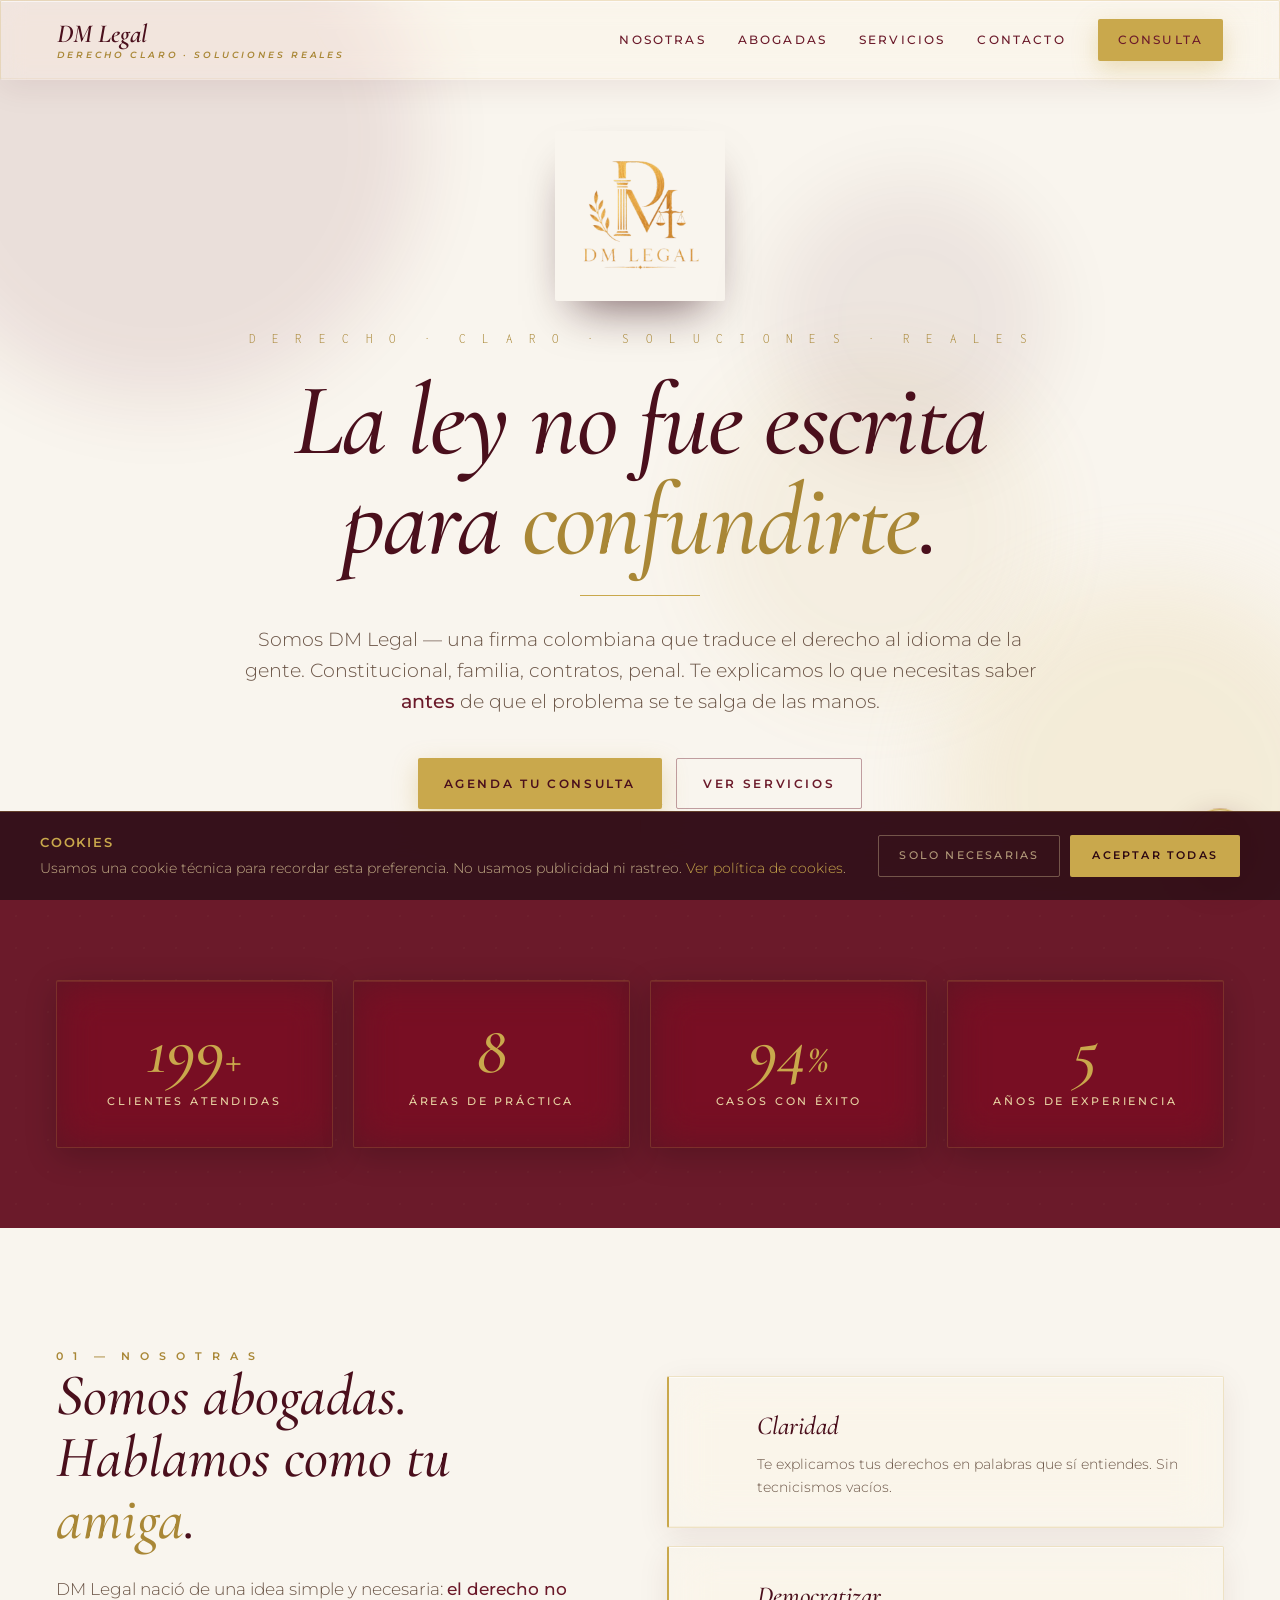
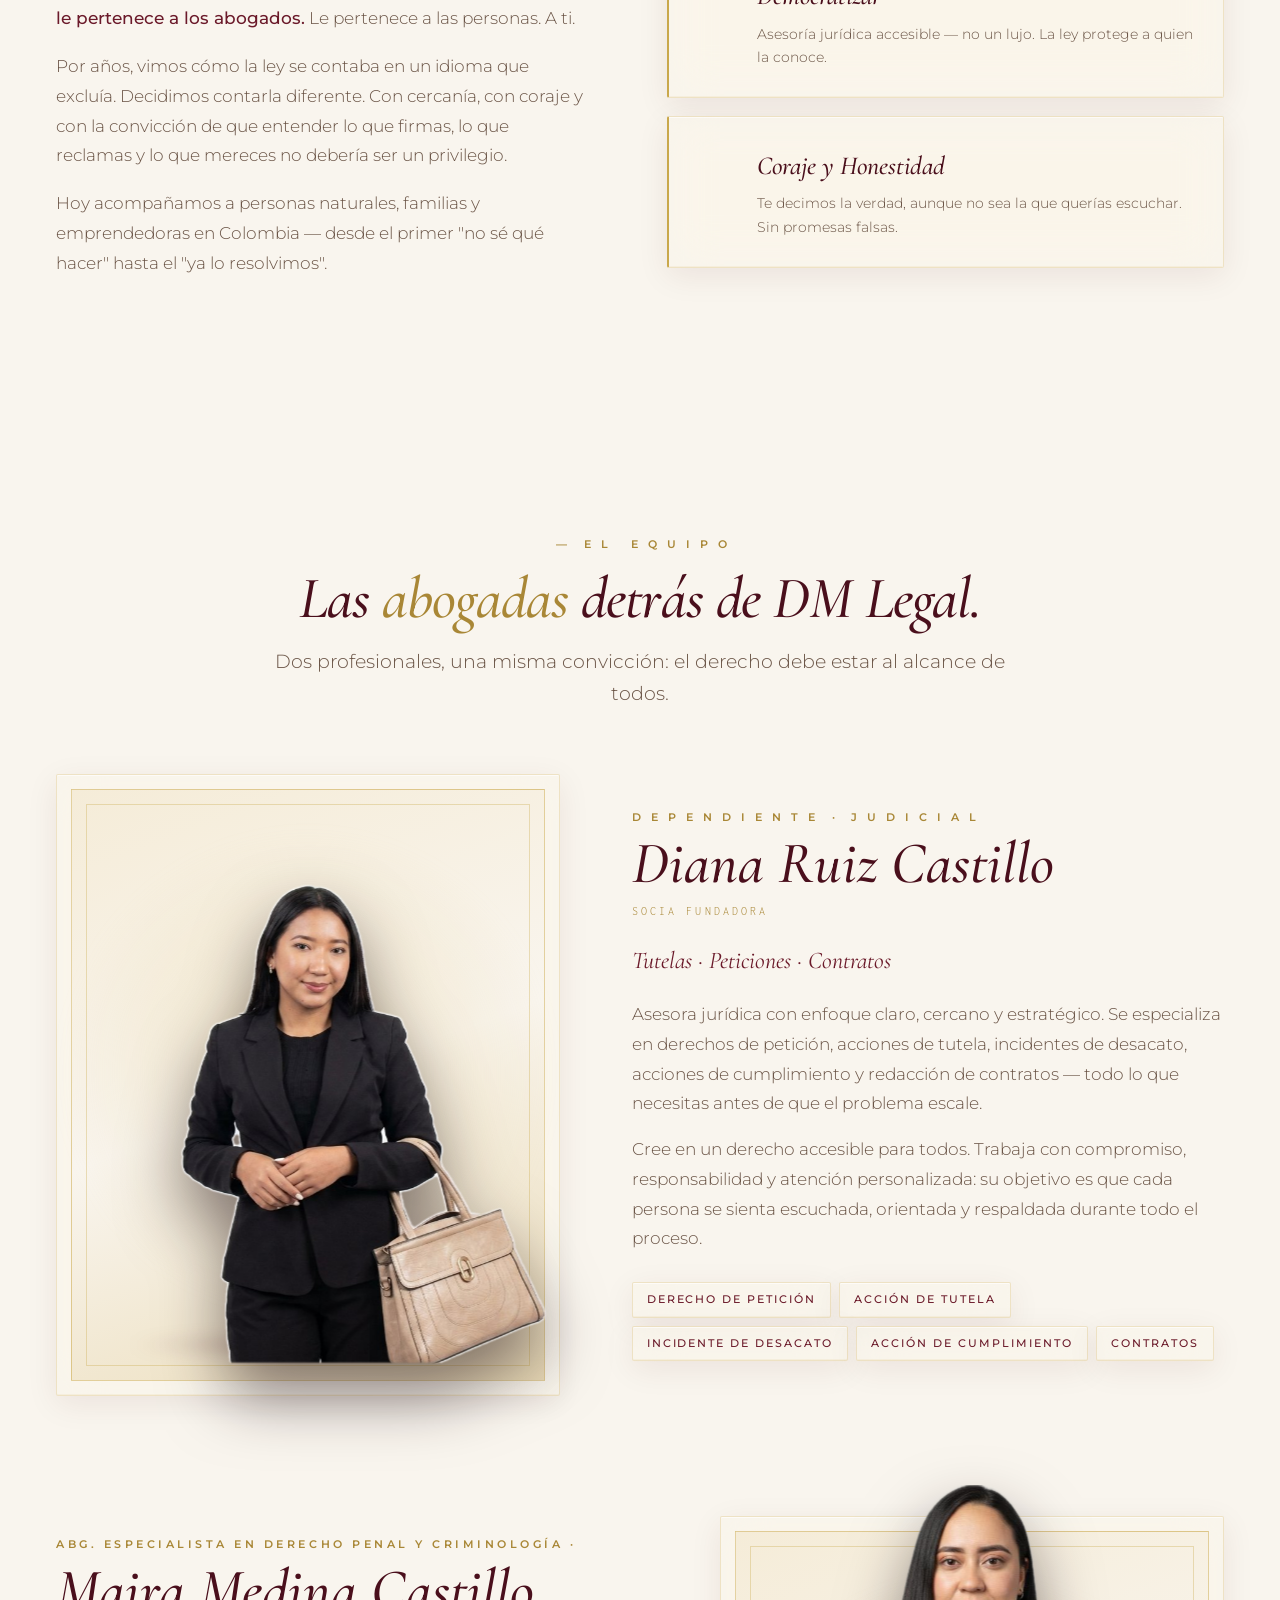
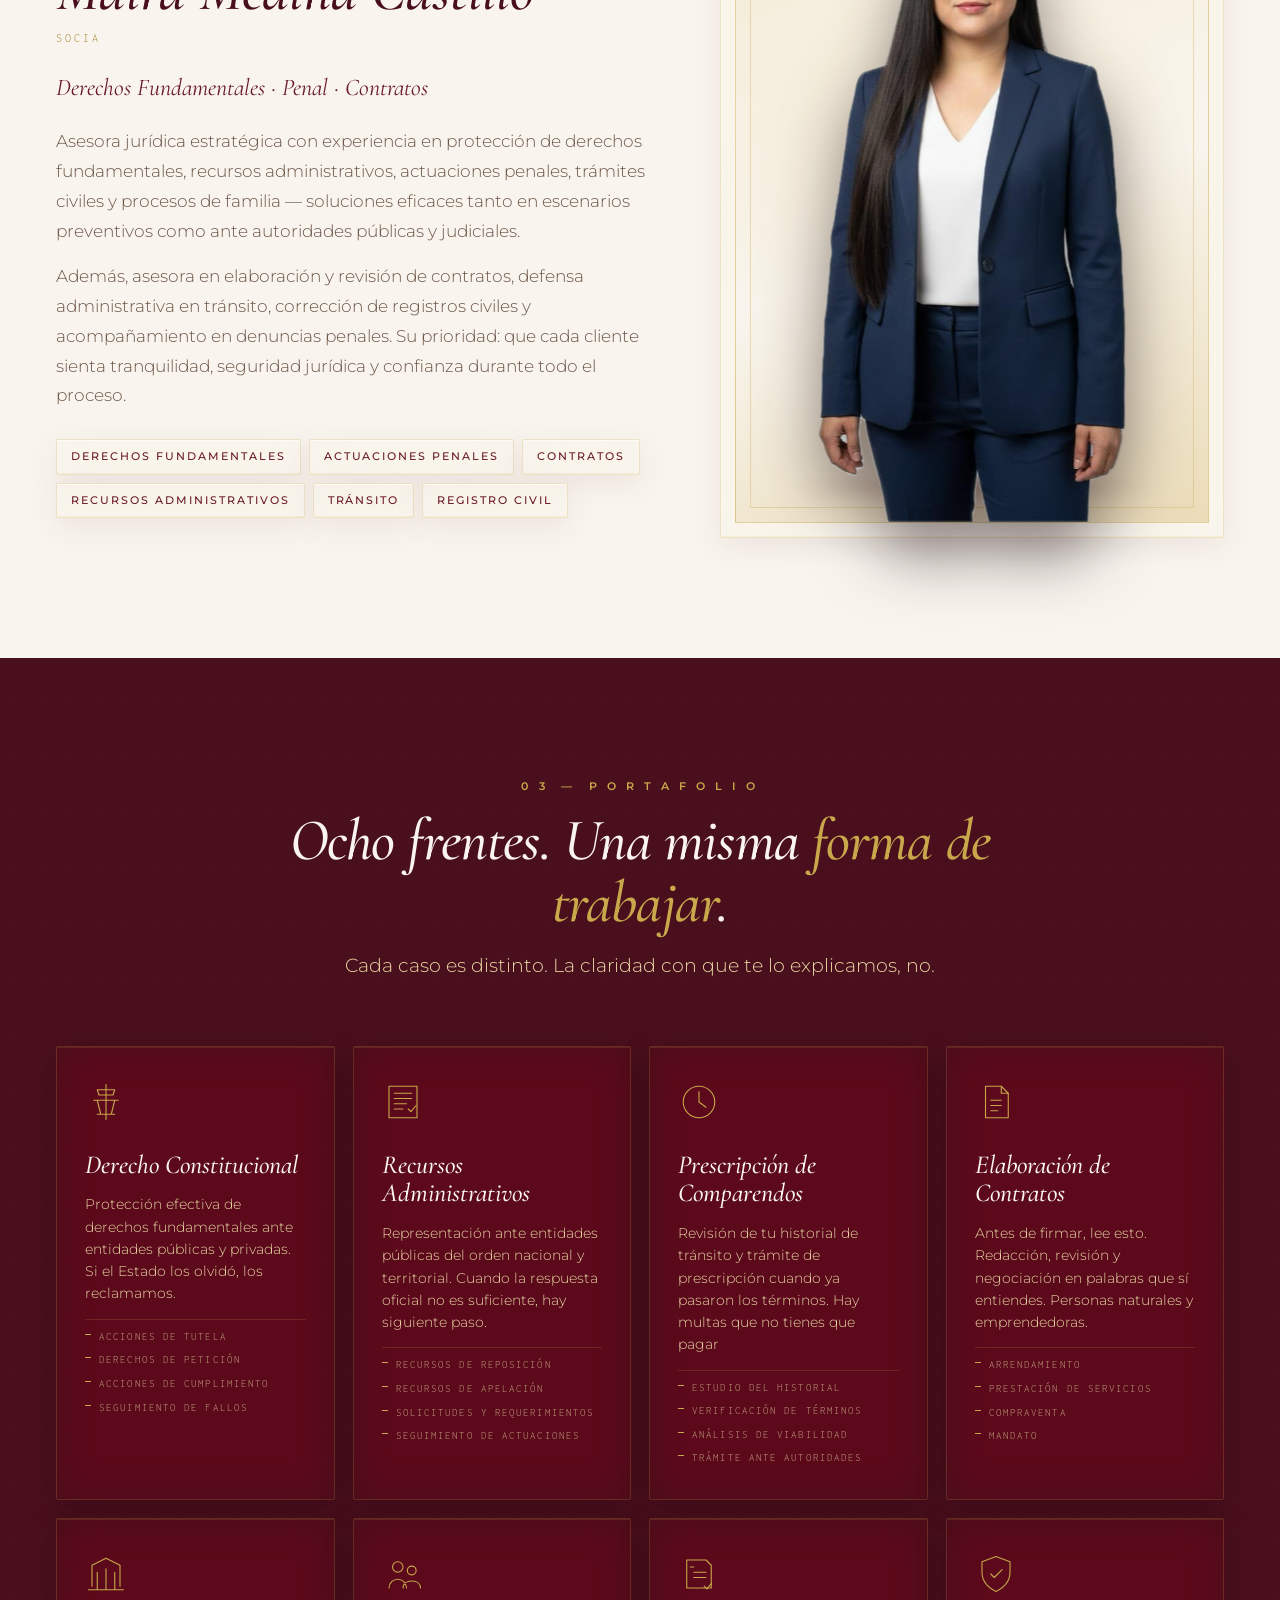
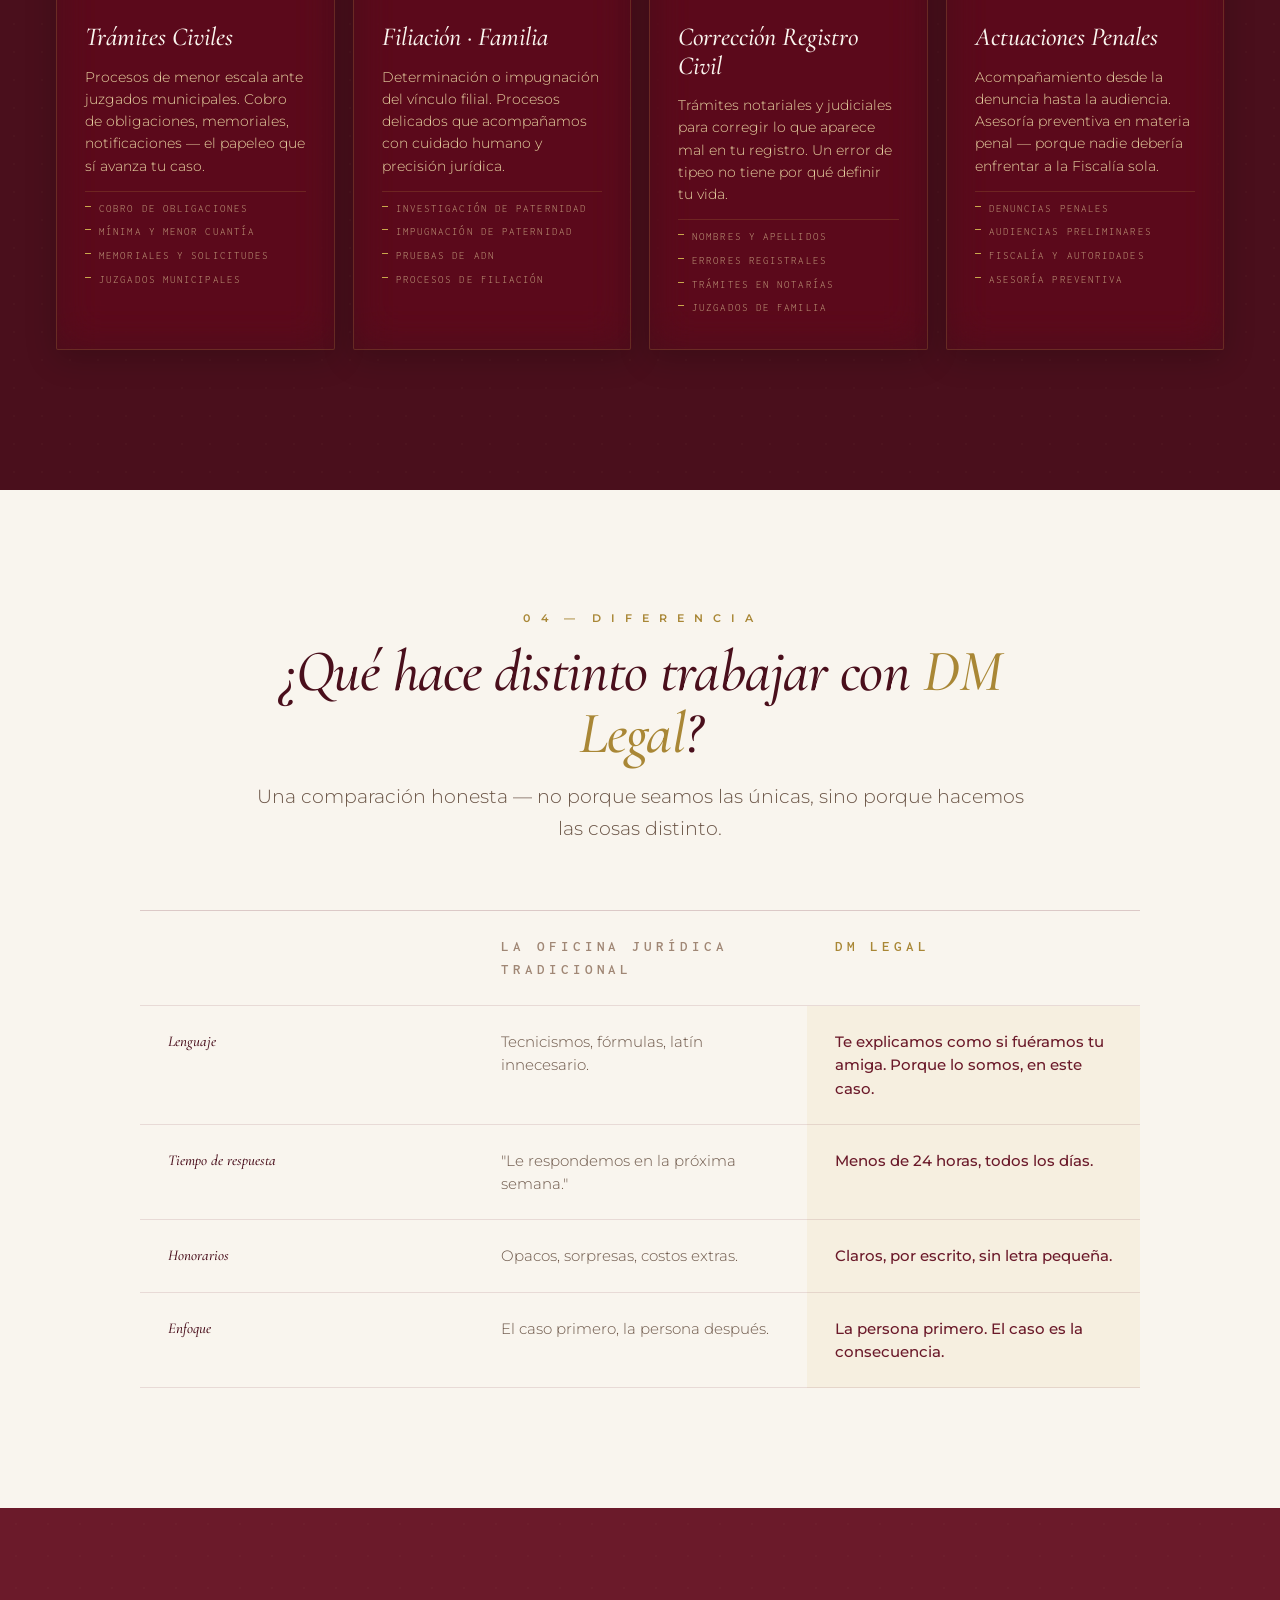
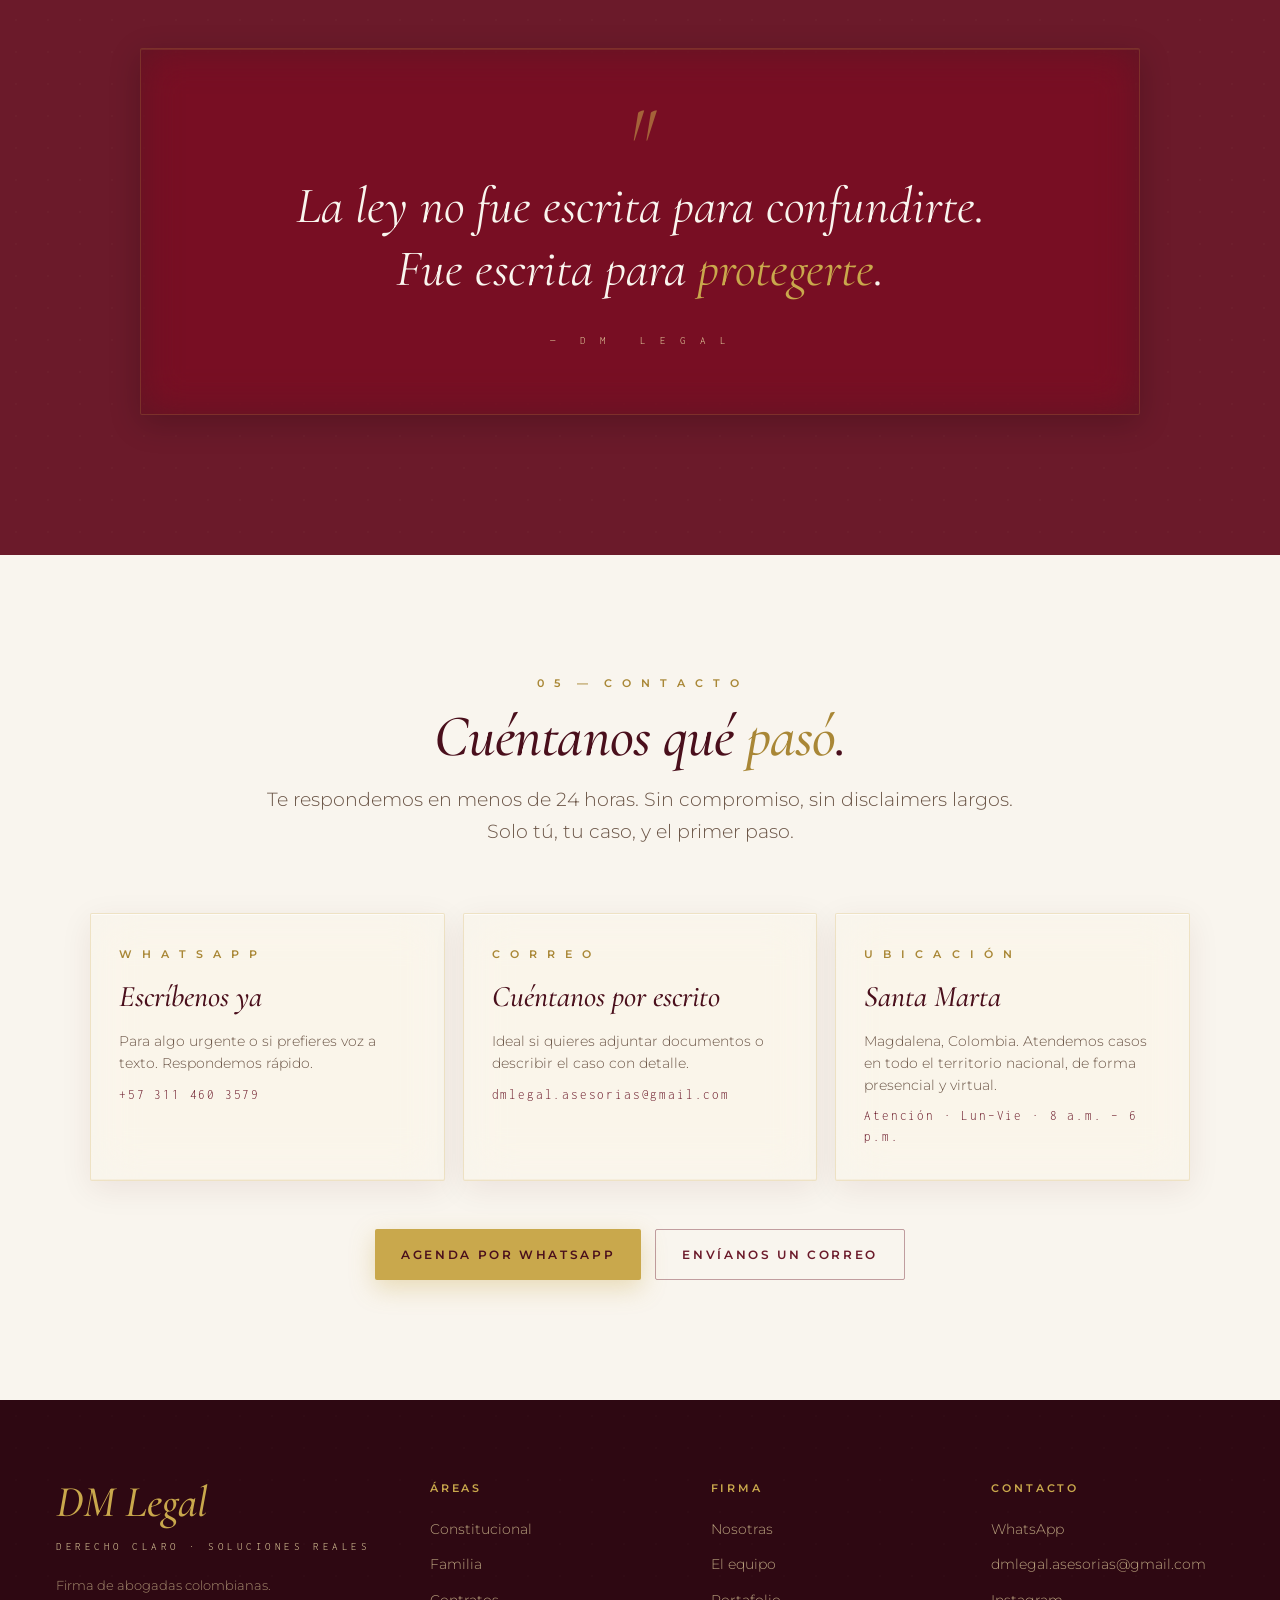
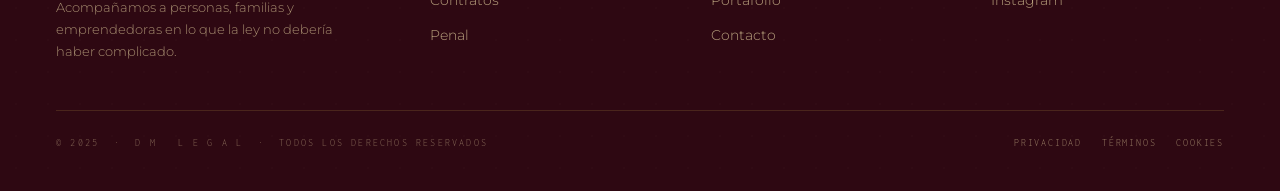
<file: index.html>
<!doctype html>
<html lang="es">
<head>
<meta charset="utf-8">
<meta name="viewport" content="width=device-width,initial-scale=1">
<title>DM Legal · Abogadas en Santa Marta | Tutelas, Peticiones y Contratos</title>
<meta name="description" content="Abogadas en Santa Marta Colombia. DM Legal ofrece asesoría en tutelas, derechos de petición, contratos, actuaciones penales y procesos de familia. Consulta hoy.">
<meta name="theme-color" content="#4A0F1C">
<meta name="keywords" content="abogadas Santa Marta, abogados Santa Marta Colombia, tutela Santa Marta, derecho de petición Colombia, asesoría jurídica Santa Marta, contratos abogado, acción de tutela Colombia, incidente de desacato, acción de cumplimiento, DM Legal, abogadas Magdalena, derecho de familia Santa Marta, actuaciones penales Colombia">
<meta name="geo.region" content="CO-MAG">
<meta name="geo.placename" content="Santa Marta, Magdalena, Colombia">
<meta name="robots" content="index, follow">
<meta name="author" content="DM Legal — Diana Ruiz Castillo y Maira Medina Castillo">
<link rel="canonical" href="https://dmlegal.co/">

<!-- Open Graph -->
<meta property="og:title" content="DM Legal · Abogadas en Santa Marta | Tutelas, Peticiones y Contratos">
<meta property="og:description" content="Firma de abogadas en Santa Marta, Colombia. Asesoría en tutelas, derechos de petición, contratos y procesos penales. Atención personalizada y cercana.">
<meta property="og:type" content="website">
<meta property="og:image" content="assets/logo-dm-legal.jpeg">
<meta property="og:locale" content="es_CO">
<meta property="og:site_name" content="DM Legal">

<!-- Twitter / X Card -->
<meta name="twitter:card" content="summary_large_image">
<meta name="twitter:title" content="DM Legal · Abogadas en Santa Marta">
<meta name="twitter:description" content="Tutelas, peticiones, contratos y más. Asesoría jurídica clara y cercana en Santa Marta, Colombia.">
<meta name="twitter:image" content="assets/logo-dm-legal.jpeg">

<!-- Schema.org — Datos estructurados para Google -->
<script type="application/ld+json">
{
  "@context": "https://schema.org",
  "@type": "LegalService",
  "name": "DM Legal",
  "description": "Firma de abogadas en Santa Marta especializada en tutelas, derechos de petición, contratos, actuaciones penales y procesos de familia.",
  "url": "https://dmlegal.co",
  "telephone": "",
  "address": {
    "@type": "PostalAddress",
    "addressLocality": "Santa Marta",
    "addressRegion": "Magdalena",
    "addressCountry": "CO"
  },
  "areaServed": {
    "@type": "City",
    "name": "Santa Marta"
  },
  "serviceType": ["Tutela", "Derecho de Petición", "Contratos", "Actuaciones Penales", "Procesos de Familia", "Acción de Cumplimiento", "Incidente de Desacato"],
  "founder": [
    { "@type": "Person", "name": "Diana Ruiz Castillo", "jobTitle": "Abogada Dependiente Judicial, Socia Fundadora" },
    { "@type": "Person", "name": "Maira Medina Castillo", "jobTitle": "Abogada Especialista, Socia" }
  ],
  "priceRange": "$$",
  "openingHours": "Mo-Fr 08:00-18:00",
  "sameAs": []
}
</script>

<link rel="preconnect" href="https://fonts.googleapis.com">
<link rel="preconnect" href="https://fonts.gstatic.com" crossorigin>
<link href="https://fonts.googleapis.com/css2?family=Cormorant+Garamond:ital,wght@1,400;1,500;1,600;1,700&family=Inconsolata:wght@400;500;600&family=Montserrat:wght@300;400;500;600;800&display=swap" rel="stylesheet">

<style>
/* ══════════════════════════════════════════════════════════
   DM LEGAL · Design System Tokens
   Identidad de Marca v1.0 · 2025
   ══════════════════════════════════════════════════════════ */
:root {
  /* Paleta oficial */
  --c-guinda:          #4A0F1C;
  --c-borgona:         #6B1A2A;
  --c-oro:             #C9A84C;
  --c-champagne:       #E8D5A3;
  --c-crema:           #F9F5EE;
  --c-guinda-deep:     #2E0812;
  --c-borgona-soft:    #8C2438;
  --c-oro-deep:        #A98736;
  --c-champagne-soft:  #F2E4C2;
  --c-crema-warm:      #EFE7D6;

  /* Superficies semánticas */
  --bg:           var(--c-guinda);
  --bg-2:         var(--c-borgona);
  --bg-elevated:  #561523;
  --fg:           var(--c-crema);
  --fg-2:         var(--c-champagne);
  --fg-muted:     #C9B89A;
  --accent:       var(--c-oro);
  --accent-soft:  var(--c-champagne);
  --rule:         rgba(201,168,76,0.32);
  --rule-soft:    rgba(232,213,163,0.18);

  /* Tipografía */
  --font-display: "Cormorant Garamond", "Garamond", Georgia, serif;
  --font-body:    "Montserrat", "Helvetica Neue", Arial, sans-serif;
  --font-mono:    "Inconsolata", "SF Mono", Menlo, monospace;

  /* Escala tipográfica */
  --fs-hero:    clamp(52px, 8vw, 112px);
  --fs-h1:      clamp(40px, 5vw, 72px);
  --fs-h2:      clamp(32px, 4.6vw, 64px);
  --fs-h3:      22px;
  --fs-lead:    19px;
  --fs-body:    16px;
  --fs-small:   14px;
  --fs-eyebrow: 11px;
  --fs-mono:    12px;

  /* Espaciado */
  --s-1:  4px;  --s-2:  8px;  --s-3:  12px; --s-4:  16px;
  --s-5:  24px; --s-6:  32px; --s-7:  48px; --s-8:  64px;
  --s-9:  96px; --s-10: 128px;

  /* Bordes */
  --border-hair: 1px solid var(--rule);
  --border-gold: 1px solid var(--c-oro);
  --border-soft: 1px solid var(--rule-soft);

  /* Sombras */
  --shadow-2: 0 12px 28px -16px rgba(46,8,18,0.55);
  --shadow-3: 0 24px 48px -20px rgba(46,8,18,0.65);

  /* Movimiento */
  --ease-out:     cubic-bezier(0.23, 1, 0.32, 1);
  --ease-in-out:  cubic-bezier(0.77, 0, 0.175, 1);
  --ease-elegant: cubic-bezier(0.22, 0.61, 0.36, 1);
  --t-quick:  140ms;
  --t-base:   240ms;
  --t-slow:   480ms;

  /* Ornamento */
  --orn-hair: linear-gradient(90deg, transparent, var(--c-oro) 35%, var(--c-oro) 65%, transparent);
}

/* ─── Reset ─── */
*, *::before, *::after { box-sizing: border-box; margin: 0; padding: 0; }
html, body {
  background: var(--c-crema);
  color: var(--c-borgona);
  font-family: var(--font-body);
  font-weight: 300;
  line-height: 1.6;
  -webkit-font-smoothing: antialiased;
  text-rendering: optimizeLegibility;
}
body { overflow-x: hidden; }
img { max-width: 100%; display: block; }
a  { color: inherit; text-decoration: none; }
button { font: inherit; cursor: pointer; border: 0; background: transparent; color: inherit; }
ul { list-style: none; }

/* ─── Superficies glass ─── */
.glass {
  background: rgba(249,245,238,0.45);
  backdrop-filter: blur(24px) saturate(180%);
  -webkit-backdrop-filter: blur(24px) saturate(180%);
  border: 1px solid rgba(201,168,76,0.25);
  box-shadow: 0 8px 32px rgba(74,15,28,0.08), inset 0 1px 0 rgba(255,255,255,0.6), inset 0 -1px 0 rgba(201,168,76,0.10);
  border-radius: 2px;
}
.glass-dark {
  background: rgba(74,15,28,0.35);
  backdrop-filter: blur(20px) saturate(160%);
  -webkit-backdrop-filter: blur(20px) saturate(160%);
  border: 1px solid rgba(201,168,76,0.20);
  box-shadow: 0 8px 32px rgba(0,0,0,0.20), inset 0 1px 0 rgba(201,168,76,0.15);
  border-radius: 2px;
}
@supports not (backdrop-filter: blur(1px)) {
  .glass      { background: rgba(249,245,238,0.92); }
  .glass-dark { background: rgba(74,15,28,0.85); }
}

/* ─── Tipografía utilitaria ─── */
.display {
  font-family: var(--font-display);
  font-style: italic;
  font-weight: 500;
  line-height: 1.02;
  letter-spacing: -0.015em;
}
.eyebrow, .kicker {
  font-family: var(--font-body);
  font-weight: 600;
  font-size: var(--fs-eyebrow);
  letter-spacing: 0.32em;
  text-transform: uppercase;
  color: var(--c-oro-deep);
}
.mono {
  font-family: var(--font-mono);
  font-size: var(--fs-mono);
  letter-spacing: 0.22em;
  text-transform: uppercase;
}
.lead {
  font-size: var(--fs-lead);
  line-height: 1.7;
  font-weight: 300;
  color: #6b5547;
  max-width: 60ch;
}

/* ─── Botones ─── */
.btn {
  display: inline-flex;
  align-items: center;
  gap: 10px;
  padding: 15px 26px;
  font-family: var(--font-body);
  font-weight: 600;
  font-size: 12px;
  letter-spacing: 0.22em;
  text-transform: uppercase;
  border-radius: 2px;
  transition: transform .25s var(--ease-out), background .25s, box-shadow .25s, color .25s;
  cursor: pointer;
  white-space: nowrap;
}
.btn-primary {
  background: var(--c-oro);
  color: var(--c-guinda);
  box-shadow: 0 8px 24px rgba(201,168,76,0.35);
}
.btn-primary:hover {
  background: var(--c-oro-deep);
  transform: translateY(-2px);
  box-shadow: 0 12px 32px rgba(169,135,54,0.45);
}
.btn-ghost {
  background: transparent;
  color: var(--c-borgona);
  border: 1px solid rgba(107,26,42,0.40);
}
.btn-ghost:hover {
  background: rgba(107,26,42,0.06);
  border-color: var(--c-borgona);
}
.btn-on-dark {
  background: transparent;
  color: var(--c-champagne);
  border: 1px solid rgba(232,213,163,0.45);
}
.btn-on-dark:hover {
  background: rgba(232,213,163,0.10);
  border-color: var(--c-oro);
  color: var(--c-oro);
}


/* ─── Revelaciones de entrada ─── */
.reveal, .reveal-left, .reveal-right, .reveal-scale {
  opacity: 0;
  transition: opacity .7s var(--ease-out), transform .7s var(--ease-out);
}
.reveal        { transform: translateY(50px); }
.reveal-left   { transform: translateX(-60px); }
.reveal-right  { transform: translateX(60px); }
.reveal-scale  { transform: scale(0.92); }
.is-visible    { opacity: 1 !important; transform: none !important; }
@media (prefers-reduced-motion: reduce) {
  .reveal, .reveal-left, .reveal-right, .reveal-scale { transform: none; }
  .slide-from-left, .slide-from-right { transform: none; opacity: 1; }
  * { animation: none !important; transition-duration: .01ms !important; }
}

/* ════════════════════════════════════
   NAV
   ════════════════════════════════════ */
.nav {
  position: fixed;
  top: 0; left: 0; right: 0;
  z-index: 100;
  display: flex;
  align-items: center;
  justify-content: space-between;
  padding: 18px 56px;
  height: 80px;
  background: rgba(249,245,238,0.30);
  backdrop-filter: blur(12px) saturate(160%);
  -webkit-backdrop-filter: blur(12px) saturate(160%);
  border-bottom: 1px solid transparent;
  transition: height .2s var(--ease-out), background .2s, border-color .2s;
}
.nav.scrolled {
  height: 64px;
  background: rgba(249,245,238,0.55);
  backdrop-filter: blur(32px) saturate(180%);
  -webkit-backdrop-filter: blur(32px) saturate(180%);
  border-bottom: 1px solid rgba(201,168,76,0.32);
}
.nav-brand { display: flex; align-items: center; gap: 12px; }
.nav-brand-mark {
  font-family: var(--font-display);
  font-style: italic;
  font-weight: 600;
  font-size: 26px;
  color: var(--c-guinda);
  line-height: 1;
}
.nav-brand small {
  display: block;
  font-family: var(--font-body);
  font-weight: 600;
  font-size: 9px;
  letter-spacing: 0.32em;
  text-transform: uppercase;
  color: var(--c-oro-deep);
  margin-top: 3px;
}
.nav-links { display: flex; gap: 32px; align-items: center; }
.nav-links a {
  font-size: 12px;
  font-weight: 500;
  letter-spacing: 0.18em;
  text-transform: uppercase;
  color: var(--c-borgona);
  padding: 4px 0;
  border-bottom: 1px solid transparent;
  transition: color .2s, border-color .2s;
}
.nav-links a:hover { color: var(--c-oro-deep); border-bottom-color: var(--c-oro); }
.nav-burger {
  display: none;
  width: 40px; height: 40px;
  align-items: center;
  justify-content: center;
  cursor: pointer;
}
.nav-burger span {
  width: 22px; height: 1.5px;
  background: var(--c-guinda);
  position: relative;
  transition: transform .25s;
}
.nav-burger span::before,
.nav-burger span::after {
  content: "";
  position: absolute;
  left: 0;
  width: 22px; height: 1.5px;
  background: var(--c-guinda);
  transition: transform .25s;
}
.nav-burger span::before { top: -7px; }
.nav-burger span::after  { top:  7px; }
.nav-burger.open span                 { background: transparent; }
.nav-burger.open span::before { transform: translateY(7px)  rotate(45deg);  }
.nav-burger.open span::after  { transform: translateY(-7px) rotate(-45deg); }

/* ════════════════════════════════════
   HERO
   ════════════════════════════════════ */
.hero {
  position: relative;
  min-height: 100vh;
  padding: 120px 56px 80px;
  display: flex;
  align-items: center;
  justify-content: center;
  overflow: hidden;
  background: var(--c-crema);
}
.hero-blobs {
  position: absolute; inset: 0;
  pointer-events: none;
  z-index: 0;
}
.blob {
  position: absolute;
  border-radius: 50%;
  filter: blur(40px);
  opacity: 0.10;
}
.blob.b1 { width:520px; height:520px; background:var(--c-borgona); top:-120px; left:-100px; animation:floatBlob 22s var(--ease-in-out) infinite; }
.blob.b2 { width:420px; height:420px; background:var(--c-champagne); bottom:-100px; right:-80px; animation:floatBlob 26s var(--ease-in-out) infinite reverse; opacity:0.28; }
.blob.b3 { width:340px; height:340px; background:var(--c-oro); top:40%; left:55%; animation:floatBlob 30s var(--ease-in-out) infinite; opacity:0.08; }
.blob.b4 { width:280px; height:280px; background:var(--c-guinda); top:20%; right:18%; animation:floatBlob 24s var(--ease-in-out) infinite reverse; opacity:0.07; }
@keyframes floatBlob {
  0%,100% { transform: translate(0,0) rotate(0) scale(1); }
  33%      { transform: translate(60px,-40px) rotate(120deg) scale(1.08); }
  66%      { transform: translate(-50px,60px) rotate(240deg) scale(0.94); }
}

.hero-inner {
  position: relative;
  z-index: 1;
  text-align: center;
  max-width: 1000px;
}
.hero-logo {
  width: 170px; height: 170px;
  margin: 0 auto 28px;
  display: flex;
  align-items: center;
  justify-content: center;
  animation: logoIn .9s var(--ease-out) both;
}
.hero-logo img {
  width: 100%; height: 100%;
  object-fit: contain;
  border-radius: 2px;
  box-shadow: var(--shadow-3);
}
@keyframes logoIn { from { opacity:0; transform:scale(0.8); } to { opacity:1; transform:scale(1); } }

.hero-tagline {
  font-family: var(--font-mono);
  font-size: 13px;
  letter-spacing: 0.36em;
  text-transform: uppercase;
  color: var(--c-oro-deep);
  margin-bottom: 20px;
  animation: slideDown .9s .3s var(--ease-out) both;
}
@keyframes slideDown { from { opacity:0; transform:translateY(-30px); } to { opacity:1; transform:translateY(0); } }

.hero h1 {
  font-family: var(--font-display);
  font-style: italic;
  font-weight: 500;
  font-size: var(--fs-hero);
  line-height: 0.98;
  letter-spacing: -0.02em;
  color: var(--c-guinda);
  margin-bottom: 24px;
  animation: slideUp 1s .6s var(--ease-out) both;
}
.hero h1 em { color: var(--c-oro-deep); font-style: italic; }
@keyframes slideUp { from { opacity:0; transform:translateY(40px); } to { opacity:1; transform:translateY(0); } }

.hero-divider {
  width: 0;
  height: 1px;
  background: var(--c-oro);
  margin: 0 auto 28px;
  animation: expand .8s .9s var(--ease-out) forwards;
}
@keyframes expand { to { width: 120px; } }

.hero-sub {
  font-size: 19px;
  line-height: 1.65;
  font-weight: 300;
  color: #6b5547;
  max-width: 62ch;
  margin: 0 auto 40px;
  animation: fade 1s 1.1s var(--ease-out) both;
}
.hero-sub strong { font-weight: 500; color: var(--c-borgona); }
@keyframes fade { from { opacity:0; } to { opacity:1; } }

.hero-ctas {
  display: flex;
  gap: 14px;
  justify-content: center;
  flex-wrap: wrap;
  animation: slideUp 1s 1.3s var(--ease-out) both;
}

.hero-scroll {
  position: absolute;
  bottom: 32px;
  left: 50%;
  transform: translateX(-50%);
  display: flex;
  flex-direction: column;
  align-items: center;
  gap: 10px;
  animation: fade 1s 1.6s var(--ease-out) both;
}
.hero-scroll .mono { color: var(--c-oro-deep); font-size: 10px; letter-spacing: 0.40em; }
.hero-scroll-line {
  width: 1px; height: 48px;
  background: linear-gradient(180deg, var(--c-oro), transparent);
  position: relative;
  overflow: hidden;
}
.hero-scroll-line::after {
  content: "";
  position: absolute;
  top: -24px; left: 0;
  width: 1px; height: 24px;
  background: linear-gradient(180deg, transparent, var(--c-crema));
  animation: scrollDot 2s var(--ease-in-out) infinite;
}
@keyframes scrollDot { 0% { transform:translateY(0); } 100% { transform:translateY(72px); } }

/* ════════════════════════════════════
   STATS
   ════════════════════════════════════ */
.stats {
  background: var(--c-borgona);
  padding: 80px 56px;
  position: relative;
  overflow: hidden;
}
.stats::before {
  content: "";
  position: absolute; inset: 0;
  background-image: radial-gradient(rgba(232,213,163,0.06) 1px, transparent 1px);
  background-size: 32px 32px;
  opacity: 0.5;
}
.stats-grid {
  position: relative;
  max-width: 1200px;
  margin: 0 auto;
  display: grid;
  grid-template-columns: repeat(4, 1fr);
  gap: 20px;
}
.stat { padding: 36px 28px; text-align: center; }
.stat-num {
  font-family: var(--font-display);
  font-style: italic;
  font-weight: 500;
  font-size: 68px;
  line-height: 1;
  color: var(--c-oro);
  margin-bottom: 8px;
}
.stat-num .suffix { font-size: 42px; }
.stat-label {
  font-family: var(--font-body);
  font-weight: 500;
  font-size: 11px;
  letter-spacing: 0.26em;
  text-transform: uppercase;
  color: var(--c-champagne);
}

/* ════════════════════════════════════
   SECCIONES — base compartida
   ════════════════════════════════════ */
section { padding: 120px 56px; position: relative; }
.section-head {
  max-width: 780px;
  margin: 0 auto 64px;
  text-align: center;
}
.section-head h2 {
  font-family: var(--font-display);
  font-style: italic;
  font-weight: 500;
  font-size: var(--fs-h2);
  line-height: 1.05;
  letter-spacing: -0.015em;
  color: var(--c-guinda);
  margin: 14px 0 16px;
}
.section-head h2 em { color: var(--c-oro-deep); font-style: italic; }
.section-head .lead { margin: 0 auto; }

/* ════════════════════════════════════
   NOSOTRAS
   ════════════════════════════════════ */
.nosotras { background: var(--c-crema); }
.nosotras-grid {
  max-width: 1200px;
  margin: 0 auto;
  display: grid;
  grid-template-columns: 1fr 1.05fr;
  gap: 80px;
  align-items: center;
}
.nosotras-text h2 {
  font-family: var(--font-display);
  font-style: italic;
  font-weight: 500;
  font-size: clamp(36px, 4.6vw, 60px);
  line-height: 1.05;
  color: var(--c-guinda);
  margin-bottom: 24px;
}
.nosotras-text h2 em { color: var(--c-oro-deep); }
.nosotras-text p {
  margin-bottom: 18px;
  color: #6b5547;
  font-size: 17px;
  line-height: 1.75;
}
.nosotras-text p strong { font-weight: 500; color: var(--c-borgona); }
.pilares { display: flex; flex-direction: column; gap: 18px; }
.pilar {
  padding: 28px 30px;
  display: flex;
  gap: 22px;
  align-items: flex-start;
  border-left: 2px solid var(--c-oro);
}
.pilar-num {
  font-family: var(--font-mono);
  font-size: 13px;
  letter-spacing: 0.22em;
  color: var(--c-oro-deep);
  min-width: 36px;
  padding-top: 6px;
}
.pilar-body h3 {
  font-family: var(--font-display);
  font-style: italic;
  font-weight: 500;
  font-size: 26px;
  color: var(--c-guinda);
  margin-bottom: 6px;
}
.pilar-body p { font-size: 14px; line-height: 1.65; color: #6b5547; }

/* ════════════════════════════════════
   ABOGADAS
   ════════════════════════════════════ */
.abogadas { background: var(--c-crema); overflow-x: hidden; }
.abogada {
  max-width: 1200px;
  margin: 0 auto;
  display: grid;
  grid-template-columns: 0.85fr 1fr;
  gap: 72px;
  align-items: center;
  padding-bottom: 120px;
}
.abogada.mirror { grid-template-columns: 1fr 0.85fr; }
.abogada.mirror .abogada-card  { order: 2; }
.abogada.mirror .abogada-body  { order: 1; }
.abogada:last-child { padding-bottom: 0; }

.abogada-card { padding: 14px; }
.abogada-foto {
  aspect-ratio: 4/5;
  width: 100%;
  background: linear-gradient(160deg, #f5ecd8 0%, #f9f5ee 50%, #ebdcb8 100%);
  display: flex;
  flex-direction: column;
  align-items: center;
  justify-content: center;
  color: var(--c-oro-deep);
  position: relative;
  border: 1px solid rgba(201,168,76,0.45);
  overflow: hidden;
}
.abogada-foto::before {
  content: "";
  position: absolute; inset: 14px;
  border: 1px solid rgba(201,168,76,0.35);
  pointer-events: none;
}
.abogada-foto::after {
  content: "";
  position: absolute;
  top: 18px; left: 18px;
  width: 28px; height: 28px;
  border-top: 1px solid var(--c-oro);
  border-left: 1px solid var(--c-oro);
}
.abogada-foto-initials {
  font-family: var(--font-display);
  font-style: italic;
  font-weight: 500;
  font-size: 120px;
  line-height: 1;
  color: var(--c-oro);
}
.abogada-foto-hint {
  font-family: var(--font-mono);
  font-size: 10px;
  letter-spacing: 0.28em;
  text-transform: uppercase;
  color: rgba(232,213,163,0.55);
  margin-top: 14px;
}
/* Cutout con fondo removido */
.abogada-foto.has-cutout { display: block; }
.abogada-foto.has-cutout::before {
  content: "";
  position: absolute; inset: 14px;
  border: 1px solid rgba(201,168,76,0.35);
  pointer-events: none;
  z-index: 3;
}
.abogada-foto.has-cutout::after { display: none; }

.abogada-halo {
  position: absolute;
  left: 50%; top: 48%;
  transform: translate(-50%, -50%);
  width: 115%; height: 90%;
  background: radial-gradient(ellipse at center, rgba(201,168,76,0.38) 0%, rgba(232,213,163,0.25) 30%, transparent 65%);
  filter: blur(8px);
  z-index: 1;
  pointer-events: none;
  animation: haloPulse 6s ease-in-out infinite;
}
@keyframes haloPulse {
  0%,100% { opacity:.85; transform:translate(-50%,-50%) scale(1); }
  50%      { opacity:1;   transform:translate(-50%,-50%) scale(1.06); }
}
.abogada-ground {
  position: absolute;
  left: 50%; bottom: 4%;
  transform: translateX(-50%);
  width: 78%; height: 22px;
  background: radial-gradient(ellipse at center, rgba(74,15,28,0.35) 0%, rgba(74,15,28,0.15) 40%, transparent 70%);
  filter: blur(8px);
  z-index: 1;
  pointer-events: none;
}
/* ── Cutout: estado inicial oculto ── */
.abogada-cutout {
  position: absolute;
  left: 50%; bottom: 0;
  height: 108%; width: auto;
  max-width: none;
  z-index: 4;
  opacity: 0;
  filter: drop-shadow(0 32px 32px rgba(20,4,10,0.50));
  /* estado inicial: fuera de pantalla + abajo */
  transform: translateX(-50%) translateY(60px);
  /* transición lenta con delay para que llegue DESPUÉS del card */
  transition:
    transform 3.0s 0.45s cubic-bezier(0.16, 1, 0.3, 1),
    opacity   2.0s 0.35s ease-out;
  will-change: transform, opacity;
}

/* ── Animación flotante (solo activa tras entrar) ── */
@keyframes cutoutFloat {
  0%,100% { transform: translateX(-50%) translateY(0); }
  50%      { transform: translateX(-50%) translateY(-10px); }
}

/* ── Cuando el card está visible: foto entra ── */
.abogada-card.slide-in .abogada-cutout {
  opacity: 1;
  transform: translateX(-50%) translateY(0);
  /* Sin animation: compite con transition en transform y la bloquea */
}
/* Flotación activa solo tras completar la transición de entrada */
.abogada-cutout.is-floating {
  animation: cutoutFloat 7s ease-in-out infinite;
}

.abogada-card:hover .abogada-halo  { opacity: 1; animation-duration: 3s; }
.abogada-card:hover .abogada-cutout {
  filter: drop-shadow(0 40px 40px rgba(20,4,10,0.60))
          drop-shadow(0 0 28px rgba(232,213,163,0.28));
}

/* ── Cards: entran desde fuera de pantalla (móvil) ── */
.abogada-card {
  opacity: 0;
  will-change: transform, opacity;
  transition:
    transform 1.3s cubic-bezier(0.16, 1, 0.3, 1),
    opacity   1.0s cubic-bezier(0.16, 1, 0.3, 1);
}
.slide-from-left  { transform: translateX(-420px); }
.slide-from-right { transform: translateX( 420px); }
.abogada-card.slide-in {
  opacity: 1;
  transform: translateX(0) !important;
}

/* ── DESKTOP: solo la foto entra desde afuera de la página ── */
@media (min-width: 769px) {
  /* El card aparece sin traslado lateral; el fondo ya está visible */
  .abogada-card {
    opacity: 1;
    transition: none;
  }
  .slide-from-left,
  .slide-from-right { transform: none; }
  .abogada-card.slide-in { transform: none !important; }

  /* La foto puede salir del recuadro para viajar desde afuera de la página */
  .abogada-foto.has-cutout { overflow: visible; }

  /* Primera abogada: foto entra desde la izquierda (solo antes de activar) */
  .abogada:not(.mirror) .abogada-card:not(.slide-in) .abogada-cutout {
    transform: translateX(calc(-50% - 1100px)) translateY(0);
  }
  /* Segunda abogada (mirror): foto entra desde la derecha (solo antes de activar) */
  .abogada.mirror .abogada-card:not(.slide-in) .abogada-cutout {
    transform: translateX(calc(-50% + 1100px)) translateY(0);
  }
}
/* Estado sin foto */
.cutout-fallback { position:absolute; left:50%; top:50%; transform:translate(-50%,-50%); display:none; }
.abogada-foto.has-cutout.cutout-missing .cutout-fallback { display: block; }
.abogada-foto.has-cutout.cutout-missing .abogada-halo,
.abogada-foto.has-cutout.cutout-missing .abogada-ground { display: none; }

/* Tag de credencial */
.abogada-credtag {
  position: absolute;
  top: 24px; right: 24px;
  z-index: 4;
  padding: 8px 14px;
  background: rgba(20,4,10,0.45);
  backdrop-filter: blur(12px) saturate(150%);
  -webkit-backdrop-filter: blur(12px) saturate(150%);
  border: 1px solid rgba(201,168,76,0.55);
  border-radius: 999px;
  font-family: var(--font-mono);
  font-size: 10px;
  letter-spacing: 0.28em;
  text-transform: uppercase;
  color: var(--c-oro);
}
@media (prefers-reduced-motion: reduce) {
  .abogada-cutout, .abogada-halo { animation: none !important; }
}

/* Cuerpo de la abogada */
.abogada-body .eyebrow { margin-bottom: 8px; }
.abogada-name {
  font-family: var(--font-display);
  font-style: italic;
  font-weight: 500;
  font-size: clamp(40px, 4.6vw, 60px);
  line-height: 1.0;
  color: var(--c-guinda);
  margin-bottom: 8px;
}
.abogada-role {
  font-family: var(--font-mono);
  font-size: 12px;
  letter-spacing: 0.26em;
  text-transform: uppercase;
  color: var(--c-oro-deep);
  margin-bottom: 24px;
}
.abogada-specialty {
  font-family: var(--font-display);
  font-style: italic;
  font-weight: 400;
  font-size: 24px;
  color: var(--c-borgona);
  margin-bottom: 24px;
  line-height: 1.3;
}
.abogada-bio {
  font-size: 17px;
  line-height: 1.75;
  color: #6b5547;
  margin-bottom: 16px;
}
.abogada-tags { display: flex; gap: 8px; flex-wrap: wrap; margin-top: 28px; }
.tag {
  padding: 8px 14px;
  font-family: var(--font-body);
  font-weight: 500;
  font-size: 11px;
  letter-spacing: 0.18em;
  text-transform: uppercase;
  color: var(--c-borgona);
  transition: transform .2s, color .2s, border-color .2s;
}
.tag:hover { color: var(--c-oro-deep); border-color: var(--c-oro); transform: translateY(-2px); }

/* ════════════════════════════════════
   SERVICIOS
   ════════════════════════════════════ */
.servicios {
  background: var(--c-guinda);
  padding: 120px 56px 140px;
  position: relative;
  overflow: hidden;
}
.servicios::before {
  content: "";
  position: absolute; inset: 0;
  background-image: radial-gradient(rgba(232,213,163,0.045) 1px, transparent 1px);
  background-size: 28px 28px;
  opacity: 0.55;
}
.servicios .section-head h2       { color: var(--c-crema); }
.servicios .section-head h2 em    { color: var(--c-oro); }
.servicios .section-head .lead    { color: var(--c-champagne); }
.servicios .section-head .eyebrow { color: var(--c-oro); }

.servicios-grid {
  position: relative;
  max-width: 1280px;
  margin: 0 auto;
  display: grid;
  grid-template-columns: repeat(4, 1fr);
  gap: 18px;
}
.svc {
  padding: 34px 28px 32px;
  display: flex;
  flex-direction: column;
  gap: 14px;
  position: relative;
  transition: transform .25s var(--ease-out), border-color .25s, background .25s;
}
.svc:hover {
  transform: translateY(-6px);
  border-color: rgba(201,168,76,0.55);
  background: rgba(74,15,28,0.50);
}
.svc-icon { width: 42px; height: 42px; color: var(--c-oro); }
.svc-num {
  font-family: var(--font-mono);
  font-size: 11px;
  letter-spacing: 0.24em;
  color: var(--c-oro);
}
.svc-title {
  font-family: var(--font-display);
  font-style: italic;
  font-weight: 500;
  font-size: 26px;
  line-height: 1.1;
  color: var(--c-crema);
}
.svc-copy {
  font-size: 13.5px;
  line-height: 1.65;
  color: var(--c-champagne);
  font-weight: 300;
}
.svc-list {
  font-family: var(--font-mono);
  font-size: 11px;
  letter-spacing: 0.10em;
  text-transform: uppercase;
  color: rgba(232,213,163,0.70);
  display: flex;
  flex-direction: column;
  gap: 6px;
  padding-top: 8px;
  border-top: 1px solid rgba(201,168,76,0.18);
}
.svc-list li { padding-left: 14px; position: relative; }
.svc-list li::before {
  content: "";
  position: absolute;
  left: 0; top: 6px;
  width: 6px; height: 1px;
  background: var(--c-oro);
}

/* ════════════════════════════════════
   DIFERENCIACIÓN
   ════════════════════════════════════ */
.diff { background: var(--c-crema); }
.diff-table {
  max-width: 1000px;
  margin: 0 auto;
  display: grid;
  grid-template-columns: 1fr 1fr 1fr;
  border-top: 1px solid rgba(107,26,42,0.20);
}
.diff-table > div {
  padding: 24px 28px;
  border-bottom: 1px solid rgba(107,26,42,0.12);
  font-size: 15px;
  line-height: 1.55;
}
.diff-h {
  font-family: var(--font-mono);
  font-size: 11px;
  letter-spacing: 0.26em;
  text-transform: uppercase;
  background: transparent;
  font-weight: 600;
}
.diff-h.col-other { color: #a08775; }
.diff-h.col-dm    { color: var(--c-oro-deep); }
.diff-row-label {
  font-family: var(--font-display);
  font-style: italic;
  font-weight: 500;
  font-size: 20px;
  color: var(--c-guinda);
}
.diff-cell { color: #6b5547; }
.diff-cell.dm {
  color: var(--c-borgona);
  font-weight: 500;
  background: rgba(232,213,163,0.20);
}

/* ════════════════════════════════════
   BANNER QUOTE
   ════════════════════════════════════ */
.banner {
  background: var(--c-borgona);
  padding: 140px 56px;
  position: relative;
  overflow: hidden;
}
.banner::before {
  content: "";
  position: absolute; inset: 0;
  background-image: radial-gradient(rgba(232,213,163,0.05) 1px, transparent 1px);
  background-size: 32px 32px;
  opacity: 0.5;
}
.banner-inner {
  position: relative;
  max-width: 1000px;
  margin: 0 auto;
  padding: 64px;
  text-align: center;
}
.banner-mark {
  font-family: var(--font-display);
  font-style: italic;
  font-size: 90px;
  line-height: 0.6;
  color: var(--c-oro);
  opacity: 0.55;
  margin-bottom: 8px;
}
.banner-quote {
  font-family: var(--font-display);
  font-style: italic;
  font-weight: 400;
  font-size: clamp(32px, 4vw, 52px);
  line-height: 1.22;
  color: var(--c-crema);
  margin-bottom: 32px;
}
.banner-quote em { color: var(--c-oro); font-style: italic; }
.banner-cite {
  font-family: var(--font-mono);
  font-size: 11px;
  letter-spacing: 0.36em;
  text-transform: uppercase;
  color: var(--c-champagne);
}

/* ════════════════════════════════════
   CONTACTO
   ════════════════════════════════════ */
.contacto { background: var(--c-crema); }
.contacto-grid {
  max-width: 1100px;
  margin: 0 auto 48px;
  display: grid;
  grid-template-columns: repeat(3, 1fr);
  gap: 18px;
}
.contacto-card {
  padding: 32px 28px;
  text-align: left;
  display: flex;
  flex-direction: column;
  gap: 10px;
  transition: transform .25s var(--ease-out), border-color .25s;
}
.contacto-card:hover { transform: translateY(-4px); border-color: rgba(201,168,76,0.55); }
.contacto-card .eyebrow { color: var(--c-oro-deep); }
.contacto-card h3 {
  font-family: var(--font-display);
  font-style: italic;
  font-weight: 500;
  font-size: 30px;
  color: var(--c-guinda);
}
.contacto-card p { font-size: 14px; color: #6b5547; line-height: 1.55; }
.contacto-card .mono { color: var(--c-borgona); font-size: 13px; letter-spacing: 0.14em; text-transform: none; }
.contacto-ctas { display: flex; gap: 14px; justify-content: center; flex-wrap: wrap; }

/* ════════════════════════════════════
   FOOTER
   ════════════════════════════════════ */
.footer {
  background: var(--c-guinda-deep);
  padding: 80px 56px 40px;
  color: var(--c-champagne);
  position: relative;
  overflow: hidden;
}
.footer::before {
  content: "";
  position: absolute; inset: 0;
  background-image: radial-gradient(rgba(232,213,163,0.04) 1px, transparent 1px);
  background-size: 32px 32px;
  opacity: 0.4;
}
.footer-inner {
  position: relative;
  max-width: 1200px;
  margin: 0 auto;
  display: grid;
  grid-template-columns: 1.4fr 1fr 1fr 1fr;
  gap: 48px;
  padding-bottom: 48px;
  border-bottom: 1px solid rgba(201,168,76,0.18);
}
.footer-brand {
  font-family: var(--font-display);
  font-style: italic;
  font-weight: 500;
  font-size: 44px;
  color: var(--c-oro);
  line-height: 1;
  margin-bottom: 14px;
}
.footer-tag {
  font-family: var(--font-mono);
  font-size: 11px;
  letter-spacing: 0.32em;
  text-transform: uppercase;
  color: var(--c-champagne);
  margin-bottom: 18px;
}
.footer-desc {
  font-size: 13px;
  line-height: 1.7;
  color: rgba(232,213,163,0.65);
  max-width: 34ch;
}
.footer-col h4 {
  font-family: var(--font-body);
  font-weight: 600;
  font-size: 11px;
  letter-spacing: 0.26em;
  text-transform: uppercase;
  color: var(--c-oro);
  margin-bottom: 18px;
}
.footer-col ul { display: flex; flex-direction: column; gap: 10px; }
.footer-col a { font-size: 13.5px; color: rgba(232,213,163,0.75); transition: color .2s; }
.footer-col a:hover { color: var(--c-oro); }
.footer-bottom {
  position: relative;
  max-width: 1200px;
  margin: 24px auto 0;
  display: flex;
  justify-content: space-between;
  font-family: var(--font-mono);
  font-size: 10px;
  letter-spacing: 0.22em;
  text-transform: uppercase;
  color: rgba(232,213,163,0.45);
}

/* ════════════════════════════════════
   WHATSAPP FAB
   ════════════════════════════════════ */
.wfab {
  position: fixed;
  bottom: 28px; right: 28px;
  z-index: 90;
  width: 64px; height: 64px;
  display: flex;
  align-items: center;
  justify-content: center;
  cursor: pointer;
  border-radius: 50%;
  background: radial-gradient(circle at 30% 25%, rgba(232,213,163,0.55) 0%, rgba(201,168,76,0.42) 35%, rgba(122,28,52,0.55) 100%);
  backdrop-filter: blur(18px) saturate(160%);
  -webkit-backdrop-filter: blur(18px) saturate(160%);
  border: 1px solid rgba(232,213,163,0.45);
  box-shadow: 0 12px 32px rgba(74,15,28,0.32), inset 0 2px 8px rgba(255,255,255,0.30), inset 0 -4px 10px rgba(74,15,28,0.25);
  animation: fabBob 4.5s ease-in-out infinite;
}
.wfab svg {
  width: 30px; height: 30px;
  color: #fff;
  position: relative; z-index: 3;
  filter: drop-shadow(0 1px 3px rgba(74,15,28,0.45));
}
.wfab::before {
  content: "";
  position: absolute; inset: 0;
  border-radius: 50%;
  border: 1.5px solid rgba(201,168,76,0.55);
  animation: ripple1 2.6s ease-out infinite;
}
.wfab::after {
  content: "";
  position: absolute; inset: 0;
  border-radius: 50%;
  border: 1.5px solid rgba(201,168,76,0.40);
  animation: ripple2 2.6s ease-out infinite 1.3s;
}
@keyframes ripple1 { 0%{transform:scale(1);opacity:.85;} 100%{transform:scale(1.8);opacity:0;} }
@keyframes ripple2 { 0%{transform:scale(1);opacity:.75;} 100%{transform:scale(2.0);opacity:0;} }
@keyframes fabBob  { 0%,100%{transform:translateY(0);} 50%{transform:translateY(-6px);} }
.wfab:hover { animation-play-state: paused; transform: translateY(-3px) scale(1.06); transition: transform .3s var(--ease-out); }

.wfab-tip {
  position: absolute;
  right: 74px; top: 50%;
  transform: translateY(-50%) translateX(8px);
  padding: 10px 16px;
  font-family: var(--font-mono);
  font-size: 11px;
  letter-spacing: 0.20em;
  text-transform: uppercase;
  color: var(--c-guinda);
  white-space: nowrap;
  opacity: 0;
  pointer-events: none;
  transition: opacity .25s, transform .25s var(--ease-out);
}
.wfab:hover .wfab-tip { opacity: 1; transform: translateY(-50%) translateX(0); }

/* ════════════════════════════════════
   RESPONSIVE
   ════════════════════════════════════ */
/* ── Tablet / móvil grande (≤ 900px) ── */
@media (max-width: 900px) {
  /* Nav */
  .nav { padding: 14px 22px; }
  .nav-links {
    display: none;
    position: fixed;
    top: 64px; left: 0; right: 0;
    padding: 24px;
    flex-direction: column;
    gap: 20px;
    background: rgba(249,245,238,0.96);
    backdrop-filter: blur(28px);
    -webkit-backdrop-filter: blur(28px);
    border-bottom: 1px solid rgba(201,168,76,0.25);
  }
  .nav-links.open { display: flex; }
  .nav-burger { display: flex; }

  /* Hero */
  .hero { padding: 110px 22px 72px; }
  .hero-logo { width: 130px; height: 130px; }
  .hero-sub { font-size: 17px; }
  .hero-ctas { gap: 10px; }
  .hero-scroll { display: none; }

  /* Secciones */
  section { padding: 72px 22px; }
  .section-head { margin-bottom: 44px; }

  /* Stats */
  .stats { padding: 56px 22px; }
  .stats-grid { grid-template-columns: repeat(2, 1fr); gap: 14px; }
  .stat { padding: 28px 18px; }
  .stat-num { font-size: 52px; }
  .stat-num .suffix { font-size: 34px; }

  /* Nosotras */
  .nosotras-grid { grid-template-columns: 1fr; gap: 40px; }

  /* Abogadas */
  .abogada,
  .abogada.mirror { grid-template-columns: 1fr; gap: 36px; }
  .abogada.mirror .abogada-card,
  .abogada.mirror .abogada-body { order: initial; }
  .abogada { padding-bottom: 72px; }
  .abogada-foto { aspect-ratio: 3/4; }
  .abogada-foto.has-cutout { overflow: visible; }

  /* En móvil el slide lateral saca la tarjeta del viewport por completo;
     cambiamos a slide vertical para que el IntersectionObserver pueda disparar */
  .slide-from-left,
  .slide-from-right { transform: translateY(80px); }

  /* Servicios */
  .servicios { padding: 72px 22px 80px; }
  .servicios-grid { grid-template-columns: repeat(2, 1fr); gap: 14px; }

  /* Diferenciación */
  .diff-table { grid-template-columns: 1fr; }
  .diff-h:first-child { display: none; }
  .diff-h, .diff-table > div { padding: 14px 18px; }

  /* Banner */
  .banner { padding: 80px 22px; }
  .banner-inner { padding: 40px 24px; }

  /* Contacto */
  .contacto-grid { grid-template-columns: 1fr; }

  /* Footer */
  .footer { padding: 56px 22px 32px; }
  .footer-inner { grid-template-columns: 1fr 1fr; gap: 32px; }
  .footer-bottom {
    flex-direction: column;
    gap: 12px;
    align-items: flex-start;
  }
  .footer-bottom > div:last-child {
    display: flex;
    flex-wrap: wrap;
    gap: 16px;
    justify-content: flex-start;
  }

  /* FAB */
  .wfab-tip { display: none; }
}

/* ── Móvil estándar (≤ 520px) ── */
@media (max-width: 520px) {
  .stats-grid { grid-template-columns: repeat(2, 1fr); }
  .servicios-grid { grid-template-columns: 1fr; }
  .footer-inner { grid-template-columns: 1fr; }
  .hero-tagline { letter-spacing: 0.18em; font-size: 10px; }
  .abogada-tags { gap: 6px; }
  .tag { font-size: 10px; padding: 6px 10px; }
  .btn { padding: 13px 20px; font-size: 11px; }
}

/* ── Móvil pequeño (≤ 390px — iPhone SE, Android compacto) ── */
@media (max-width: 390px) {
  .hero { padding: 100px 16px 64px; }
  section { padding: 56px 16px; }
  .stats { padding: 44px 16px; }
  .stats-grid { grid-template-columns: 1fr; gap: 10px; }
  .stat { padding: 22px 16px; }
  .stat-num { font-size: 48px; }
  .servicios { padding: 56px 16px 64px; }
  .banner { padding: 56px 16px; }
  .banner-inner { padding: 28px 18px; }
  .footer { padding: 44px 16px 28px; }
  .nav { padding: 12px 16px; }
  .hero-ctas { flex-direction: column; align-items: center; }
  .hero-ctas .btn { width: 100%; justify-content: center; }
  .contacto-ctas { flex-direction: column; align-items: center; }
  .contacto-ctas .btn { width: 100%; justify-content: center; }
}
</style>
</head>
<body>

<!-- Cursor personalizado -->

<!-- ════════ NAV ════════ -->
<header class="nav glass" id="nav">
  <a class="nav-brand" href="#top">
    <div class="nav-brand-mark">DM Legal<small>Derecho Claro · Soluciones Reales</small></div>
  </a>
  <nav class="nav-links" id="navLinks">
    <a href="#nosotras">Nosotras</a>
    <a href="#abogadas">Abogadas</a>
    <a href="#servicios">Servicios</a>
    <a href="#contacto">Contacto</a>
    <a href="#contacto" class="btn btn-primary" style="padding:11px 20px;">Consulta</a>
  </nav>
  <button class="nav-burger" id="burger" aria-label="Menú"><span></span></button>
</header>

<!-- ════════ HERO ════════ -->
<section class="hero" id="top">
  <div class="hero-blobs">
    <div class="blob b1" data-parallax="0.05"></div>
    <div class="blob b2" data-parallax="0.04"></div>
    <div class="blob b3" data-parallax="0.06"></div>
    <div class="blob b4" data-parallax="0.03"></div>
  </div>
  <div class="hero-inner">
    <div class="hero-logo">
      <img src="assets/logo-dm-legal.png" alt="DM Legal" onerror="this.src='assets/logo-dm-legal.jpeg'">
    </div>
    <div class="hero-tagline">D E R E C H O &nbsp;·&nbsp; C L A R O &nbsp;·&nbsp; S O L U C I O N E S &nbsp;·&nbsp; R E A L E S</div>
    <h1>La ley no fue escrita<br>para <em>confundirte</em>.</h1>
    <div class="hero-divider"></div>
    <p class="hero-sub">Somos DM Legal — una firma colombiana que traduce el derecho al idioma de la gente. Constitucional, familia, contratos, penal. Te explicamos lo que necesitas saber <strong>antes</strong> de que el problema se te salga de las manos.</p>
    <div class="hero-ctas">
      <a class="btn btn-primary" href="#contacto">Agenda tu consulta</a>
      <a class="btn btn-ghost" href="#servicios">Ver servicios</a>
    </div>
  </div>
  <div class="hero-scroll">
    <div class="mono">Scroll</div>
    <div class="hero-scroll-line"></div>
  </div>
</section>

<!-- ════════ STATS ════════ -->
<section class="stats">
  <div class="stats-grid">
    <div class="stat glass-dark reveal-scale">
      <div class="stat-num"><span data-count="200">0</span><span class="suffix">+</span></div>
      <div class="stat-label">Clientes Atendidas</div>
    </div>
    <div class="stat glass-dark reveal-scale">
      <div class="stat-num"><span data-count="8">0</span></div>
      <div class="stat-label">Áreas de Práctica</div>
    </div>
    <div class="stat glass-dark reveal-scale">
      <div class="stat-num"><span data-count="95">0</span><span class="suffix">%</span></div>
      <div class="stat-label">Casos con Éxito</div>
    </div>
    <div class="stat glass-dark reveal-scale">
      <div class="stat-num"><span data-count="5">0</span></div>
      <div class="stat-label">Años de Experiencia</div>
    </div>
  </div>
</section>

<!-- ════════ NOSOTROS ════════ -->
<section class="nosotras" id="nosotras">
  <div class="nosotras-grid">
    <div class="nosotras-text reveal-left">
      <div class="eyebrow">0 1 &nbsp;—&nbsp; N O S O T R A S</div>
      <h2>Somos abogadas. Hablamos como tu <em>amiga</em>.</h2>
      <p>DM Legal nació de una idea simple y necesaria: <strong>el derecho no le pertenece a los abogados.</strong> Le pertenece a las personas. A ti.</p>
      <p>Por años, vimos cómo la ley se contaba en un idioma que excluía. Decidimos contarla diferente. Con cercanía, con coraje y con la convicción de que entender lo que firmas, lo que reclamas y lo que mereces no debería ser un privilegio.</p>
      <p>Hoy acompañamos a personas naturales, familias y emprendedoras en Colombia — desde el primer "no sé qué hacer" hasta el "ya lo resolvimos".</p>
    </div>
    <div class="pilares reveal-right">
      <div class="pilar glass">
        <div class="pilar-num"></div>
        <div class="pilar-body">
          <h3>Claridad</h3>
          <p>Te explicamos tus derechos en palabras que sí entiendes. Sin tecnicismos vacíos.</p>
        </div>
      </div>
      <div class="pilar glass">
        <div class="pilar-num"></div>
        <div class="pilar-body">
          <h3>Democratizar</h3>
          <p>Asesoría jurídica accesible — no un lujo. La ley protege a quien la conoce.</p>
        </div>
      </div>
      <div class="pilar glass">
        <div class="pilar-num"></div>
        <div class="pilar-body">
          <h3>Coraje y Honestidad</h3>
          <p>Te decimos la verdad, aunque no sea la que querías escuchar. Sin promesas falsas.</p>
        </div>
      </div>
    </div>
  </div>
</section>

<!-- ════════ ABOGADAS ════════ -->
<section class="abogadas" id="abogadas">
  <div class="section-head reveal">
    <div class="eyebrow">&nbsp;—&nbsp; E L &nbsp; E Q U I P O</div>
    <h2>Las <em>abogadas</em> detrás de DM Legal.</h2>
    <p class="lead">Dos profesionales, una misma convicción: el derecho debe estar al alcance de todos.</p>
  </div>

  <!-- Abogada 01 -->
  <div class="abogada">
    <div class="abogada-card glass slide-from-left">
      <div class="abogada-foto has-cutout">
        <div class="abogada-halo"></div>
        <div class="abogada-ground"></div>
        <img class="abogada-cutout"
             src="assets/diana-abogada.png"
             alt="Diana Ruiz — Abogada DM Legal"
             onerror="this.style.display='none';this.parentElement.classList.add('cutout-missing');">
        <div class="abogada-foto-initials cutout-fallback">D</div>
      </div>
    </div>
    <div class="abogada-body reveal-right">
      <div class="eyebrow">D E P E N D I E N T E &nbsp;·&nbsp; J U D I C I A L</div>
      <div class="abogada-name">Diana Ruiz Castillo</div>
      <div class="abogada-role">Socia Fundadora</div>
      <div class="abogada-specialty">Tutelas · Peticiones · Contratos</div>
      <p class="abogada-bio">Asesora jurídica con enfoque claro, cercano y estratégico. Se especializa en derechos de petición, acciones de tutela, incidentes de desacato, acciones de cumplimiento y redacción de contratos — todo lo que necesitas antes de que el problema escale.</p>
      <p class="abogada-bio">Cree en un derecho accesible para todos. Trabaja con compromiso, responsabilidad y atención personalizada: su objetivo es que cada persona se sienta escuchada, orientada y respaldada durante todo el proceso.</p>
      <div class="abogada-tags">
        <div class="tag glass">Derecho de Petición</div>
        <div class="tag glass">Acción de Tutela</div>
        <div class="tag glass">Incidente de Desacato</div>
        <div class="tag glass">Acción de Cumplimiento</div>
        <div class="tag glass">Contratos</div>
      </div>
    </div>
  </div>

  <!-- Abogada 02 -->
  <div class="abogada mirror">
    <div class="abogada-card glass slide-from-right">
      <div class="abogada-foto has-cutout">
        <div class="abogada-halo"></div>
        <div class="abogada-ground"></div>
        <img class="abogada-cutout"
             src="assets/abogada-02.png"
             alt="Maira Medina Castillo — Abogada DM Legal"
             onerror="this.style.display='none';this.parentElement.classList.add('cutout-missing');">
        <div class="abogada-foto-initials cutout-fallback">M</div>
      </div>
    </div>
    <div class="abogada-body reveal-left">
      <div class="eyebrow">Abg. Especialista en Derecho Penal y Criminología&nbsp;·&nbsp;</div>
      <div class="abogada-name">Maira Medina Castillo</div>
      <div class="abogada-role">Socia</div>
      <div class="abogada-specialty">Derechos Fundamentales · Penal · Contratos</div>
      <p class="abogada-bio">Asesora jurídica estratégica con experiencia en protección de derechos fundamentales, recursos administrativos, actuaciones penales, trámites civiles y procesos de familia — soluciones eficaces tanto en escenarios preventivos como ante autoridades públicas y judiciales.</p>
      <p class="abogada-bio">Además, asesora en elaboración y revisión de contratos, defensa administrativa en tránsito, corrección de registros civiles y acompañamiento en denuncias penales. Su prioridad: que cada cliente sienta tranquilidad, seguridad jurídica y confianza durante todo el proceso.</p>
      <div class="abogada-tags">
        <div class="tag glass">Derechos Fundamentales</div>
        <div class="tag glass">Actuaciones Penales</div>
        <div class="tag glass">Contratos</div>
        <div class="tag glass">Recursos Administrativos</div>
        <div class="tag glass">Tránsito</div>
        <div class="tag glass">Registro Civil</div>
      </div>
    </div>
  </div>
</section>

<!-- ════════ SERVICIOS ════════ -->
<section class="servicios" id="servicios">
  <div class="section-head reveal">
    <div class="eyebrow">0 3 &nbsp;—&nbsp; P O R T A F O L I O</div>
    <h2>Ocho frentes. Una misma <em>forma de trabajar</em>.</h2>
    <p class="lead">Cada caso es distinto. La claridad con que te lo explicamos, no.</p>
  </div>
  <div class="servicios-grid">

    <article class="svc glass-dark reveal-scale">
      <svg class="svc-icon" viewBox="0 0 48 48" fill="none" stroke="currentColor" stroke-width="1.25" stroke-linecap="round" stroke-linejoin="round">
        <path d="M24 4v40M14 10h20l-2 6H16zM10 22h28M14 22l4 16M34 22l-4 16M14 38h20"/>
      </svg>
      <div class="svc-num"></div>
      <h3 class="svc-title">Derecho Constitucional</h3>
      <p class="svc-copy">Protección efectiva de derechos fundamentales ante entidades públicas y privadas. Si el Estado los olvidó, los reclamamos.</p>
      <ul class="svc-list">
        <li>Acciones de tutela</li>
        <li>Derechos de petición</li>
        <li>Acciones de cumplimiento</li>
        <li>Seguimiento de fallos</li>
      </ul>
    </article>

    <article class="svc glass-dark reveal-scale">
      <svg class="svc-icon" viewBox="0 0 48 48" fill="none" stroke="currentColor" stroke-width="1.25" stroke-linecap="round" stroke-linejoin="round">
        <rect x="8" y="6" width="32" height="36"/><path d="M14 14h20M14 20h20M14 26h14M14 32h10"/><path d="M30 32l3 3 6-7"/>
      </svg>
      <div class="svc-num"></div>
      <h3 class="svc-title">Recursos Administrativos</h3>
      <p class="svc-copy">Representación ante entidades públicas del orden nacional y territorial. Cuando la respuesta oficial no es suficiente, hay siguiente paso.</p>
      <ul class="svc-list">
        <li>Recursos de reposición</li>
        <li>Recursos de apelación</li>
        <li>Solicitudes y requerimientos</li>
        <li>Seguimiento de actuaciones</li>
      </ul>
    </article>

    <article class="svc glass-dark reveal-scale">
      <svg class="svc-icon" viewBox="0 0 48 48" fill="none" stroke="currentColor" stroke-width="1.25" stroke-linecap="round" stroke-linejoin="round">
        <circle cx="24" cy="24" r="18"/><path d="M24 12v12l8 6"/>
      </svg>
      <div class="svc-num"></div>
      <h3 class="svc-title">Prescripción de Comparendos</h3>
      <p class="svc-copy">Revisión de tu historial de tránsito y trámite de prescripción cuando ya pasaron los términos. Hay multas que no tienes que pagar</p>
      <ul class="svc-list">
        <li>Estudio del historial</li>
        <li>Verificación de términos</li>
        <li>Análisis de viabilidad</li>
        <li>Trámite ante autoridades</li>
      </ul>
    </article>

    <article class="svc glass-dark reveal-scale">
      <svg class="svc-icon" viewBox="0 0 48 48" fill="none" stroke="currentColor" stroke-width="1.25" stroke-linecap="round" stroke-linejoin="round">
        <path d="M12 6h18l8 8v28H12z"/><path d="M30 6v8h8M18 22h12M18 28h12M18 34h8"/>
      </svg>
      <div class="svc-num"></div>
      <h3 class="svc-title">Elaboración de Contratos</h3>
      <p class="svc-copy">Antes de firmar, lee esto. Redacción, revisión y negociación en palabras que sí entiendes. Personas naturales y emprendedoras.</p>
      <ul class="svc-list">
        <li>Arrendamiento</li>
        <li>Prestación de servicios</li>
        <li>Compraventa</li>
        <li>Mandato</li>
      </ul>
    </article>

    <article class="svc glass-dark reveal-scale">
      <svg class="svc-icon" viewBox="0 0 48 48" fill="none" stroke="currentColor" stroke-width="1.25" stroke-linecap="round" stroke-linejoin="round">
        <path d="M8 38V14l16-8 16 8v24"/><path d="M4 42h40M14 42V22M24 42V18M34 42V22"/>
      </svg>
      <div class="svc-num"></div>
      <h3 class="svc-title">Trámites Civiles</h3>
      <p class="svc-copy">Procesos de menor escala ante juzgados municipales. Cobro de obligaciones, memoriales, notificaciones — el papeleo que sí avanza tu caso.</p>
      <ul class="svc-list">
        <li>Cobro de obligaciones</li>
        <li>Mínima y menor cuantía</li>
        <li>Memoriales y solicitudes</li>
        <li>Juzgados municipales</li>
      </ul>
    </article>

    <article class="svc glass-dark reveal-scale">
      <svg class="svc-icon" viewBox="0 0 48 48" fill="none" stroke="currentColor" stroke-width="1.25" stroke-linecap="round" stroke-linejoin="round">
        <circle cx="18" cy="16" r="6"/><circle cx="34" cy="20" r="5"/>
        <path d="M8 40c0-6 5-10 10-10s10 4 10 10M24 40c0-5 4-8 10-8s10 3 10 8"/>
      </svg>
      <div class="svc-num"></div>
      <h3 class="svc-title">Filiación · Familia</h3>
      <p class="svc-copy">Determinación o impugnación del vínculo filial. Procesos delicados que acompañamos con cuidado humano y precisión jurídica.</p>
      <ul class="svc-list">
        <li>Investigación de paternidad</li>
        <li>Impugnación de paternidad</li>
        <li>Pruebas de ADN</li>
        <li>Procesos de filiación</li>
      </ul>
    </article>

    <article class="svc glass-dark reveal-scale">
      <svg class="svc-icon" viewBox="0 0 48 48" fill="none" stroke="currentColor" stroke-width="1.25" stroke-linecap="round" stroke-linejoin="round">
        <path d="M10 8h22l6 6v26H10z"/><path d="M18 22h14M18 28h14M14 16h4"/>
        <path d="M30 38l3 3 5-6"/>
      </svg>
      <div class="svc-num"></div>
      <h3 class="svc-title">Corrección Registro Civil</h3>
      <p class="svc-copy">Trámites notariales y judiciales para corregir lo que aparece mal en tu registro. Un error de tipeo no tiene por qué definir tu vida.</p>
      <ul class="svc-list">
        <li>Nombres y apellidos</li>
        <li>Errores registrales</li>
        <li>Trámites en notarías</li>
        <li>Juzgados de familia</li>
      </ul>
    </article>

    <article class="svc glass-dark reveal-scale">
      <svg class="svc-icon" viewBox="0 0 48 48" fill="none" stroke="currentColor" stroke-width="1.25" stroke-linecap="round" stroke-linejoin="round">
        <path d="M24 4l16 6v12c0 12-8 18-16 22-8-4-16-10-16-22V10z"/>
        <path d="M18 24l4 4 9-9"/>
      </svg>
      <div class="svc-num"></div>
      <h3 class="svc-title">Actuaciones Penales</h3>
      <p class="svc-copy">Acompañamiento desde la denuncia hasta la audiencia. Asesoría preventiva en materia penal — porque nadie debería enfrentar a la Fiscalía sola.</p>
      <ul class="svc-list">
        <li>Denuncias penales</li>
        <li>Audiencias preliminares</li>
        <li>Fiscalía y autoridades</li>
        <li>Asesoría preventiva</li>
      </ul>
    </article>

  </div>
</section>

<!-- ════════ DIFERENCIACIÓN ════════ -->
<section class="diff">
  <div class="section-head reveal">
    <div class="eyebrow">0 4 &nbsp;—&nbsp; D I F E R E N C I A</div>
    <h2>¿Qué hace distinto trabajar con <em>DM Legal</em>?</h2>
    <p class="lead">Una comparación honesta — no porque seamos las únicas, sino porque hacemos las cosas distinto.</p>
  </div>
  <div class="diff-table reveal">
    <div class="diff-h"></div>
    <div class="diff-h col-other">La oficina jurídica tradicional</div>
    <div class="diff-h col-dm">DM Legal</div>

    <div class="diff-row-label">Lenguaje</div>
    <div class="diff-cell">Tecnicismos, fórmulas, latín innecesario.</div>
    <div class="diff-cell dm">Te explicamos como si fuéramos tu amiga. Porque lo somos, en este caso.</div>
    
    <div class="diff-row-label">Tiempo de respuesta</div>
    <div class="diff-cell">"Le respondemos en la próxima semana."</div>
    <div class="diff-cell dm">Menos de 24 horas, todos los días.</div>

    <div class="diff-row-label">Honorarios</div>
    <div class="diff-cell">Opacos, sorpresas, costos extras.</div>
    <div class="diff-cell dm">Claros, por escrito, sin letra pequeña.</div>

    <div class="diff-row-label">Enfoque</div>
    <div class="diff-cell">El caso primero, la persona después.</div>
    <div class="diff-cell dm">La persona primero. El caso es la consecuencia.</div>
  </div>
</section>

<!-- ════════ BANNER QUOTE ════════ -->
<section class="banner">
  <div class="banner-inner glass-dark reveal-scale">
    <div class="banner-mark">"</div>
    <div class="banner-quote">La ley no fue escrita para confundirte.<br>Fue escrita para <em>protegerte</em>.</div>
    <div class="banner-cite">— &nbsp;D M &nbsp; L E G A L</div>
  </div>
</section>

<!-- ════════ CONTACTO ════════ -->
<section class="contacto" id="contacto">
  <div class="section-head reveal">
    <div class="eyebrow">0 5 &nbsp;—&nbsp; C O N T A C T O</div>
    <h2>Cuéntanos qué <em>pasó</em>.</h2>
    <p class="lead">Te respondemos en menos de 24 horas. Sin compromiso, sin disclaimers largos. Solo tú, tu caso, y el primer paso.</p>
  </div>
  <div class="contacto-grid">
    <a class="contacto-card glass reveal" href="https://wa.link/xecgf9" target="_blank" rel="noopener">
      <div class="eyebrow">W H A T S A P P</div>
      <h3>Escríbenos ya</h3>
      <p>Para algo urgente o si prefieres voz a texto. Respondemos rápido.</p>
      <div class="mono">+57 311 460 3579</div>
    </a>
    <a class="contacto-card glass reveal" href="mailto:dmlegal.asesorias@gmail.com">
      <div class="eyebrow">C O R R E O</div>
      <h3>Cuéntanos por escrito</h3>
      <p>Ideal si quieres adjuntar documentos o describir el caso con detalle.</p>
      <div class="mono">dmlegal.asesorias@gmail.com</div>
    </a>
    <div class="contacto-card glass reveal">
      <div class="eyebrow">U B I C A C I Ó N</div>
      <h3>Santa Marta</h3>
      <p>Magdalena, Colombia. Atendemos casos en todo el territorio nacional, de forma presencial y virtual.</p>
      <div class="mono">Atención · Lun–Vie · 8 a.m. – 6 p.m.</div>
    </div>
  </div>
  <div class="contacto-ctas">
    <a class="btn btn-primary" href="https://wa.link/xecgf9" target="_blank" rel="noopener">Agenda por WhatsApp</a>
    <a class="btn btn-ghost" href="mailto:dmlegal.asesorias@gmail.com">Envíanos un correo</a>
  </div>
</section>

<!-- ════════ FOOTER ════════ -->
<footer class="footer">
  <div class="footer-inner">
    <div>
      <div class="footer-brand">DM Legal</div>
      <div class="footer-tag">Derecho Claro · Soluciones Reales</div>
      <p class="footer-desc">Firma de abogadas colombianas. Acompañamos a personas, familias y emprendedoras en lo que la ley no debería haber complicado.</p>
    </div>
    <div class="footer-col">
      <h4>Áreas</h4>
      <ul>
        <li><a href="#servicios">Constitucional</a></li>
        <li><a href="#servicios">Familia</a></li>
        <li><a href="#servicios">Contratos</a></li>
        <li><a href="#servicios">Penal</a></li>
      </ul>
    </div>
    <div class="footer-col">
      <h4>Firma</h4>
      <ul>
        <li><a href="#nosotras">Nosotras</a></li>
        <li><a href="#abogadas">El equipo</a></li>
        <li><a href="#servicios">Portafolio</a></li>
        <li><a href="#contacto">Contacto</a></li>
      </ul>
    </div>
    <div class="footer-col">
      <h4>Contacto</h4>
      <ul>
        <li><a href="https://wa.link/xecgf9" target="_blank" rel="noopener">WhatsApp</a></li>
        <li><a href="mailto:dmlegal.asesorias@gmail.com">dmlegal.asesorias@gmail.com</a></li>
        <li><a href="https://www.instagram.com/dmlegal.co?igsh=NGU2NXYwd3pzNTUy" target="_blank" rel="noopener noreferrer">Instagram</a></li>
      </ul>
    </div>
  </div>
  <div class="footer-bottom">
    <div>© 2025 &nbsp;· &nbsp;D M &nbsp; L E G A L &nbsp;· &nbsp;Todos los derechos reservados</div>
    <div style="display:flex;gap:20px;align-items:center;flex-wrap:wrap;justify-content:flex-end;">
      <a href="legal/privacidad.html" style="color:rgba(232,213,163,0.55);font-family:var(--font-mono);font-size:10px;letter-spacing:0.18em;text-transform:uppercase;text-decoration:none;transition:color .2s;" onmouseover="this.style.color='var(--c-oro)'" onmouseout="this.style.color='rgba(232,213,163,0.55)'">Privacidad</a>
      <a href="legal/terminos.html"   style="color:rgba(232,213,163,0.55);font-family:var(--font-mono);font-size:10px;letter-spacing:0.18em;text-transform:uppercase;text-decoration:none;transition:color .2s;" onmouseover="this.style.color='var(--c-oro)'" onmouseout="this.style.color='rgba(232,213,163,0.55)'">Términos</a>
      <a href="legal/cookies.html"    style="color:rgba(232,213,163,0.55);font-family:var(--font-mono);font-size:10px;letter-spacing:0.18em;text-transform:uppercase;text-decoration:none;transition:color .2s;" onmouseover="this.style.color='var(--c-oro)'" onmouseout="this.style.color='rgba(232,213,163,0.55)'">Cookies</a>
    </div>
  </div>
</footer>

<!-- ════════ WHATSAPP FAB ════════ -->
<a class="wfab" href="https://wa.link/xecgf9" target="_blank" rel="noopener" aria-label="Contactar por WhatsApp">
  <svg viewBox="0 0 24 24" fill="currentColor">
    <path d="M17.5 14.4c-.3-.1-1.8-.9-2-1-.3-.1-.5-.1-.7.2-.2.3-.8 1-1 1.2-.2.2-.4.2-.6.1-.3-.1-1.2-.4-2.3-1.4-.9-.8-1.4-1.7-1.6-2-.2-.3 0-.5.1-.6.1-.1.3-.4.4-.5.1-.2.2-.3.3-.5.1-.2 0-.4 0-.5s-.7-1.7-1-2.3c-.3-.6-.5-.5-.7-.5h-.6c-.2 0-.5.1-.8.4-.3.3-1 1-1 2.5s1.1 2.9 1.2 3.1c.1.2 2.1 3.2 5 4.5.7.3 1.2.5 1.7.6.7.2 1.3.2 1.8.1.6-.1 1.8-.7 2-1.4.3-.7.3-1.3.2-1.4-.1-.1-.3-.2-.6-.4zM12 2C6.5 2 2 6.5 2 12c0 1.8.5 3.5 1.3 5L2 22l5.2-1.4c1.4.8 3.1 1.3 4.8 1.3 5.5 0 10-4.5 10-10S17.5 2 12 2zm0 18.3c-1.6 0-3.1-.4-4.5-1.3l-.3-.2-3.2.8.9-3.1-.2-.3c-.9-1.4-1.4-3-1.4-4.6 0-4.6 3.8-8.3 8.4-8.3s8.4 3.7 8.4 8.3-3.8 8.7-8.1 8.7z"/>
  </svg>
  <span class="wfab-tip glass">Escríbenos al WhatsApp</span>
</a>

<!-- ════════════════════ JS ════════════════════ -->
<script>
history.scrollRestoration = 'manual';
(() => {
  const noMotion = window.matchMedia('(prefers-reduced-motion:reduce)').matches;

  /* ── Estado scrolled del nav ── */
  const nav = document.getElementById('nav');
  const onScroll = () => nav.classList.toggle('scrolled', scrollY > 60);
  onScroll();
  addEventListener('scroll', onScroll, { passive: true });

  /* ── Menú burger mobile ── */
  const burger   = document.getElementById('burger');
  const navLinks = document.getElementById('navLinks');
  burger.addEventListener('click', () => {
    burger.classList.toggle('open');
    navLinks.classList.toggle('open');
  });
  navLinks.querySelectorAll('a').forEach(a => a.addEventListener('click', () => {
    burger.classList.remove('open');
    navLinks.classList.remove('open');
  }));

  /* ── Smooth scroll ── */
  document.querySelectorAll('a[href^="#"]').forEach(a => {
    a.addEventListener('click', e => {
      const id = a.getAttribute('href');
      if (id.length < 2) return;
      const target = document.querySelector(id);
      if (!target) return;
      e.preventDefault();
      window.scrollTo({ top: target.offsetTop - 60, behavior: noMotion ? 'auto' : 'smooth' });
    });
  });

  /* ── Revelaciones al entrar en viewport ── */
  const revealEls = document.querySelectorAll('.reveal, .reveal-left, .reveal-right, .reveal-scale');
  const io = new IntersectionObserver(entries => {
    const byParent = new Map();
    entries.forEach(en => {
      if (!en.isIntersecting) return;
      const p = en.target.parentElement;
      if (!byParent.has(p)) byParent.set(p, []);
      byParent.get(p).push(en.target);
    });
    byParent.forEach(items => {
      items.forEach((el, i) => {
        setTimeout(() => el.classList.add('is-visible'), noMotion ? 0 : i * 80);
        io.unobserve(el);
      });
    });
  }, { threshold: 0.08, rootMargin: '0px 200px 0px 200px' });
  revealEls.forEach(el => io.observe(el));

  /* ── Slide-in dramático de tarjetas de abogadas ── */
  const abogadaCards = Array.from(document.querySelectorAll('.slide-from-left, .slide-from-right'));

  function activateCard(card) {
    card.classList.add('slide-in');
    if (!noMotion) {
      const cutout = card.querySelector('.abogada-cutout');
      if (cutout) setTimeout(() => cutout.classList.add('is-floating'), 3600);
    }
  }

  const abogadaIo = new IntersectionObserver(entries => {
    /* Filtrar solo los que entran al viewport */
    const visible = entries.filter(en => en.isIntersecting);
    if (!visible.length) return;

    /* Ordenar de arriba a abajo: garantiza que la 1.ª foto siempre va primero */
    visible.sort((a, b) => a.boundingClientRect.top - b.boundingClientRect.top);

    visible.forEach((en, i) => {
      abogadaIo.unobserve(en.target);
      const card = en.target;
      /* Escalonar 600ms por cada posicion; si entran solos no hay retraso adicional */
      const stagger = noMotion ? 0 : i * 600;
      const go = () => requestAnimationFrame(() => requestAnimationFrame(() => activateCard(card)));
      stagger > 0 ? setTimeout(go, stagger) : go();
    });
  /* rootMargin 300px en bottom: la foto empieza a viajar antes de que el card sea visible */
  }, { threshold: 0.05, rootMargin: '0px 0px 300px 0px' });
  abogadaCards.forEach(el => abogadaIo.observe(el));
  /* Fallback: si tras 4s alguna tarjeta sigue sin activar, la revelamos */
  setTimeout(() => {
    abogadaCards.forEach(el => { if (!el.classList.contains('slide-in')) activateCard(el); });
  }, 4000);

  /* ── Contadores animados ── */
  const counters = document.querySelectorAll('[data-count]');
  const cio = new IntersectionObserver(entries => {
    entries.forEach(en => {
      if (!en.isIntersecting) return;
      const node   = en.target;
      const target = parseInt(node.dataset.count, 10);
      const start  = performance.now();
      const dur    = noMotion ? 0 : 2000;
      const tick = now => {
        const t      = dur === 0 ? 1 : Math.min(1, (now - start) / dur);
        const eased  = 1 - Math.pow(1 - t, 4);
        node.textContent = Math.round(eased * target).toLocaleString('es-CO');
        if (t < 1) requestAnimationFrame(tick);
      };
      requestAnimationFrame(tick);
      cio.unobserve(node);
    });
  }, { threshold: 0.4 });
  counters.forEach(c => cio.observe(c));

  /* ── Parallax blobs del hero ── */
  if (!noMotion) {
    const blobs = document.querySelectorAll('[data-parallax]');
    addEventListener('scroll', () => {
      const y = scrollY;
      blobs.forEach(b => {
        const k = parseFloat(b.dataset.parallax);
        b.style.transform = `translate3d(0, ${y * k}px, 0)`;
      });
    }, { passive: true });
  }
})();
</script>

<!-- ════════ BANNER DE COOKIES ════════ -->
<div id="cookie-banner" role="dialog" aria-label="Aviso de cookies" aria-live="polite" style="
  display:none;
  position:fixed; bottom:0; left:0; right:0; z-index:9000;
  background:rgba(46,8,18,0.96);
  backdrop-filter:blur(20px) saturate(160%);
  -webkit-backdrop-filter:blur(20px) saturate(160%);
  border-top:1px solid rgba(201,168,76,0.30);
  padding:20px 40px;
  transform:translateY(100%);
  transition:transform .4s cubic-bezier(0.22,0.61,0.36,1);
">
  <div style="max-width:1200px;margin:0 auto;display:flex;align-items:center;justify-content:space-between;gap:24px;flex-wrap:wrap;">
    <div style="flex:1;min-width:260px;">
      <p style="font-family:'Montserrat',Arial,sans-serif;font-weight:600;font-size:13px;letter-spacing:0.14em;text-transform:uppercase;color:#C9A84C;margin-bottom:6px;">Cookies</p>
      <p style="font-family:'Montserrat',Arial,sans-serif;font-weight:300;font-size:13.5px;line-height:1.6;color:rgba(232,213,163,0.80);margin:0;">
        Usamos una cookie técnica para recordar esta preferencia. No usamos publicidad ni rastreo.
        <a href="legal/cookies.html" style="color:#C9A84C;text-underline-offset:3px;">Ver política de cookies</a>.
      </p>
    </div>
    <div style="display:flex;gap:10px;flex-wrap:wrap;flex-shrink:0;">
      <button id="cookie-accept-necessary" style="
        font-family:'Montserrat',Arial,sans-serif;font-weight:500;font-size:11px;letter-spacing:0.20em;
        text-transform:uppercase;padding:11px 20px;border:1px solid rgba(232,213,163,0.35);
        background:transparent;color:rgba(232,213,163,0.70);cursor:pointer;border-radius:2px;
        transition:border-color .2s,color .2s;
      " onmouseover="this.style.borderColor='rgba(232,213,163,0.7)';this.style.color='#E8D5A3'"
         onmouseout="this.style.borderColor='rgba(232,213,163,0.35)';this.style.color='rgba(232,213,163,0.70)'">
        Solo necesarias
      </button>
      <button id="cookie-accept-all" style="
        font-family:'Montserrat',Arial,sans-serif;font-weight:600;font-size:11px;letter-spacing:0.20em;
        text-transform:uppercase;padding:11px 22px;border:0;
        background:#C9A84C;color:#2E0812;cursor:pointer;border-radius:2px;
        transition:background .2s,transform .2s;
      " onmouseover="this.style.background='#A98736';this.style.transform='translateY(-1px)'"
         onmouseout="this.style.background='#C9A84C';this.style.transform='translateY(0)'">
        Aceptar todas
      </button>
    </div>
  </div>
</div>

<script>
(function() {
  var CONSENT_KEY = 'dm_cookie_consent';
  var banner = document.getElementById('cookie-banner');
  if (!banner) return;
  if (localStorage.getItem(CONSENT_KEY)) return;

  setTimeout(function() {
    banner.style.display = 'block';
    requestAnimationFrame(function() {
      requestAnimationFrame(function() {
        banner.style.transform = 'translateY(0)';
      });
    });
  }, 1800);

  function dismiss(value) {
    localStorage.setItem(CONSENT_KEY, value);
    banner.style.transform = 'translateY(100%)';
    setTimeout(function() { banner.style.display = 'none'; }, 420);
  }

  document.getElementById('cookie-accept-all').addEventListener('click', function() {
    dismiss('all');
  });
  document.getElementById('cookie-accept-necessary').addEventListener('click', function() {
    dismiss('necessary');
  });
})();
</script>

</body>
</html>
</file>
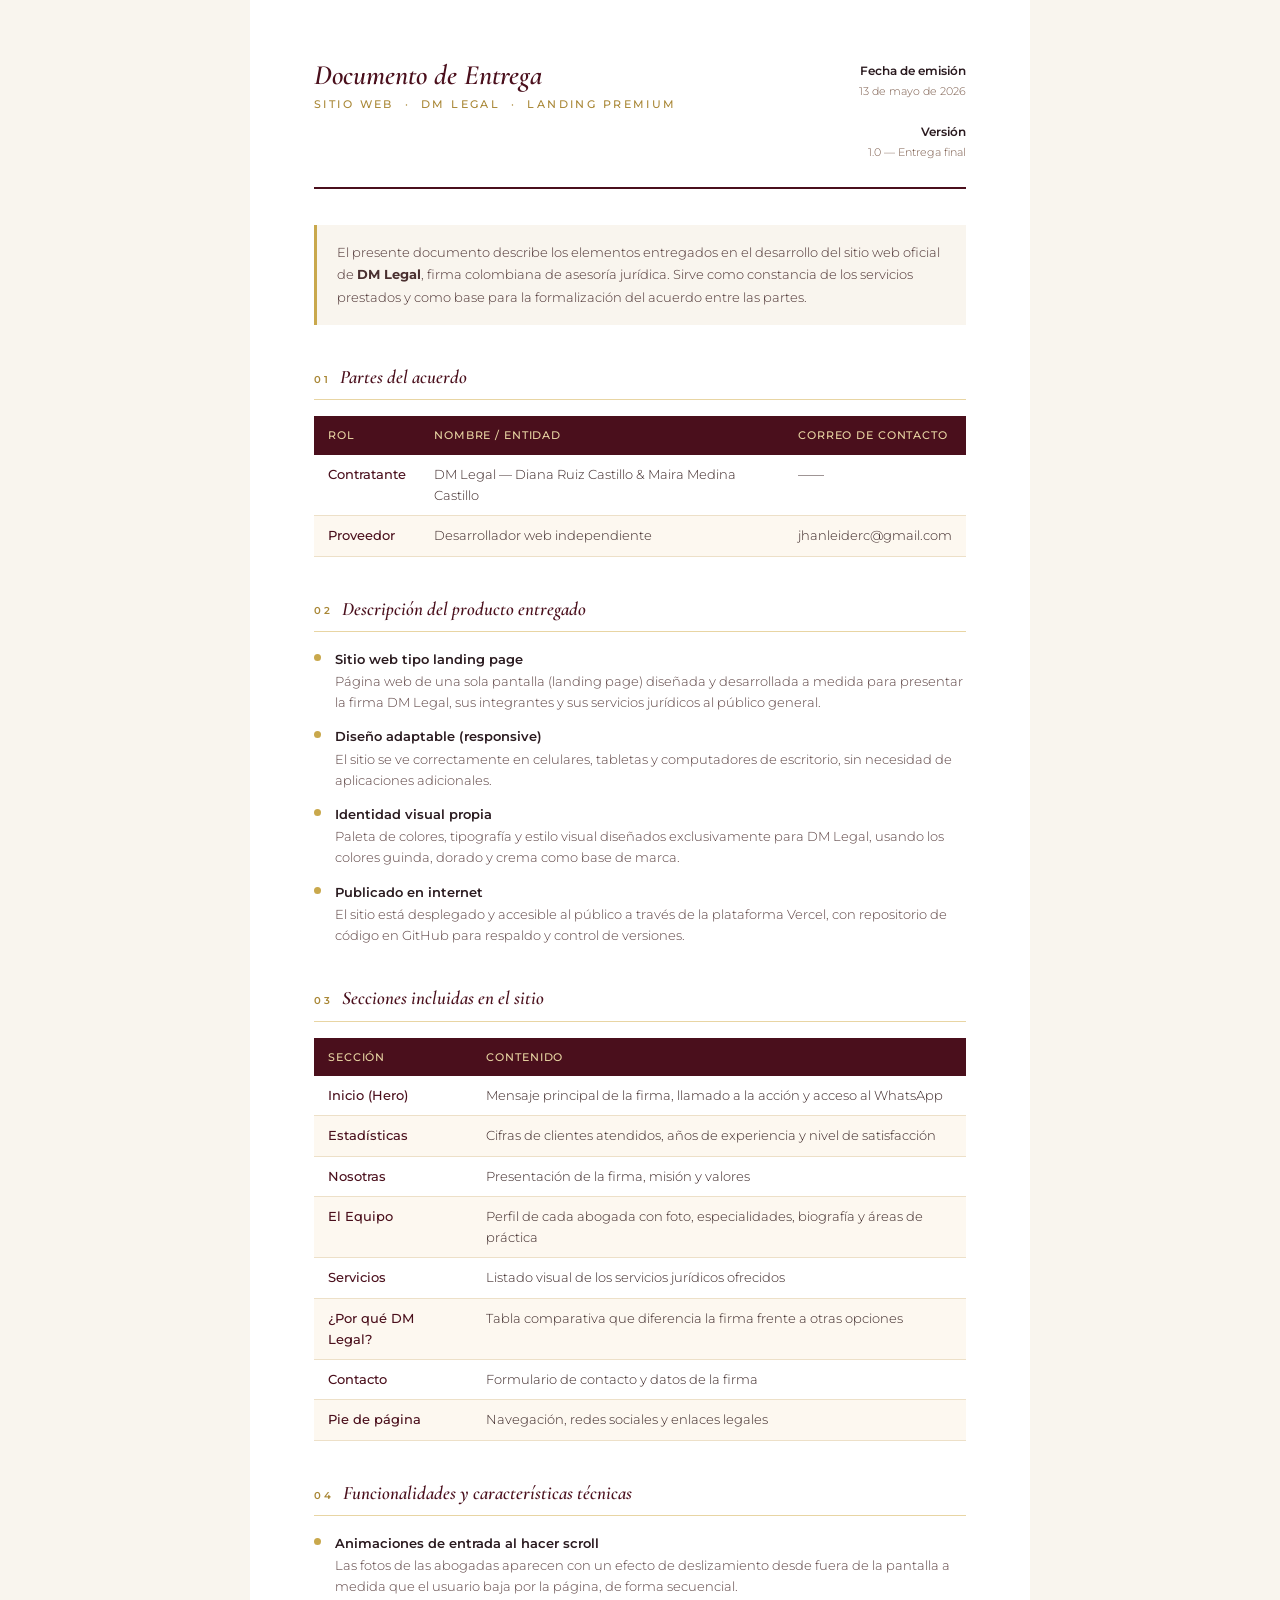
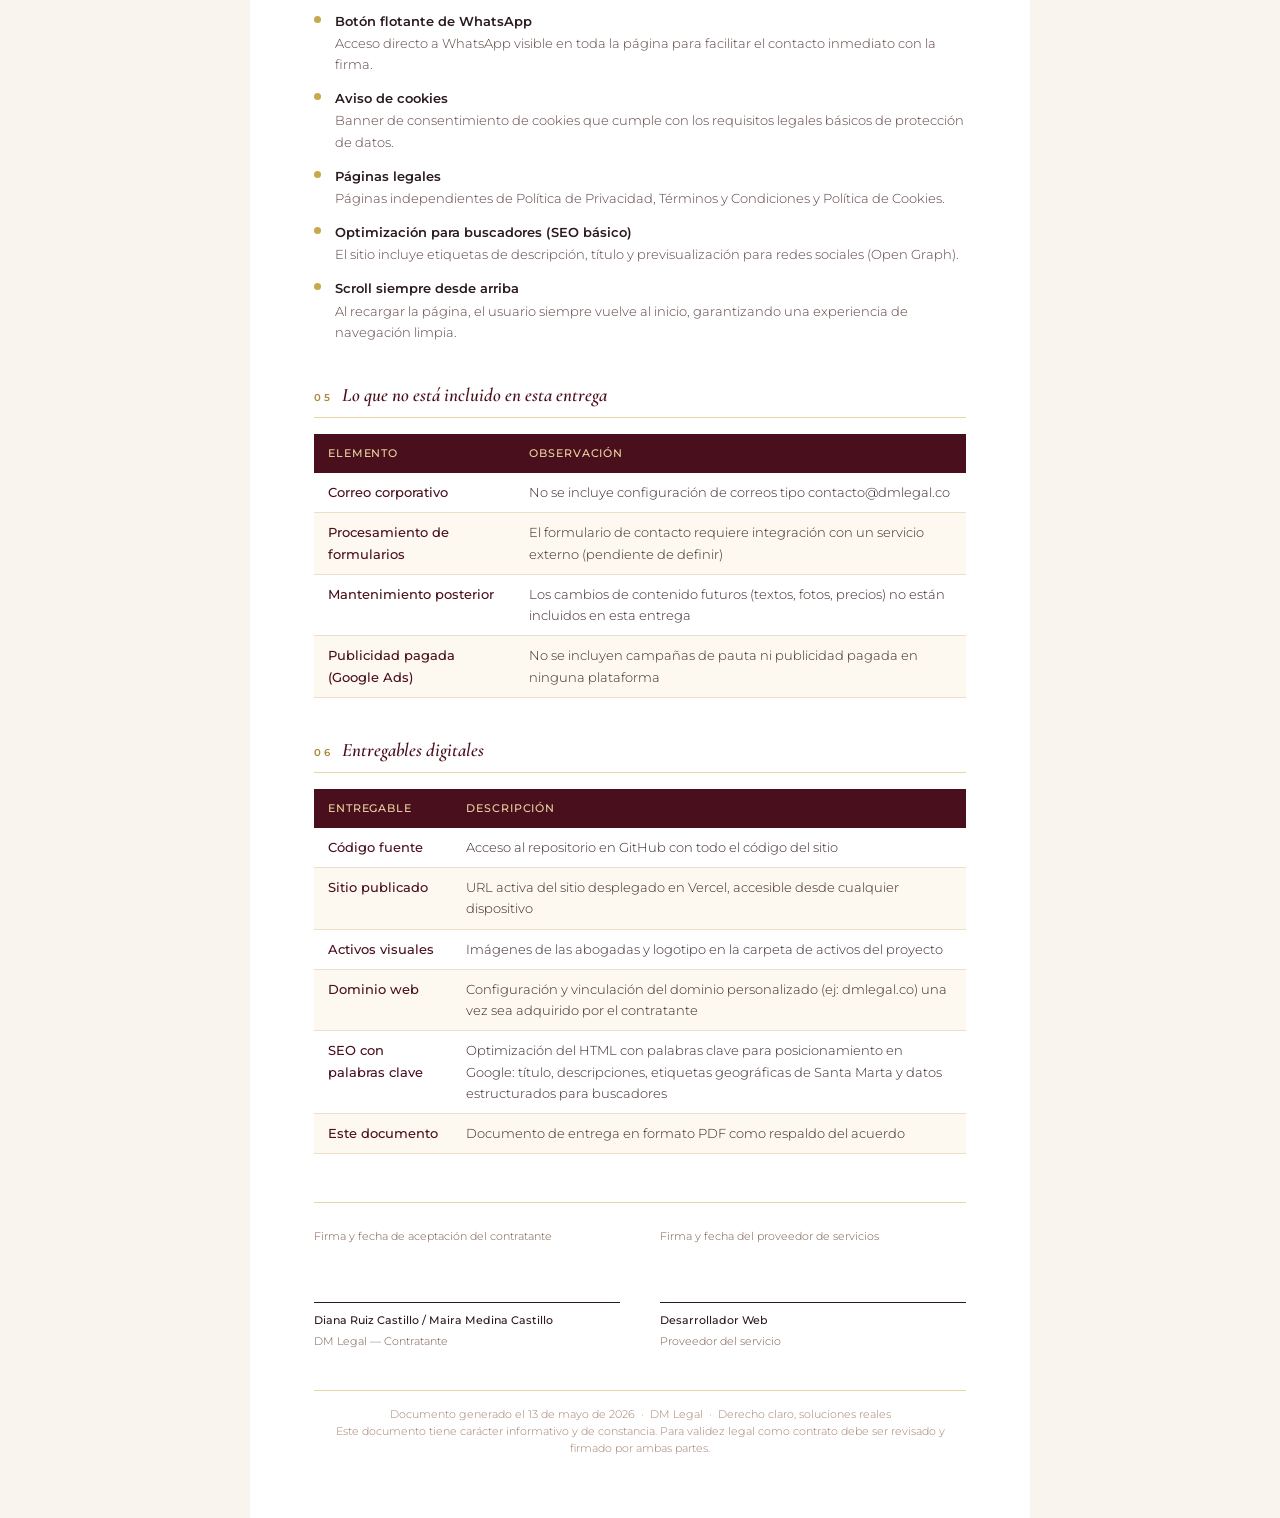
<file: entregable.html>
<!DOCTYPE html>
<html lang="es">
<head>
<meta charset="UTF-8">
<meta name="viewport" content="width=device-width, initial-scale=1.0">
<title>Documento de Entrega — DM Legal Landing Premium</title>
<style>
  @import url('https://fonts.googleapis.com/css2?family=Cormorant+Garamond:ital,wght@0,400;0,600;1,400;1,600&family=Montserrat:wght@300;400;500;600&display=swap');

  * { box-sizing: border-box; margin: 0; padding: 0; }

  body {
    font-family: 'Montserrat', Arial, sans-serif;
    font-weight: 300;
    font-size: 13px;
    line-height: 1.7;
    color: #2a1a1f;
    background: #f9f5ee;
  }

  .page {
    max-width: 780px;
    margin: 0 auto;
    padding: 60px 64px;
    background: #fff;
    min-height: 100vh;
  }

  /* ── Cabecera ── */
  .header {
    display: flex;
    justify-content: space-between;
    align-items: flex-start;
    border-bottom: 2px solid #4A0F1C;
    padding-bottom: 24px;
    margin-bottom: 36px;
  }
  .header-left h1 {
    font-family: 'Cormorant Garamond', Georgia, serif;
    font-style: italic;
    font-size: 28px;
    font-weight: 600;
    color: #4A0F1C;
    line-height: 1.1;
    margin-bottom: 4px;
  }
  .header-left p {
    font-size: 11px;
    letter-spacing: 0.22em;
    text-transform: uppercase;
    color: #A98736;
    font-weight: 500;
  }
  .header-right {
    text-align: right;
    font-size: 11px;
    color: #7a5a4a;
    line-height: 1.8;
  }
  .header-right strong {
    display: block;
    font-size: 12px;
    color: #2a1a1f;
    font-weight: 600;
  }

  /* ── Intro ── */
  .intro {
    background: #f9f5ee;
    border-left: 3px solid #C9A84C;
    padding: 16px 20px;
    margin-bottom: 36px;
    font-size: 13px;
    color: #4a3030;
    line-height: 1.75;
  }

  /* ── Secciones ── */
  .section {
    margin-bottom: 36px;
  }
  .section-title {
    font-family: 'Cormorant Garamond', Georgia, serif;
    font-style: italic;
    font-size: 19px;
    font-weight: 600;
    color: #4A0F1C;
    border-bottom: 1px solid #e8d5a3;
    padding-bottom: 6px;
    margin-bottom: 16px;
  }
  .section-title span {
    font-family: 'Montserrat', sans-serif;
    font-style: normal;
    font-size: 10px;
    font-weight: 600;
    letter-spacing: 0.26em;
    text-transform: uppercase;
    color: #A98736;
    margin-right: 10px;
    vertical-align: middle;
  }

  /* ── Items de entregable ── */
  .item {
    display: flex;
    gap: 14px;
    margin-bottom: 12px;
    align-items: flex-start;
  }
  .item-dot {
    width: 7px;
    height: 7px;
    border-radius: 50%;
    background: #C9A84C;
    flex-shrink: 0;
    margin-top: 6px;
  }
  .item-text strong {
    font-weight: 600;
    color: #2a1a1f;
    display: block;
    margin-bottom: 1px;
  }
  .item-text p {
    color: #5a4040;
    font-size: 12.5px;
  }

  /* ── Tabla ── */
  table {
    width: 100%;
    border-collapse: collapse;
    margin-top: 8px;
    font-size: 12.5px;
  }
  thead tr {
    background: #4A0F1C;
    color: #E8D5A3;
  }
  thead th {
    padding: 10px 14px;
    text-align: left;
    font-weight: 500;
    letter-spacing: 0.08em;
    font-size: 11px;
    text-transform: uppercase;
  }
  tbody tr:nth-child(even) { background: #fdf8f0; }
  tbody tr:nth-child(odd)  { background: #fff; }
  tbody td {
    padding: 9px 14px;
    color: #3a2525;
    border-bottom: 1px solid #ede0c8;
    vertical-align: top;
  }
  tbody td:first-child { font-weight: 500; color: #4A0F1C; }

  /* ── Firma ── */
  .firmas {
    display: grid;
    grid-template-columns: 1fr 1fr;
    gap: 40px;
    margin-top: 48px;
    padding-top: 24px;
    border-top: 1px solid #e8d5a3;
  }
  .firma-bloque p {
    font-size: 11px;
    color: #7a5a4a;
    margin-bottom: 56px;
  }
  .firma-linea {
    border-top: 1px solid #2a1a1f;
    padding-top: 8px;
    font-size: 11px;
    color: #2a1a1f;
    font-weight: 500;
  }
  .firma-linea span {
    display: block;
    font-weight: 300;
    color: #7a5a4a;
    margin-top: 2px;
  }

  /* ── Nota al pie ── */
  .footer-doc {
    margin-top: 40px;
    padding-top: 16px;
    border-top: 1px solid #e8d5a3;
    font-size: 10.5px;
    color: #a08070;
    text-align: center;
    line-height: 1.6;
  }

  /* ── Print ── */
  @media print {
    body { background: #fff; font-size: 12px; }
    .page { padding: 40px 48px; box-shadow: none; }
    .section { page-break-inside: avoid; }
    .firmas { page-break-inside: avoid; }
  }
</style>
</head>
<body>
<div class="page">

  <!-- Cabecera -->
  <div class="header">
    <div class="header-left">
      <h1>Documento de Entrega</h1>
      <p>Sitio Web &nbsp;·&nbsp; DM Legal &nbsp;·&nbsp; Landing Premium</p>
    </div>
    <div class="header-right">
      <strong>Fecha de emisión</strong>
      13 de mayo de 2026
      <br><br>
      <strong>Versión</strong>
      1.0 — Entrega final
    </div>
  </div>

  <!-- Intro -->
  <div class="intro">
    El presente documento describe los elementos entregados en el desarrollo del sitio web oficial de <strong>DM Legal</strong>, firma colombiana de asesoría jurídica. Sirve como constancia de los servicios prestados y como base para la formalización del acuerdo entre las partes.
  </div>

  <!-- 1. Partes -->
  <div class="section">
    <div class="section-title"><span>01</span>Partes del acuerdo</div>
    <table>
      <thead>
        <tr><th>Rol</th><th>Nombre / Entidad</th><th>Correo de contacto</th></tr>
      </thead>
      <tbody>
        <tr>
          <td>Contratante</td>
          <td>DM Legal — Diana Ruiz Castillo &amp; Maira Medina Castillo</td>
          <td>——</td>
        </tr>
        <tr>
          <td>Proveedor</td>
          <td>Desarrollador web independiente</td>
          <td>jhanleiderc@gmail.com</td>
        </tr>
      </tbody>
    </table>
  </div>

  <!-- 2. Descripción general -->
  <div class="section">
    <div class="section-title"><span>02</span>Descripción del producto entregado</div>
    <div class="item">
      <div class="item-dot"></div>
      <div class="item-text">
        <strong>Sitio web tipo landing page</strong>
        <p>Página web de una sola pantalla (landing page) diseñada y desarrollada a medida para presentar la firma DM Legal, sus integrantes y sus servicios jurídicos al público general.</p>
      </div>
    </div>
    <div class="item">
      <div class="item-dot"></div>
      <div class="item-text">
        <strong>Diseño adaptable (responsive)</strong>
        <p>El sitio se ve correctamente en celulares, tabletas y computadores de escritorio, sin necesidad de aplicaciones adicionales.</p>
      </div>
    </div>
    <div class="item">
      <div class="item-dot"></div>
      <div class="item-text">
        <strong>Identidad visual propia</strong>
        <p>Paleta de colores, tipografía y estilo visual diseñados exclusivamente para DM Legal, usando los colores guinda, dorado y crema como base de marca.</p>
      </div>
    </div>
    <div class="item">
      <div class="item-dot"></div>
      <div class="item-text">
        <strong>Publicado en internet</strong>
        <p>El sitio está desplegado y accesible al público a través de la plataforma Vercel, con repositorio de código en GitHub para respaldo y control de versiones.</p>
      </div>
    </div>
  </div>

  <!-- 3. Secciones del sitio -->
  <div class="section">
    <div class="section-title"><span>03</span>Secciones incluidas en el sitio</div>
    <table>
      <thead>
        <tr><th>Sección</th><th>Contenido</th></tr>
      </thead>
      <tbody>
        <tr>
          <td>Inicio (Hero)</td>
          <td>Mensaje principal de la firma, llamado a la acción y acceso al WhatsApp</td>
        </tr>
        <tr>
          <td>Estadísticas</td>
          <td>Cifras de clientes atendidos, años de experiencia y nivel de satisfacción</td>
        </tr>
        <tr>
          <td>Nosotras</td>
          <td>Presentación de la firma, misión y valores</td>
        </tr>
        <tr>
          <td>El Equipo</td>
          <td>Perfil de cada abogada con foto, especialidades, biografía y áreas de práctica</td>
        </tr>
        <tr>
          <td>Servicios</td>
          <td>Listado visual de los servicios jurídicos ofrecidos</td>
        </tr>
        <tr>
          <td>¿Por qué DM Legal?</td>
          <td>Tabla comparativa que diferencia la firma frente a otras opciones</td>
        </tr>
        <tr>
          <td>Contacto</td>
          <td>Formulario de contacto y datos de la firma</td>
        </tr>
        <tr>
          <td>Pie de página</td>
          <td>Navegación, redes sociales y enlaces legales</td>
        </tr>
      </tbody>
    </table>
  </div>

  <!-- 4. Funcionalidades -->
  <div class="section">
    <div class="section-title"><span>04</span>Funcionalidades y características técnicas</div>
    <div class="item">
      <div class="item-dot"></div>
      <div class="item-text">
        <strong>Animaciones de entrada al hacer scroll</strong>
        <p>Las fotos de las abogadas aparecen con un efecto de deslizamiento desde fuera de la pantalla a medida que el usuario baja por la página, de forma secuencial.</p>
      </div>
    </div>
    <div class="item">
      <div class="item-dot"></div>
      <div class="item-text">
        <strong>Botón flotante de WhatsApp</strong>
        <p>Acceso directo a WhatsApp visible en toda la página para facilitar el contacto inmediato con la firma.</p>
      </div>
    </div>
    <div class="item">
      <div class="item-dot"></div>
      <div class="item-text">
        <strong>Aviso de cookies</strong>
        <p>Banner de consentimiento de cookies que cumple con los requisitos legales básicos de protección de datos.</p>
      </div>
    </div>
    <div class="item">
      <div class="item-dot"></div>
      <div class="item-text">
        <strong>Páginas legales</strong>
        <p>Páginas independientes de Política de Privacidad, Términos y Condiciones y Política de Cookies.</p>
      </div>
    </div>
    <div class="item">
      <div class="item-dot"></div>
      <div class="item-text">
        <strong>Optimización para buscadores (SEO básico)</strong>
        <p>El sitio incluye etiquetas de descripción, título y previsualización para redes sociales (Open Graph).</p>
      </div>
    </div>
    <div class="item">
      <div class="item-dot"></div>
      <div class="item-text">
        <strong>Scroll siempre desde arriba</strong>
        <p>Al recargar la página, el usuario siempre vuelve al inicio, garantizando una experiencia de navegación limpia.</p>
      </div>
    </div>
  </div>

  <!-- 5. Lo que NO incluye -->
  <div class="section">
    <div class="section-title"><span>05</span>Lo que no está incluido en esta entrega</div>
    <table>
      <thead>
        <tr><th>Elemento</th><th>Observación</th></tr>
      </thead>
      <tbody>
        <tr>
          <td>Correo corporativo</td>
          <td>No se incluye configuración de correos tipo contacto@dmlegal.co</td>
        </tr>
        <tr>
          <td>Procesamiento de formularios</td>
          <td>El formulario de contacto requiere integración con un servicio externo (pendiente de definir)</td>
        </tr>
        <tr>
          <td>Mantenimiento posterior</td>
          <td>Los cambios de contenido futuros (textos, fotos, precios) no están incluidos en esta entrega</td>
        </tr>
        <tr>
          <td>Publicidad pagada (Google Ads)</td>
          <td>No se incluyen campañas de pauta ni publicidad pagada en ninguna plataforma</td>
        </tr>
      </tbody>
    </table>
  </div>

  <!-- 6. Entregables digitales -->
  <div class="section">
    <div class="section-title"><span>06</span>Entregables digitales</div>
    <table>
      <thead>
        <tr><th>Entregable</th><th>Descripción</th></tr>
      </thead>
      <tbody>
        <tr>
          <td>Código fuente</td>
          <td>Acceso al repositorio en GitHub con todo el código del sitio</td>
        </tr>
        <tr>
          <td>Sitio publicado</td>
          <td>URL activa del sitio desplegado en Vercel, accesible desde cualquier dispositivo</td>
        </tr>
        <tr>
          <td>Activos visuales</td>
          <td>Imágenes de las abogadas y logotipo en la carpeta de activos del proyecto</td>
        </tr>
        <tr>
          <td>Dominio web</td>
          <td>Configuración y vinculación del dominio personalizado (ej: dmlegal.co) una vez sea adquirido por el contratante</td>
        </tr>
        <tr>
          <td>SEO con palabras clave</td>
          <td>Optimización del HTML con palabras clave para posicionamiento en Google: título, descripciones, etiquetas geográficas de Santa Marta y datos estructurados para buscadores</td>
        </tr>
        <tr>
          <td>Este documento</td>
          <td>Documento de entrega en formato PDF como respaldo del acuerdo</td>
        </tr>
      </tbody>
    </table>
  </div>

  <!-- Firmas -->
  <div class="firmas">
    <div class="firma-bloque">
      <p>Firma y fecha de aceptación del contratante</p>
      <div class="firma-linea">
        Diana Ruiz Castillo / Maira Medina Castillo
        <span>DM Legal — Contratante</span>
      </div>
    </div>
    <div class="firma-bloque">
      <p>Firma y fecha del proveedor de servicios</p>
      <div class="firma-linea">
        Desarrollador Web
        <span>Proveedor del servicio</span>
      </div>
    </div>
  </div>

  <!-- Pie -->
  <div class="footer-doc">
    Documento generado el 13 de mayo de 2026 &nbsp;·&nbsp; DM Legal &nbsp;·&nbsp; Derecho claro, soluciones reales<br>
    Este documento tiene carácter informativo y de constancia. Para validez legal como contrato debe ser revisado y firmado por ambas partes.
  </div>

</div>
</body>
</html>
</file>
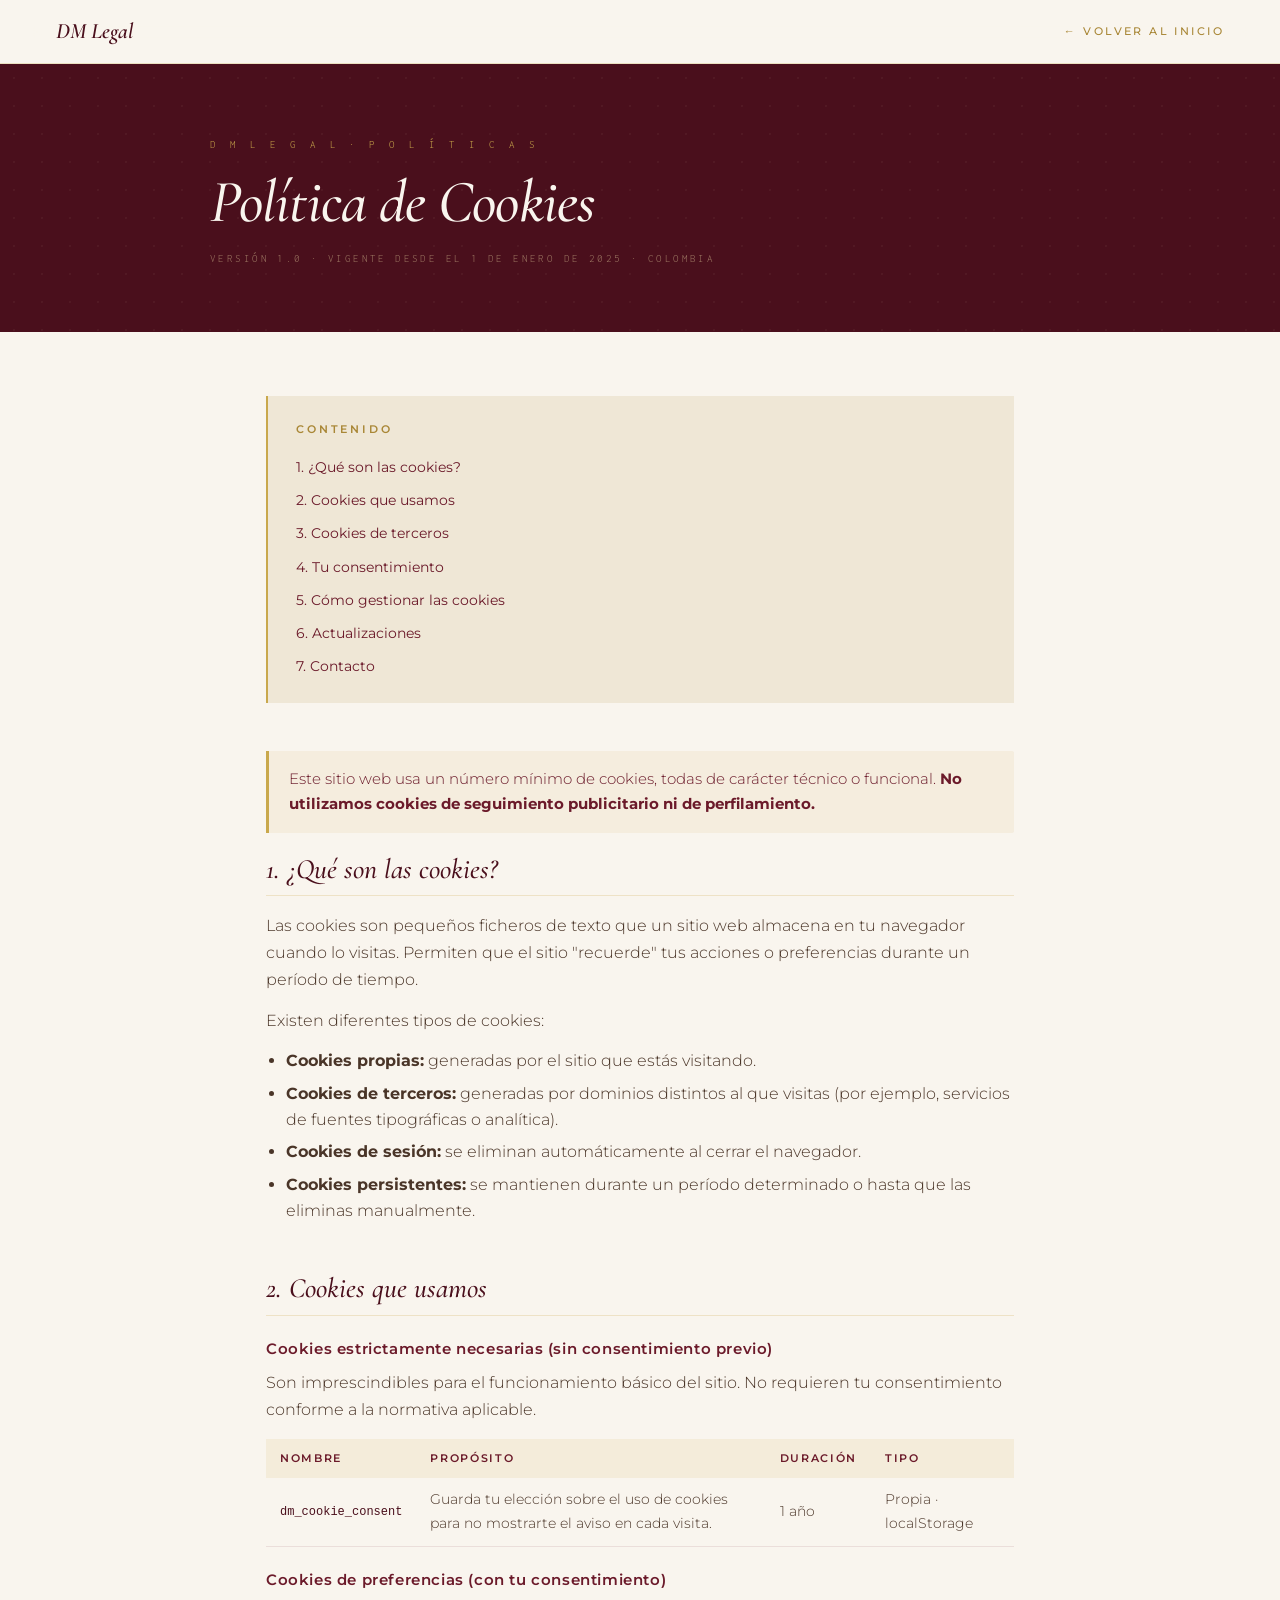
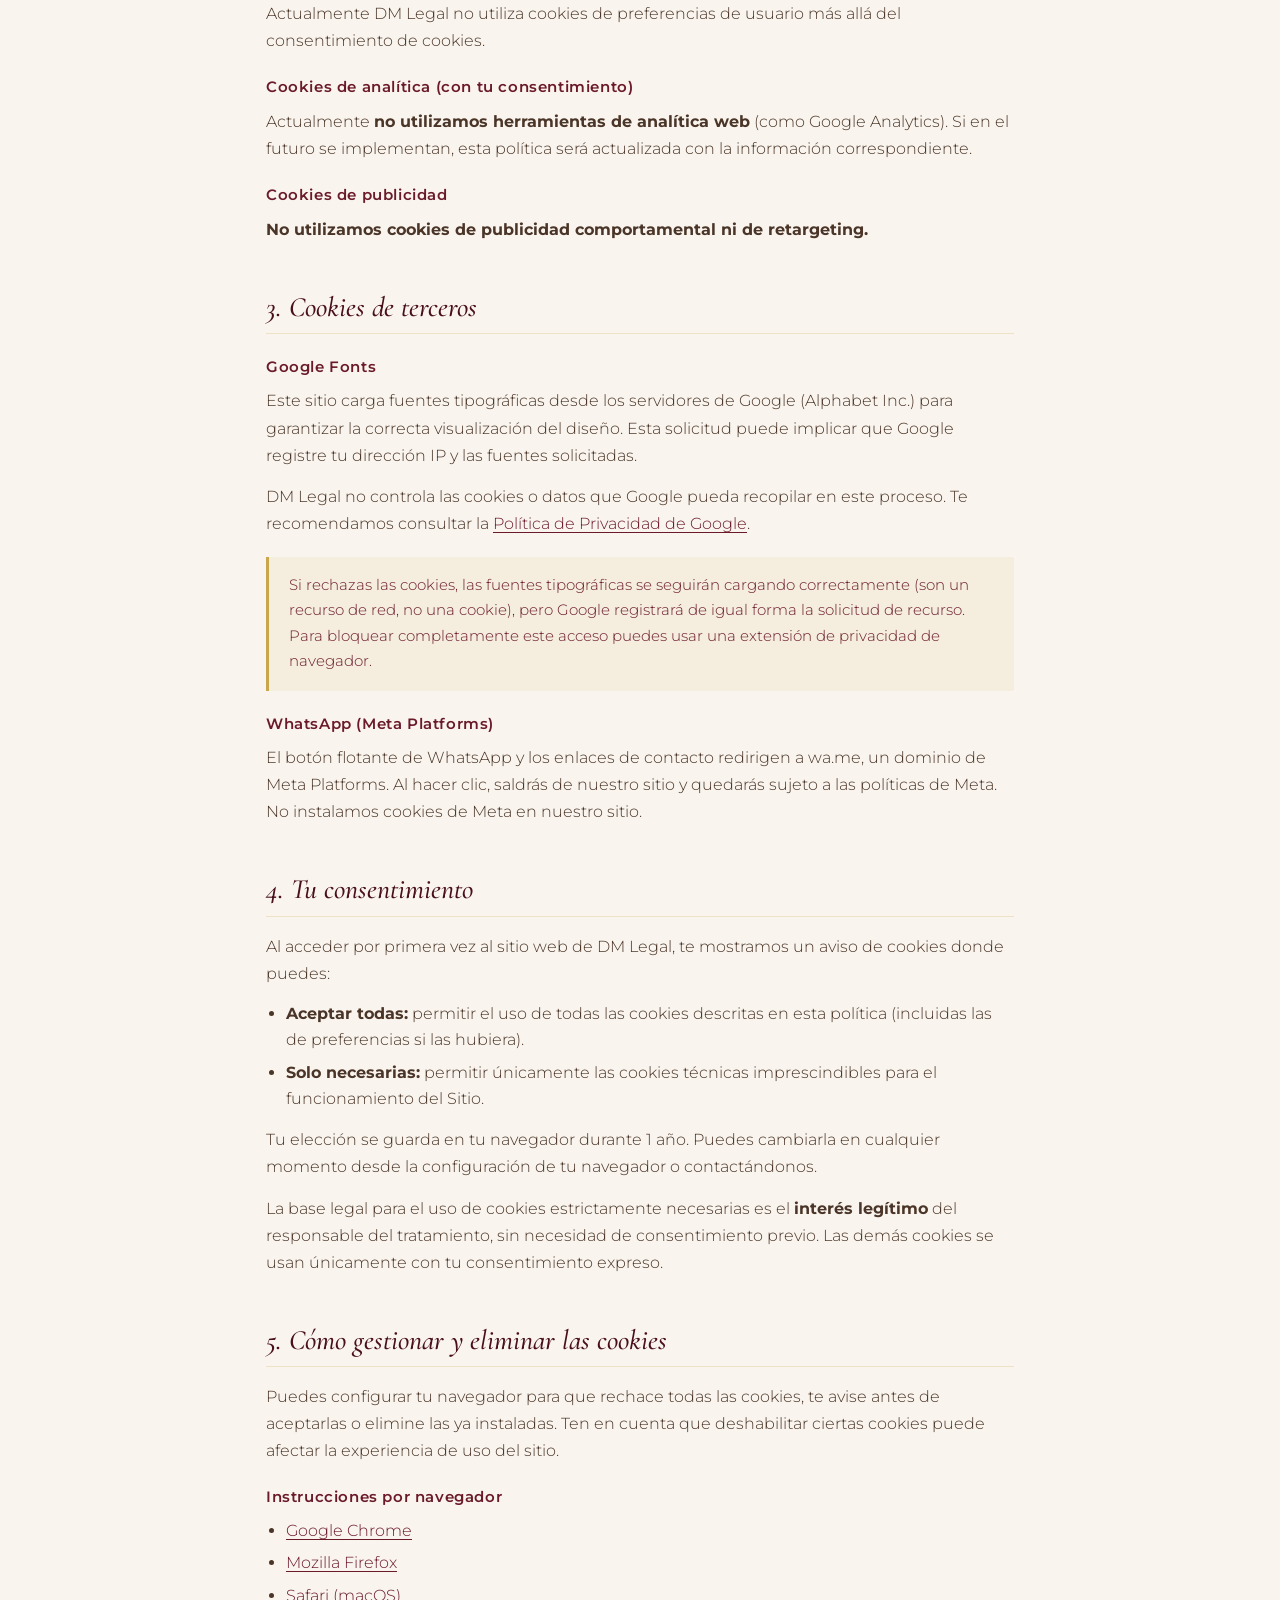
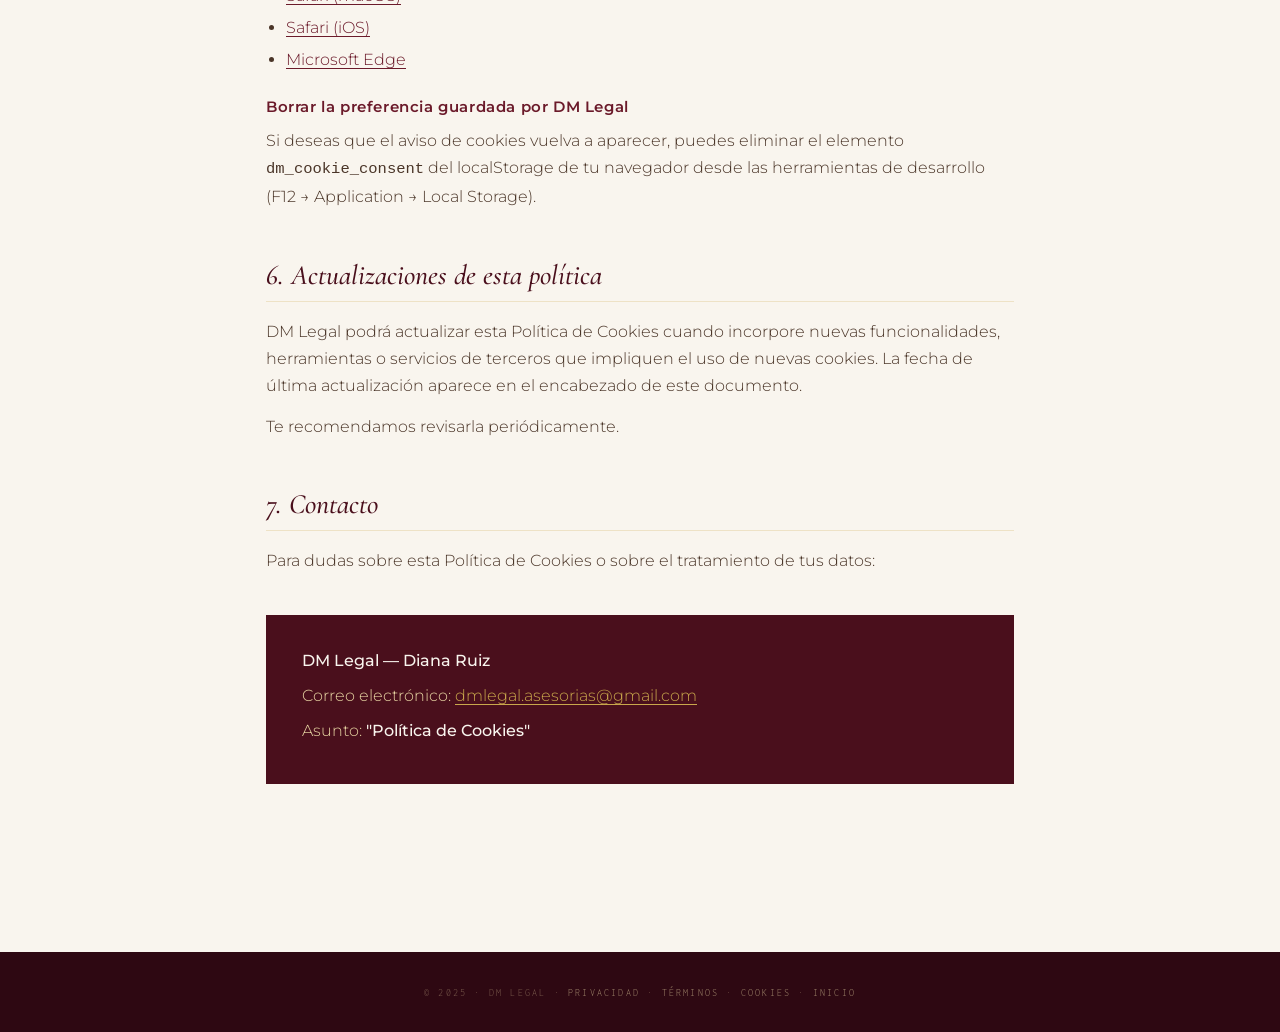
<file: legal/cookies.html>
<!doctype html>
<html lang="es">
<head>
<meta charset="utf-8">
<meta name="viewport" content="width=device-width,initial-scale=1">
<title>Política de Cookies · DM Legal</title>
<meta name="description" content="Política de cookies y tecnologías de seguimiento del sitio web DM Legal.">
<meta name="robots" content="noindex, follow">
<link rel="preconnect" href="https://fonts.googleapis.com">
<link rel="preconnect" href="https://fonts.gstatic.com" crossorigin>
<link rel="stylesheet" href="../css/legal.css">
</head>
<body>

<!-- ── NAV ── -->
<nav class="legal-nav">
  <a class="legal-nav-brand" href="../index.html">DM Legal</a>
  <a class="legal-nav-back" href="../index.html">Volver al inicio</a>
</nav>

<!-- ── HERO ── -->
<header class="legal-hero">
  <div class="legal-hero-inner">
    <div class="legal-eyebrow">D M L E G A L · P O L Í T I C A S</div>
    <h1>Política de Cookies</h1>
    <div class="legal-hero-meta">Versión 1.0 · Vigente desde el 1 de enero de 2025 · Colombia</div>
  </div>
</header>

<!-- ── CONTENIDO ── -->
<main class="legal-body">

  <nav class="legal-toc" aria-label="Contenido">
    <div class="legal-toc-title">Contenido</div>
    <ol>
      <li><a href="#que-son">1. ¿Qué son las cookies?</a></li>
      <li><a href="#cuales">2. Cookies que usamos</a></li>
      <li><a href="#terceros">3. Cookies de terceros</a></li>
      <li><a href="#consentimiento">4. Tu consentimiento</a></li>
      <li><a href="#gestion">5. Cómo gestionar las cookies</a></li>
      <li><a href="#actualizacion">6. Actualizaciones</a></li>
      <li><a href="#contacto-cookies">7. Contacto</a></li>
    </ol>
  </nav>

  <div class="legal-highlight">
    <p>Este sitio web usa un número mínimo de cookies, todas de carácter técnico o funcional. <strong>No utilizamos cookies de seguimiento publicitario ni de perfilamiento.</strong></p>
  </div>

  <!-- 1 -->
  <section class="legal-section" id="que-son">
    <h2>1. ¿Qué son las cookies?</h2>
    <p>Las cookies son pequeños ficheros de texto que un sitio web almacena en tu navegador cuando lo visitas. Permiten que el sitio "recuerde" tus acciones o preferencias durante un período de tiempo.</p>
    <p>Existen diferentes tipos de cookies:</p>
    <ul>
      <li><strong>Cookies propias:</strong> generadas por el sitio que estás visitando.</li>
      <li><strong>Cookies de terceros:</strong> generadas por dominios distintos al que visitas (por ejemplo, servicios de fuentes tipográficas o analítica).</li>
      <li><strong>Cookies de sesión:</strong> se eliminan automáticamente al cerrar el navegador.</li>
      <li><strong>Cookies persistentes:</strong> se mantienen durante un período determinado o hasta que las eliminas manualmente.</li>
    </ul>
  </section>

  <!-- 2 -->
  <section class="legal-section" id="cuales">
    <h2>2. Cookies que usamos</h2>

    <h3>Cookies estrictamente necesarias (sin consentimiento previo)</h3>
    <p>Son imprescindibles para el funcionamiento básico del sitio. No requieren tu consentimiento conforme a la normativa aplicable.</p>

    <table style="width:100%; border-collapse:collapse; font-size:14px; margin:16px 0;">
      <thead>
        <tr style="background:rgba(201,168,76,0.12); text-align:left;">
          <th style="padding:10px 14px; font-weight:600; font-size:11px; letter-spacing:0.15em; text-transform:uppercase; color:#6B1A2A;">Nombre</th>
          <th style="padding:10px 14px; font-weight:600; font-size:11px; letter-spacing:0.15em; text-transform:uppercase; color:#6B1A2A;">Propósito</th>
          <th style="padding:10px 14px; font-weight:600; font-size:11px; letter-spacing:0.15em; text-transform:uppercase; color:#6B1A2A;">Duración</th>
          <th style="padding:10px 14px; font-weight:600; font-size:11px; letter-spacing:0.15em; text-transform:uppercase; color:#6B1A2A;">Tipo</th>
        </tr>
      </thead>
      <tbody>
        <tr style="border-bottom:1px solid rgba(107,26,42,0.10);">
          <td style="padding:10px 14px; font-family:monospace; font-size:12px; color:#4A0F1C;">dm_cookie_consent</td>
          <td style="padding:10px 14px; color:#4a3528;">Guarda tu elección sobre el uso de cookies para no mostrarte el aviso en cada visita.</td>
          <td style="padding:10px 14px; color:#4a3528;">1 año</td>
          <td style="padding:10px 14px; color:#4a3528;">Propia · localStorage</td>
        </tr>
      </tbody>
    </table>

    <h3>Cookies de preferencias (con tu consentimiento)</h3>
    <p>Actualmente DM Legal no utiliza cookies de preferencias de usuario más allá del consentimiento de cookies.</p>

    <h3>Cookies de analítica (con tu consentimiento)</h3>
    <p>Actualmente <strong>no utilizamos herramientas de analítica web</strong> (como Google Analytics). Si en el futuro se implementan, esta política será actualizada con la información correspondiente.</p>

    <h3>Cookies de publicidad</h3>
    <p><strong>No utilizamos cookies de publicidad comportamental ni de retargeting.</strong></p>
  </section>

  <!-- 3 -->
  <section class="legal-section" id="terceros">
    <h2>3. Cookies de terceros</h2>

    <h3>Google Fonts</h3>
    <p>Este sitio carga fuentes tipográficas desde los servidores de Google (Alphabet Inc.) para garantizar la correcta visualización del diseño. Esta solicitud puede implicar que Google registre tu dirección IP y las fuentes solicitadas.</p>
    <p>DM Legal no controla las cookies o datos que Google pueda recopilar en este proceso. Te recomendamos consultar la <a href="https://policies.google.com/privacy" target="_blank" rel="noopener noreferrer">Política de Privacidad de Google</a>.</p>

    <div class="legal-highlight">
      <p>Si rechazas las cookies, las fuentes tipográficas se seguirán cargando correctamente (son un recurso de red, no una cookie), pero Google registrará de igual forma la solicitud de recurso. Para bloquear completamente este acceso puedes usar una extensión de privacidad de navegador.</p>
    </div>

    <h3>WhatsApp (Meta Platforms)</h3>
    <p>El botón flotante de WhatsApp y los enlaces de contacto redirigen a wa.me, un dominio de Meta Platforms. Al hacer clic, saldrás de nuestro sitio y quedarás sujeto a las políticas de Meta. No instalamos cookies de Meta en nuestro sitio.</p>
  </section>

  <!-- 4 -->
  <section class="legal-section" id="consentimiento">
    <h2>4. Tu consentimiento</h2>
    <p>Al acceder por primera vez al sitio web de DM Legal, te mostramos un aviso de cookies donde puedes:</p>
    <ul>
      <li><strong>Aceptar todas:</strong> permitir el uso de todas las cookies descritas en esta política (incluidas las de preferencias si las hubiera).</li>
      <li><strong>Solo necesarias:</strong> permitir únicamente las cookies técnicas imprescindibles para el funcionamiento del Sitio.</li>
    </ul>
    <p>Tu elección se guarda en tu navegador durante 1 año. Puedes cambiarla en cualquier momento desde la configuración de tu navegador o contactándonos.</p>
    <p>La base legal para el uso de cookies estrictamente necesarias es el <strong>interés legítimo</strong> del responsable del tratamiento, sin necesidad de consentimiento previo. Las demás cookies se usan únicamente con tu consentimiento expreso.</p>
  </section>

  <!-- 5 -->
  <section class="legal-section" id="gestion">
    <h2>5. Cómo gestionar y eliminar las cookies</h2>
    <p>Puedes configurar tu navegador para que rechace todas las cookies, te avise antes de aceptarlas o elimine las ya instaladas. Ten en cuenta que deshabilitar ciertas cookies puede afectar la experiencia de uso del sitio.</p>

    <h3>Instrucciones por navegador</h3>
    <ul>
      <li><a href="https://support.google.com/chrome/answer/95647" target="_blank" rel="noopener noreferrer">Google Chrome</a></li>
      <li><a href="https://support.mozilla.org/es/kb/habilitar-y-deshabilitar-cookies-sitios-web-rastreo-preferencias" target="_blank" rel="noopener noreferrer">Mozilla Firefox</a></li>
      <li><a href="https://support.apple.com/es-es/guide/safari/sfri11471/mac" target="_blank" rel="noopener noreferrer">Safari (macOS)</a></li>
      <li><a href="https://support.apple.com/es-es/HT201265" target="_blank" rel="noopener noreferrer">Safari (iOS)</a></li>
      <li><a href="https://support.microsoft.com/es-es/windows/eliminar-y-administrar-cookies-168dab11-0753-043d-7c16-ede5947fc64d" target="_blank" rel="noopener noreferrer">Microsoft Edge</a></li>
    </ul>

    <h3>Borrar la preferencia guardada por DM Legal</h3>
    <p>Si deseas que el aviso de cookies vuelva a aparecer, puedes eliminar el elemento <code>dm_cookie_consent</code> del localStorage de tu navegador desde las herramientas de desarrollo (F12 → Application → Local Storage).</p>
  </section>

  <!-- 6 -->
  <section class="legal-section" id="actualizacion">
    <h2>6. Actualizaciones de esta política</h2>
    <p>DM Legal podrá actualizar esta Política de Cookies cuando incorpore nuevas funcionalidades, herramientas o servicios de terceros que impliquen el uso de nuevas cookies. La fecha de última actualización aparece en el encabezado de este documento.</p>
    <p>Te recomendamos revisarla periódicamente.</p>
  </section>

  <!-- 7 -->
  <section class="legal-section" id="contacto-cookies">
    <h2>7. Contacto</h2>
    <p>Para dudas sobre esta Política de Cookies o sobre el tratamiento de tus datos:</p>
    <div class="legal-contact-box">
      <p><strong>DM Legal — Diana Ruiz</strong></p>
      <p>Correo electrónico: <a href="mailto:dmlegal.asesorias@gmail.com">dmlegal.asesorias@gmail.com</a></p>
      <p>Asunto: <strong>"Política de Cookies"</strong></p>
    </div>
  </section>

</main>

<!-- ── FOOTER ── -->
<footer class="legal-footer">
  <p>© 2025 · DM Legal · <a href="privacidad.html">Privacidad</a> · <a href="terminos.html">Términos</a> · <a href="cookies.html">Cookies</a> · <a href="../index.html">Inicio</a></p>
</footer>

</body>
</html>
</file>
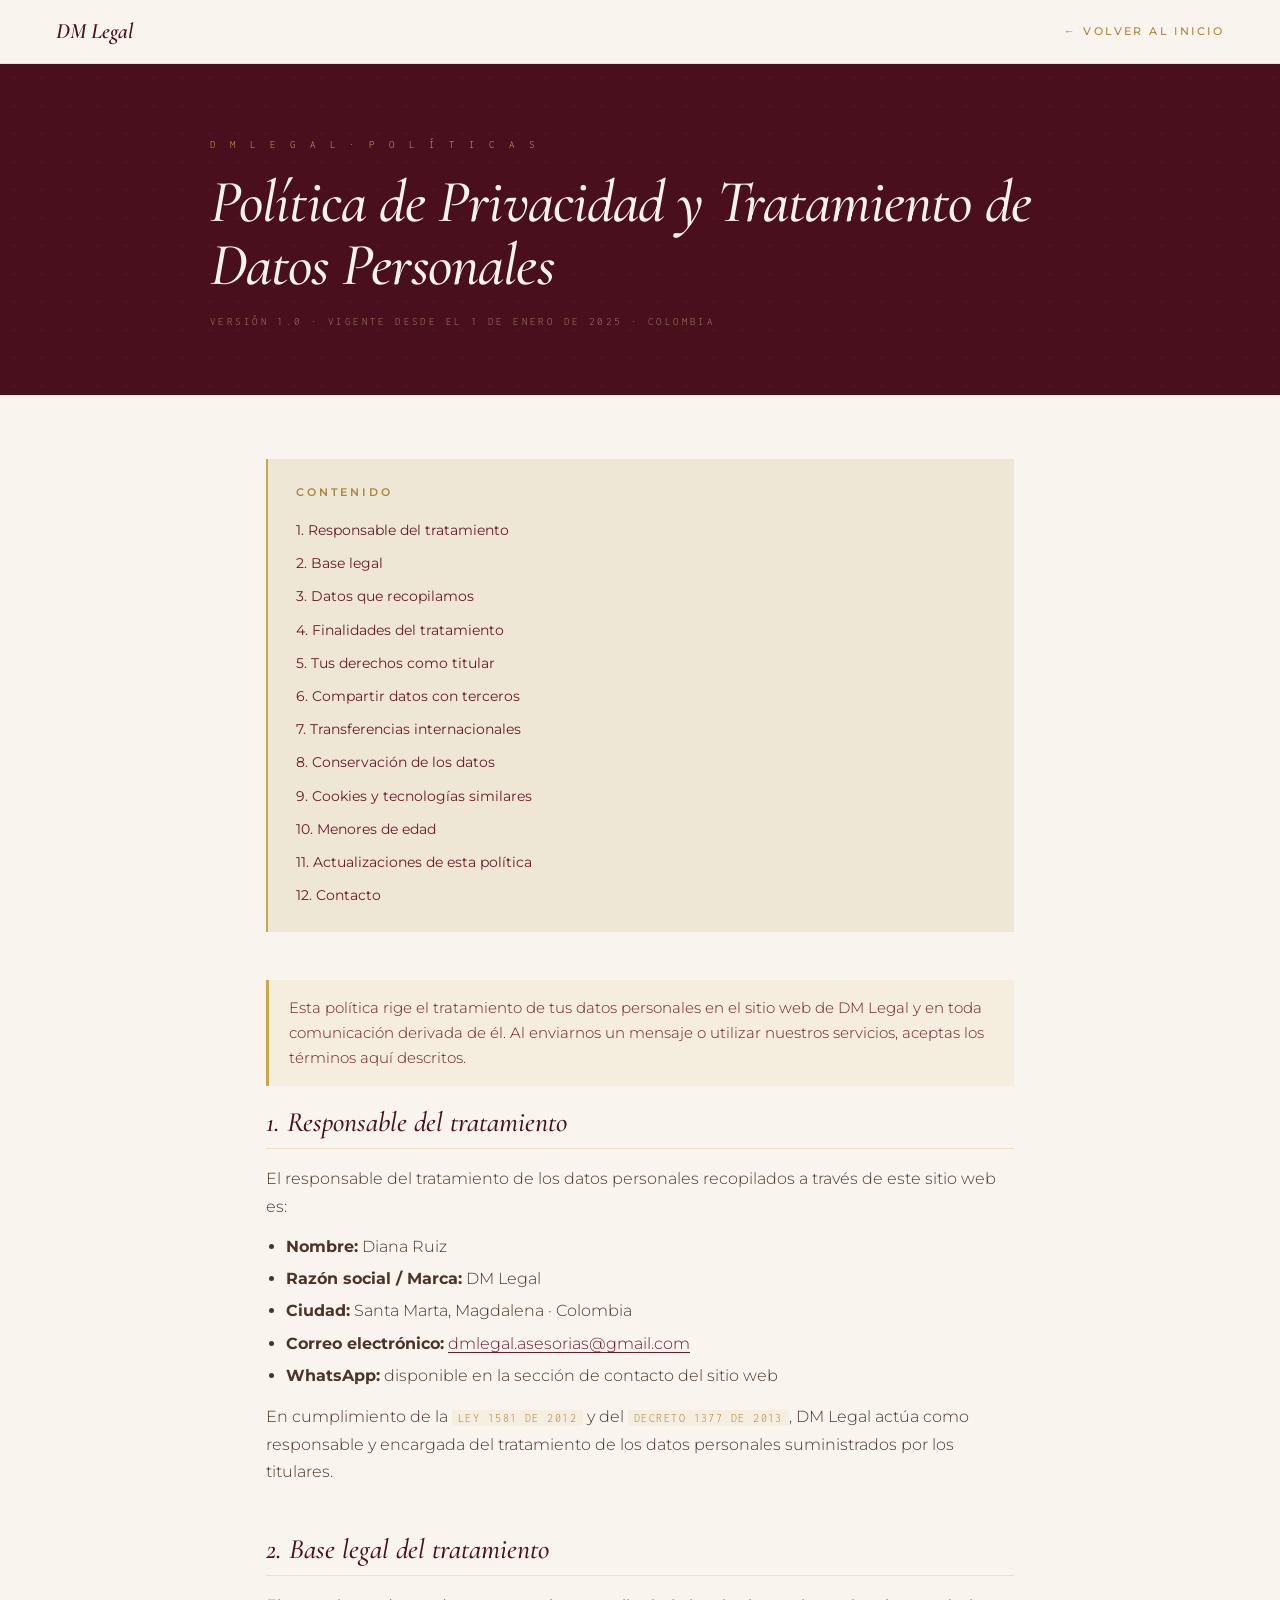
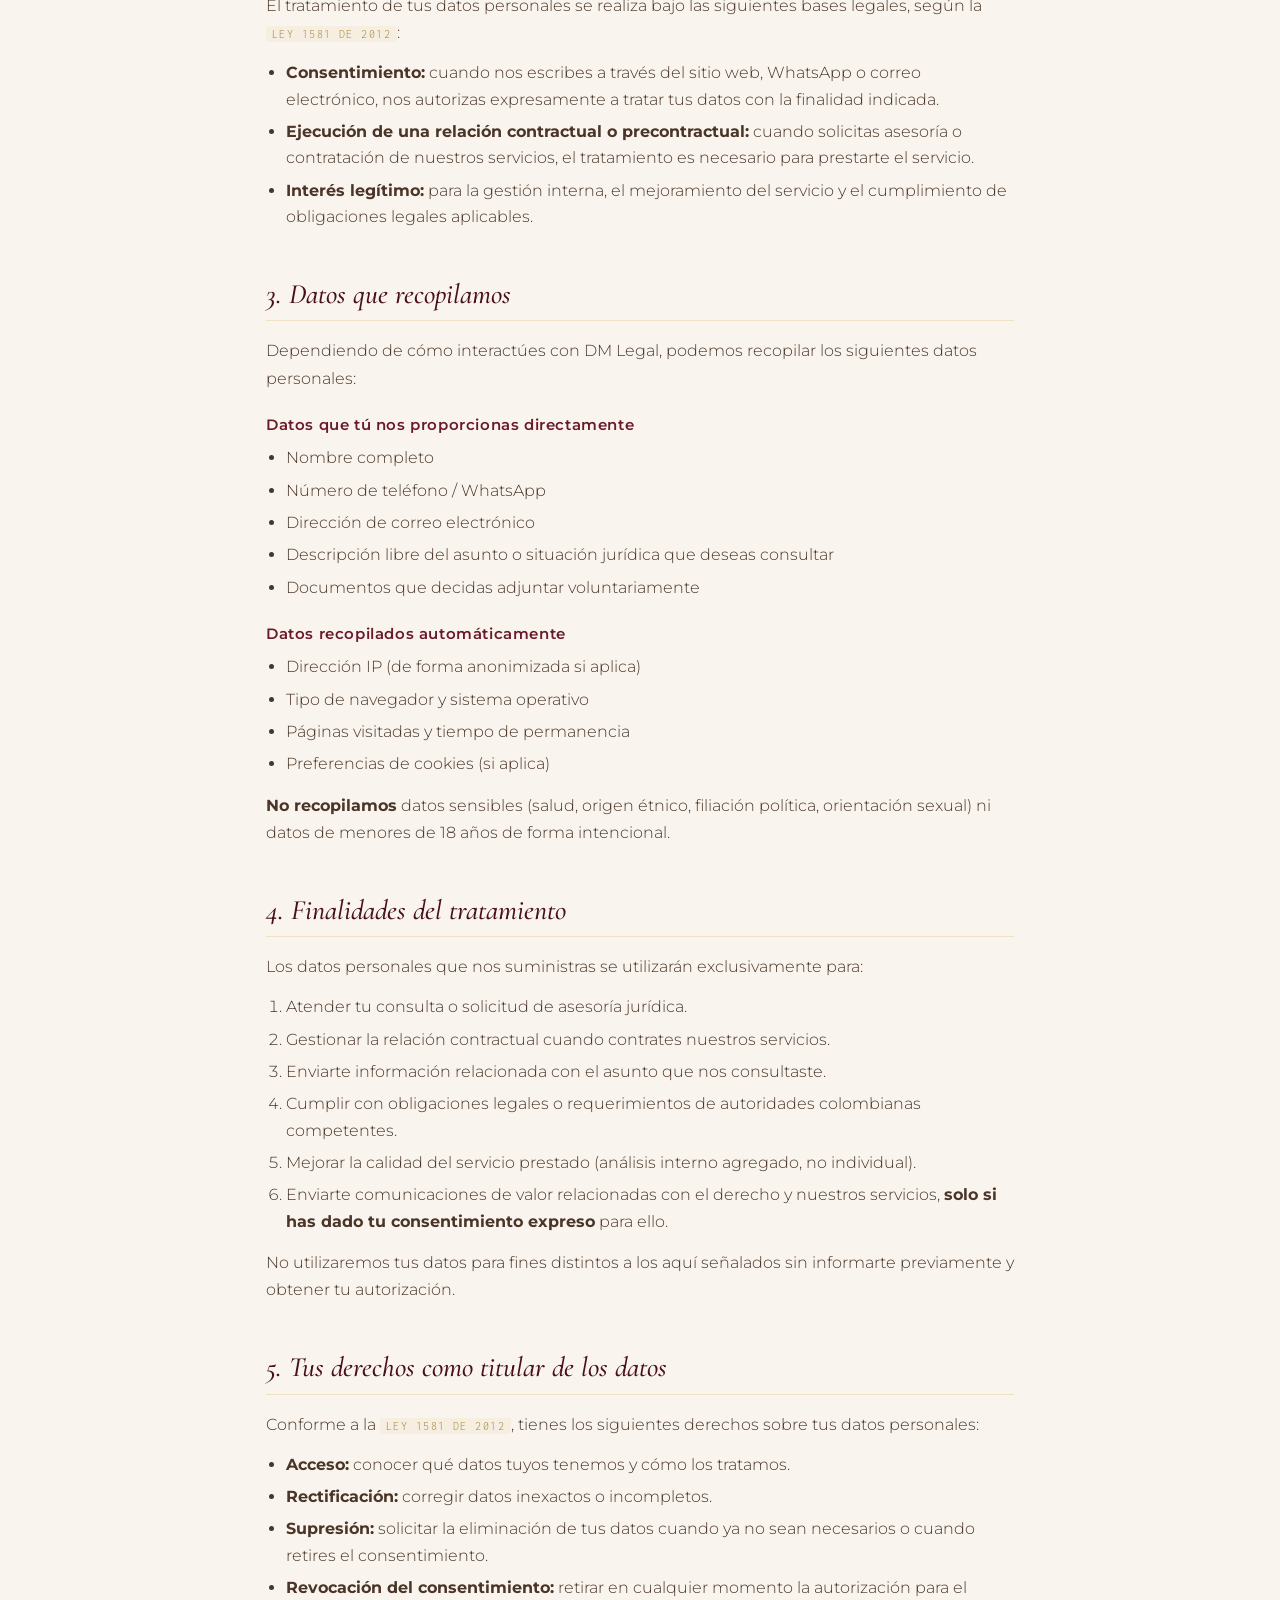
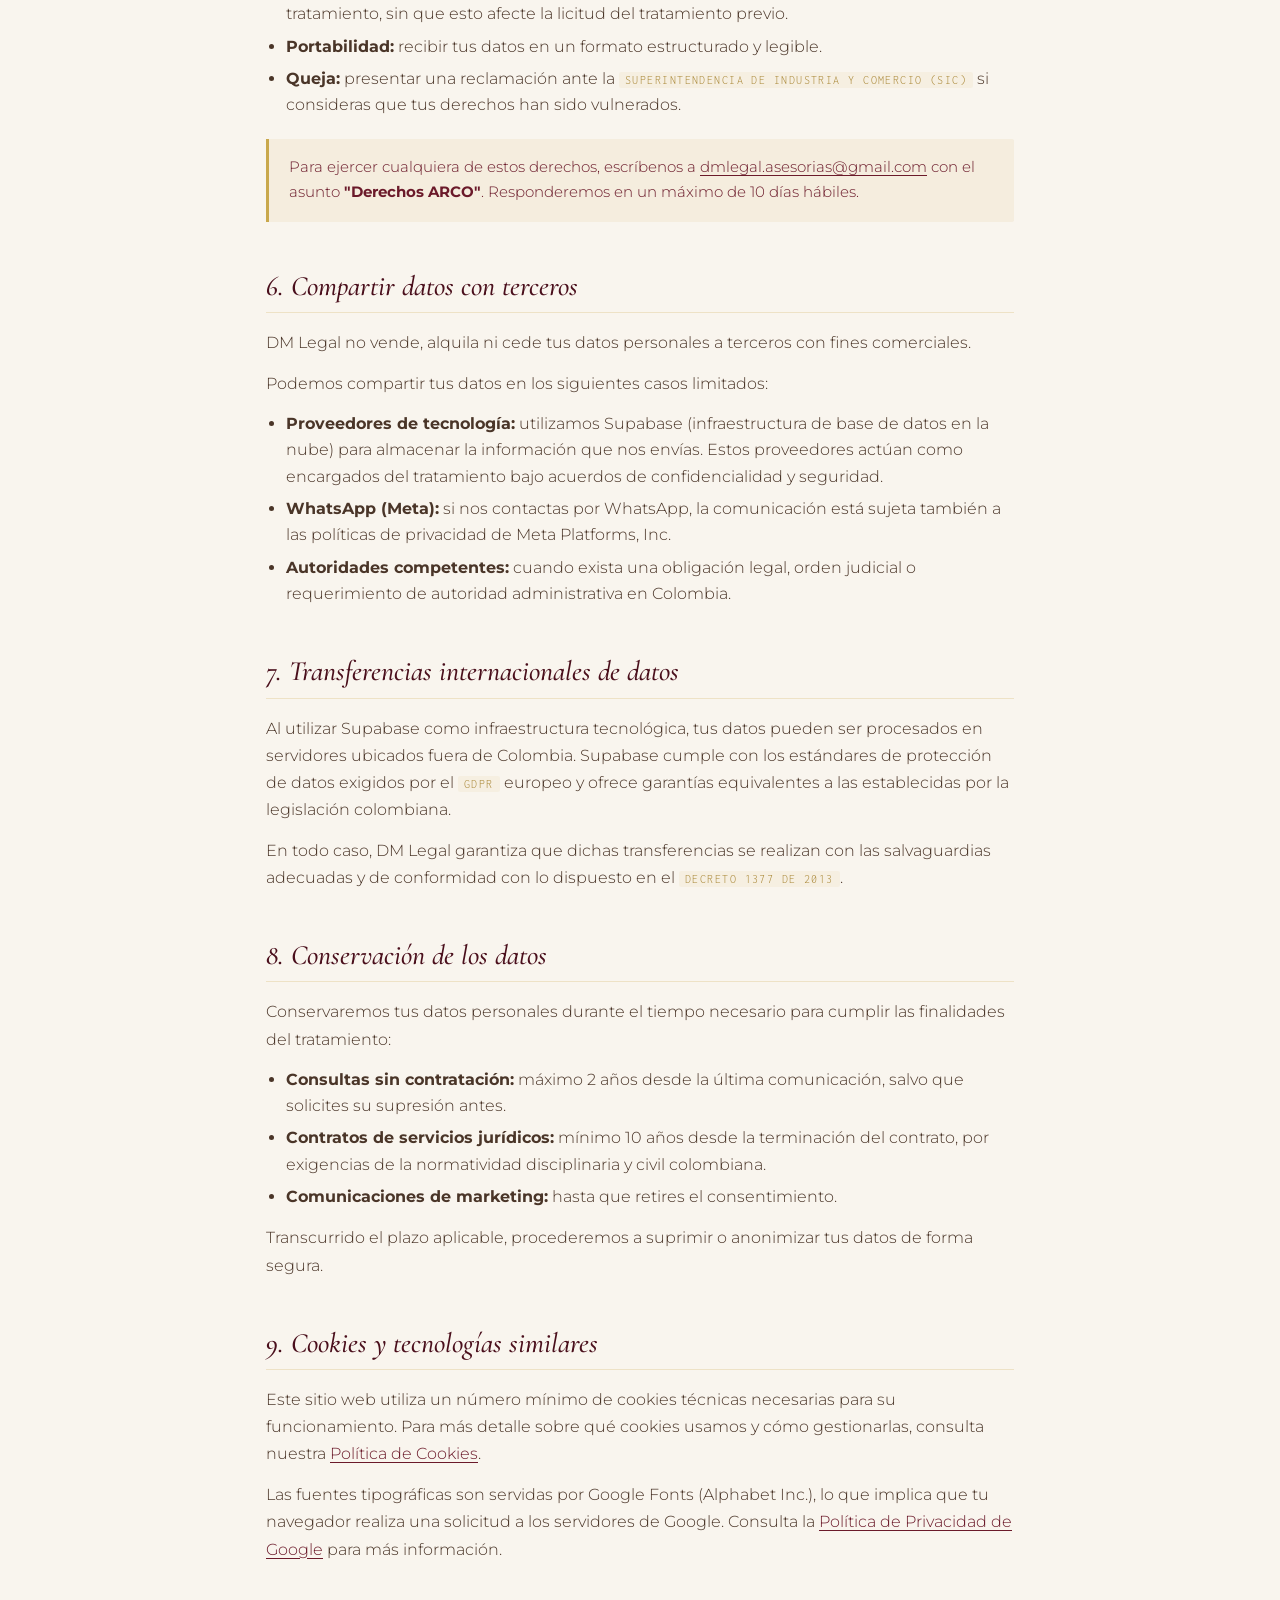
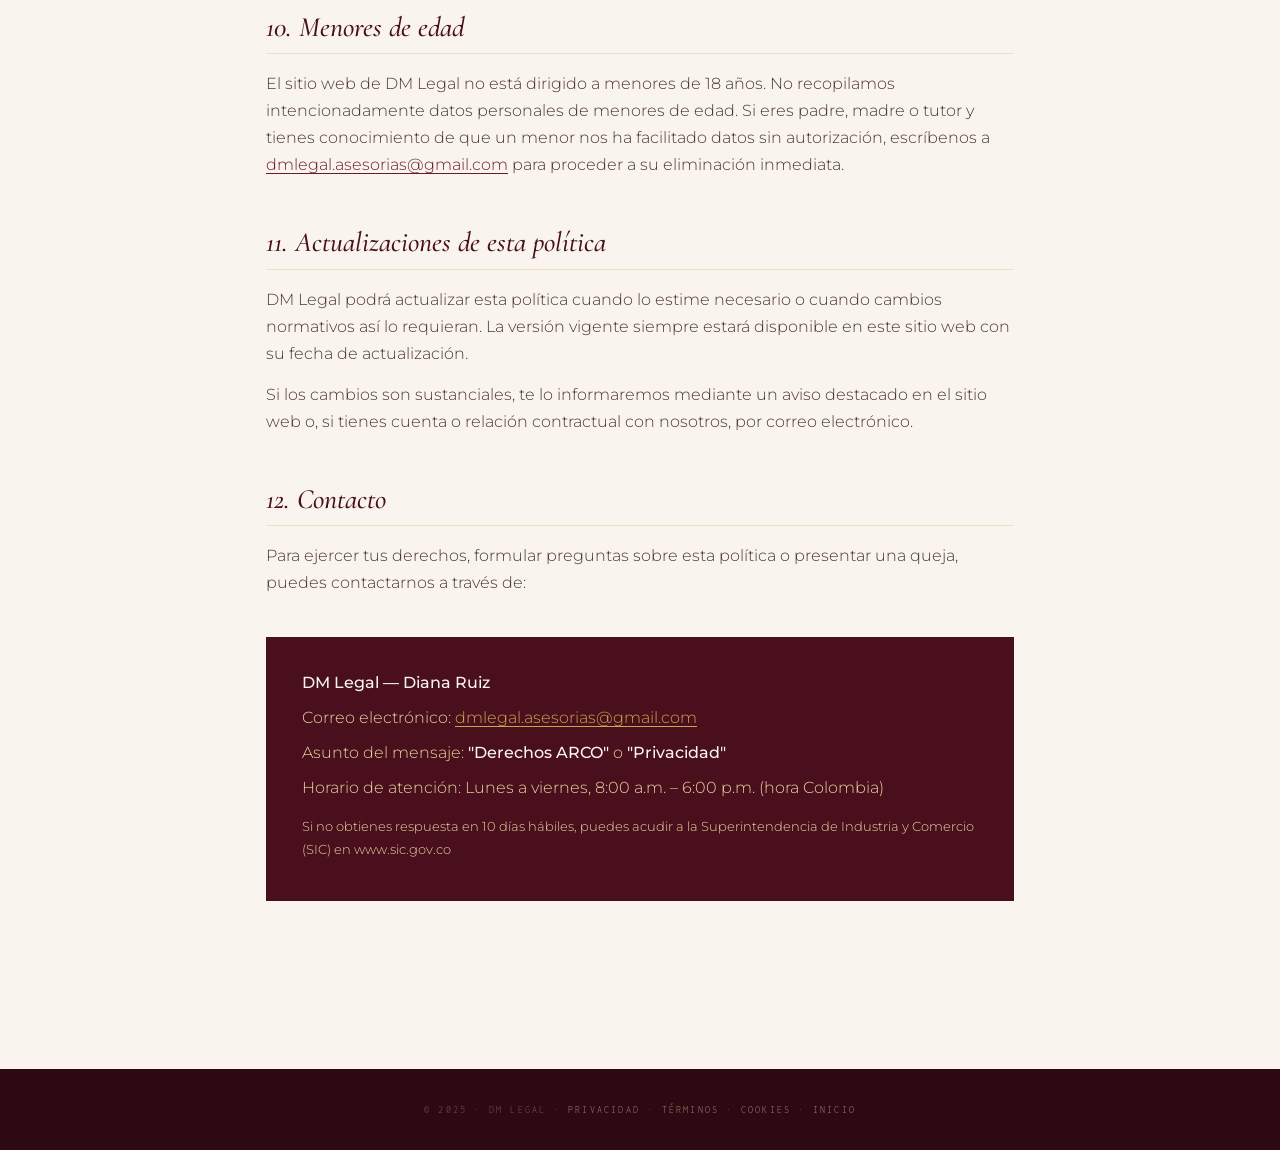
<file: legal/privacidad.html>
<!doctype html>
<html lang="es">
<head>
<meta charset="utf-8">
<meta name="viewport" content="width=device-width,initial-scale=1">
<title>Política de Privacidad · DM Legal</title>
<meta name="description" content="Política de Tratamiento de Datos Personales de DM Legal, conforme a la Ley 1581 de 2012.">
<meta name="robots" content="noindex, follow">
<link rel="preconnect" href="https://fonts.googleapis.com">
<link rel="preconnect" href="https://fonts.gstatic.com" crossorigin>
<link rel="stylesheet" href="../css/legal.css">
</head>
<body>

<!-- ── NAV ── -->
<nav class="legal-nav">
  <a class="legal-nav-brand" href="../index.html">DM Legal</a>
  <a class="legal-nav-back" href="../index.html">Volver al inicio</a>
</nav>

<!-- ── HERO ── -->
<header class="legal-hero">
  <div class="legal-hero-inner">
    <div class="legal-eyebrow">D M L E G A L · P O L Í T I C A S</div>
    <h1>Política de Privacidad y Tratamiento de Datos Personales</h1>
    <div class="legal-hero-meta">Versión 1.0 · Vigente desde el 1 de enero de 2025 · Colombia</div>
  </div>
</header>

<!-- ── CONTENIDO ── -->
<main class="legal-body">

  <!-- Tabla de contenido -->
  <nav class="legal-toc" aria-label="Contenido">
    <div class="legal-toc-title">Contenido</div>
    <ol>
      <li><a href="#responsable">1. Responsable del tratamiento</a></li>
      <li><a href="#base-legal">2. Base legal</a></li>
      <li><a href="#datos">3. Datos que recopilamos</a></li>
      <li><a href="#finalidades">4. Finalidades del tratamiento</a></li>
      <li><a href="#derechos">5. Tus derechos como titular</a></li>
      <li><a href="#terceros">6. Compartir datos con terceros</a></li>
      <li><a href="#transferencias">7. Transferencias internacionales</a></li>
      <li><a href="#conservacion">8. Conservación de los datos</a></li>
      <li><a href="#cookies">9. Cookies y tecnologías similares</a></li>
      <li><a href="#menores">10. Menores de edad</a></li>
      <li><a href="#actualizaciones">11. Actualizaciones de esta política</a></li>
      <li><a href="#contacto">12. Contacto</a></li>
    </ol>
  </nav>

  <div class="legal-highlight">
    <p>Esta política rige el tratamiento de tus datos personales en el sitio web de DM Legal y en toda comunicación derivada de él. Al enviarnos un mensaje o utilizar nuestros servicios, aceptas los términos aquí descritos.</p>
  </div>

  <!-- 1 -->
  <section class="legal-section" id="responsable">
    <h2>1. Responsable del tratamiento</h2>
    <p>El responsable del tratamiento de los datos personales recopilados a través de este sitio web es:</p>
    <ul>
      <li><strong>Nombre:</strong> Diana Ruiz</li>
      <li><strong>Razón social / Marca:</strong> DM Legal</li>
      <li><strong>Ciudad:</strong> Santa Marta, Magdalena · Colombia</li>
      <li><strong>Correo electrónico:</strong> <a href="mailto:dmlegal.asesorias@gmail.com">dmlegal.asesorias@gmail.com</a></li>
      <li><strong>WhatsApp:</strong> disponible en la sección de contacto del sitio web</li>
    </ul>
    <p>En cumplimiento de la <span class="legal-ref">Ley 1581 de 2012</span> y del <span class="legal-ref">Decreto 1377 de 2013</span>, DM Legal actúa como responsable y encargada del tratamiento de los datos personales suministrados por los titulares.</p>
  </section>

  <!-- 2 -->
  <section class="legal-section" id="base-legal">
    <h2>2. Base legal del tratamiento</h2>
    <p>El tratamiento de tus datos personales se realiza bajo las siguientes bases legales, según la <span class="legal-ref">Ley 1581 de 2012</span>:</p>
    <ul>
      <li><strong>Consentimiento:</strong> cuando nos escribes a través del sitio web, WhatsApp o correo electrónico, nos autorizas expresamente a tratar tus datos con la finalidad indicada.</li>
      <li><strong>Ejecución de una relación contractual o precontractual:</strong> cuando solicitas asesoría o contratación de nuestros servicios, el tratamiento es necesario para prestarte el servicio.</li>
      <li><strong>Interés legítimo:</strong> para la gestión interna, el mejoramiento del servicio y el cumplimiento de obligaciones legales aplicables.</li>
    </ul>
  </section>

  <!-- 3 -->
  <section class="legal-section" id="datos">
    <h2>3. Datos que recopilamos</h2>
    <p>Dependiendo de cómo interactúes con DM Legal, podemos recopilar los siguientes datos personales:</p>

    <h3>Datos que tú nos proporcionas directamente</h3>
    <ul>
      <li>Nombre completo</li>
      <li>Número de teléfono / WhatsApp</li>
      <li>Dirección de correo electrónico</li>
      <li>Descripción libre del asunto o situación jurídica que deseas consultar</li>
      <li>Documentos que decidas adjuntar voluntariamente</li>
    </ul>

    <h3>Datos recopilados automáticamente</h3>
    <ul>
      <li>Dirección IP (de forma anonimizada si aplica)</li>
      <li>Tipo de navegador y sistema operativo</li>
      <li>Páginas visitadas y tiempo de permanencia</li>
      <li>Preferencias de cookies (si aplica)</li>
    </ul>

    <p><strong>No recopilamos</strong> datos sensibles (salud, origen étnico, filiación política, orientación sexual) ni datos de menores de 18 años de forma intencional.</p>
  </section>

  <!-- 4 -->
  <section class="legal-section" id="finalidades">
    <h2>4. Finalidades del tratamiento</h2>
    <p>Los datos personales que nos suministras se utilizarán exclusivamente para:</p>
    <ol>
      <li>Atender tu consulta o solicitud de asesoría jurídica.</li>
      <li>Gestionar la relación contractual cuando contrates nuestros servicios.</li>
      <li>Enviarte información relacionada con el asunto que nos consultaste.</li>
      <li>Cumplir con obligaciones legales o requerimientos de autoridades colombianas competentes.</li>
      <li>Mejorar la calidad del servicio prestado (análisis interno agregado, no individual).</li>
      <li>Enviarte comunicaciones de valor relacionadas con el derecho y nuestros servicios, <strong>solo si has dado tu consentimiento expreso</strong> para ello.</li>
    </ol>
    <p>No utilizaremos tus datos para fines distintos a los aquí señalados sin informarte previamente y obtener tu autorización.</p>
  </section>

  <!-- 5 -->
  <section class="legal-section" id="derechos">
    <h2>5. Tus derechos como titular de los datos</h2>
    <p>Conforme a la <span class="legal-ref">Ley 1581 de 2012</span>, tienes los siguientes derechos sobre tus datos personales:</p>
    <ul>
      <li><strong>Acceso:</strong> conocer qué datos tuyos tenemos y cómo los tratamos.</li>
      <li><strong>Rectificación:</strong> corregir datos inexactos o incompletos.</li>
      <li><strong>Supresión:</strong> solicitar la eliminación de tus datos cuando ya no sean necesarios o cuando retires el consentimiento.</li>
      <li><strong>Revocación del consentimiento:</strong> retirar en cualquier momento la autorización para el tratamiento, sin que esto afecte la licitud del tratamiento previo.</li>
      <li><strong>Portabilidad:</strong> recibir tus datos en un formato estructurado y legible.</li>
      <li><strong>Queja:</strong> presentar una reclamación ante la <span class="legal-ref">Superintendencia de Industria y Comercio (SIC)</span> si consideras que tus derechos han sido vulnerados.</li>
    </ul>

    <div class="legal-highlight">
      <p>Para ejercer cualquiera de estos derechos, escríbenos a <a href="mailto:dmlegal.asesorias@gmail.com">dmlegal.asesorias@gmail.com</a> con el asunto <strong>"Derechos ARCO"</strong>. Responderemos en un máximo de 10 días hábiles.</p>
    </div>
  </section>

  <!-- 6 -->
  <section class="legal-section" id="terceros">
    <h2>6. Compartir datos con terceros</h2>
    <p>DM Legal no vende, alquila ni cede tus datos personales a terceros con fines comerciales.</p>
    <p>Podemos compartir tus datos en los siguientes casos limitados:</p>
    <ul>
      <li><strong>Proveedores de tecnología:</strong> utilizamos Supabase (infraestructura de base de datos en la nube) para almacenar la información que nos envías. Estos proveedores actúan como encargados del tratamiento bajo acuerdos de confidencialidad y seguridad.</li>
      <li><strong>WhatsApp (Meta):</strong> si nos contactas por WhatsApp, la comunicación está sujeta también a las políticas de privacidad de Meta Platforms, Inc.</li>
      <li><strong>Autoridades competentes:</strong> cuando exista una obligación legal, orden judicial o requerimiento de autoridad administrativa en Colombia.</li>
    </ul>
  </section>

  <!-- 7 -->
  <section class="legal-section" id="transferencias">
    <h2>7. Transferencias internacionales de datos</h2>
    <p>Al utilizar Supabase como infraestructura tecnológica, tus datos pueden ser procesados en servidores ubicados fuera de Colombia. Supabase cumple con los estándares de protección de datos exigidos por el <span class="legal-ref">GDPR</span> europeo y ofrece garantías equivalentes a las establecidas por la legislación colombiana.</p>
    <p>En todo caso, DM Legal garantiza que dichas transferencias se realizan con las salvaguardias adecuadas y de conformidad con lo dispuesto en el <span class="legal-ref">Decreto 1377 de 2013</span>.</p>
  </section>

  <!-- 8 -->
  <section class="legal-section" id="conservacion">
    <h2>8. Conservación de los datos</h2>
    <p>Conservaremos tus datos personales durante el tiempo necesario para cumplir las finalidades del tratamiento:</p>
    <ul>
      <li><strong>Consultas sin contratación:</strong> máximo 2 años desde la última comunicación, salvo que solicites su supresión antes.</li>
      <li><strong>Contratos de servicios jurídicos:</strong> mínimo 10 años desde la terminación del contrato, por exigencias de la normatividad disciplinaria y civil colombiana.</li>
      <li><strong>Comunicaciones de marketing:</strong> hasta que retires el consentimiento.</li>
    </ul>
    <p>Transcurrido el plazo aplicable, procederemos a suprimir o anonimizar tus datos de forma segura.</p>
  </section>

  <!-- 9 -->
  <section class="legal-section" id="cookies">
    <h2>9. Cookies y tecnologías similares</h2>
    <p>Este sitio web utiliza un número mínimo de cookies técnicas necesarias para su funcionamiento. Para más detalle sobre qué cookies usamos y cómo gestionarlas, consulta nuestra <a href="cookies.html">Política de Cookies</a>.</p>
    <p>Las fuentes tipográficas son servidas por Google Fonts (Alphabet Inc.), lo que implica que tu navegador realiza una solicitud a los servidores de Google. Consulta la <a href="https://policies.google.com/privacy" target="_blank" rel="noopener noreferrer">Política de Privacidad de Google</a> para más información.</p>
  </section>

  <!-- 10 -->
  <section class="legal-section" id="menores">
    <h2>10. Menores de edad</h2>
    <p>El sitio web de DM Legal no está dirigido a menores de 18 años. No recopilamos intencionadamente datos personales de menores de edad. Si eres padre, madre o tutor y tienes conocimiento de que un menor nos ha facilitado datos sin autorización, escríbenos a <a href="mailto:dmlegal.asesorias@gmail.com">dmlegal.asesorias@gmail.com</a> para proceder a su eliminación inmediata.</p>
  </section>

  <!-- 11 -->
  <section class="legal-section" id="actualizaciones">
    <h2>11. Actualizaciones de esta política</h2>
    <p>DM Legal podrá actualizar esta política cuando lo estime necesario o cuando cambios normativos así lo requieran. La versión vigente siempre estará disponible en este sitio web con su fecha de actualización.</p>
    <p>Si los cambios son sustanciales, te lo informaremos mediante un aviso destacado en el sitio web o, si tienes cuenta o relación contractual con nosotros, por correo electrónico.</p>
  </section>

  <!-- 12 -->
  <section class="legal-section" id="contacto">
    <h2>12. Contacto</h2>
    <p>Para ejercer tus derechos, formular preguntas sobre esta política o presentar una queja, puedes contactarnos a través de:</p>
    <div class="legal-contact-box">
      <p><strong>DM Legal — Diana Ruiz</strong></p>
      <p>Correo electrónico: <a href="mailto:dmlegal.asesorias@gmail.com">dmlegal.asesorias@gmail.com</a></p>
      <p>Asunto del mensaje: <strong>"Derechos ARCO"</strong> o <strong>"Privacidad"</strong></p>
      <p>Horario de atención: Lunes a viernes, 8:00 a.m. – 6:00 p.m. (hora Colombia)</p>
      <p style="margin-top:14px; font-size:13px; color:rgba(232,213,163,0.65);">Si no obtienes respuesta en 10 días hábiles, puedes acudir a la Superintendencia de Industria y Comercio (SIC) en www.sic.gov.co</p>
    </div>
  </section>

</main>

<!-- ── FOOTER ── -->
<footer class="legal-footer">
  <p>© 2025 · DM Legal · <a href="privacidad.html">Privacidad</a> · <a href="terminos.html">Términos</a> · <a href="cookies.html">Cookies</a> · <a href="../index.html">Inicio</a></p>
</footer>

</body>
</html>
</file>
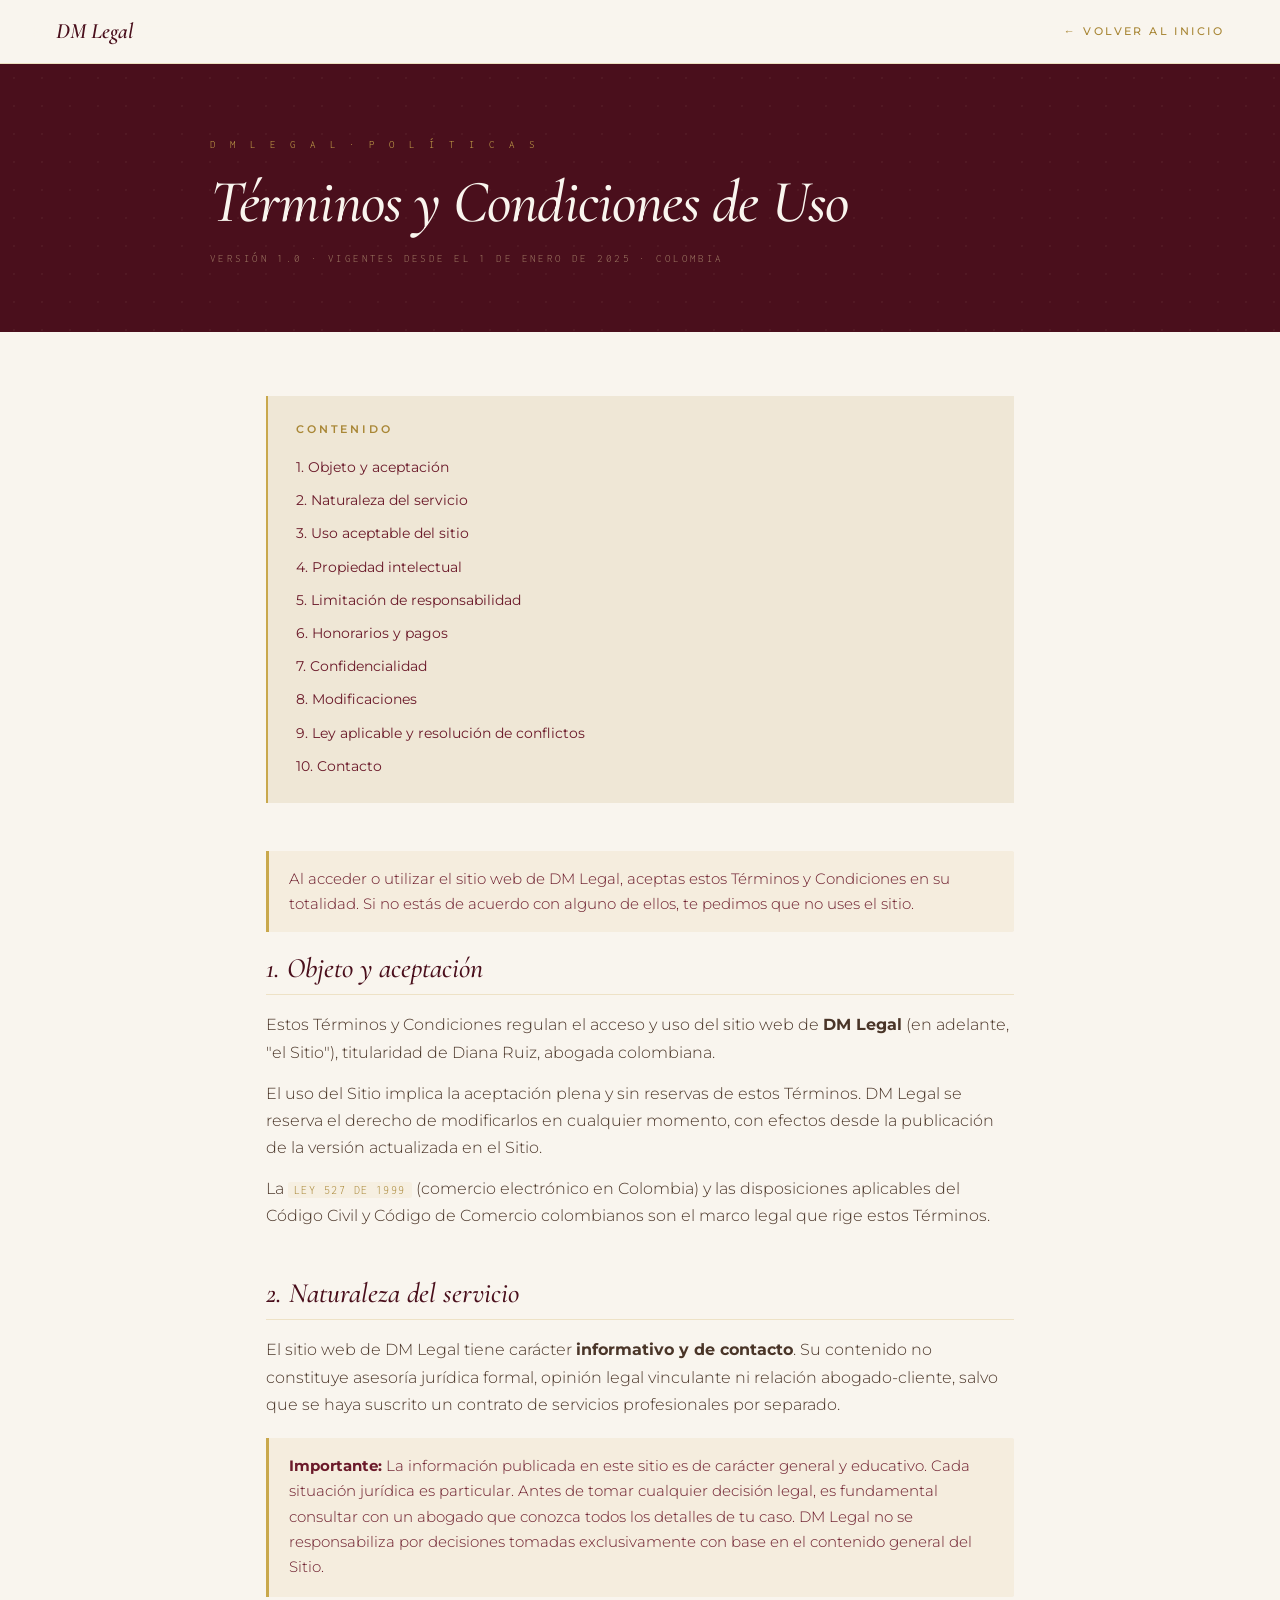
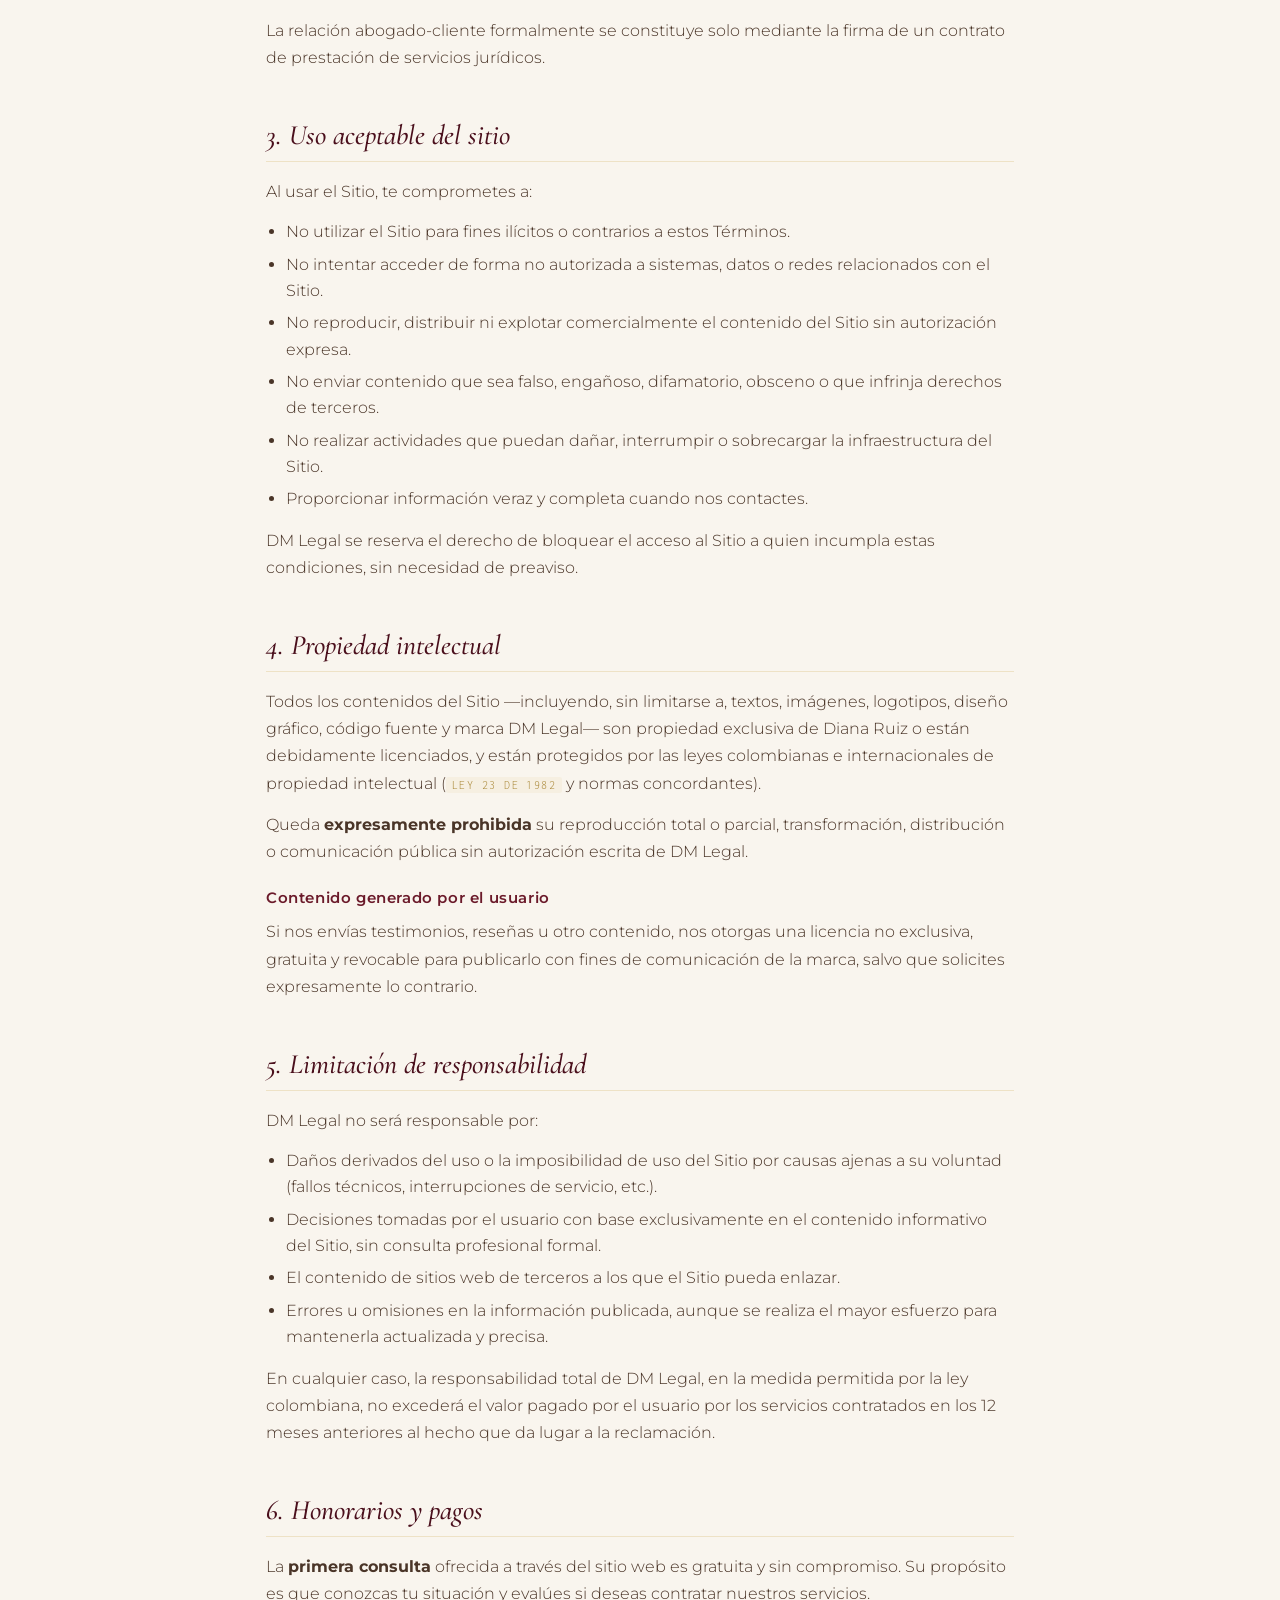
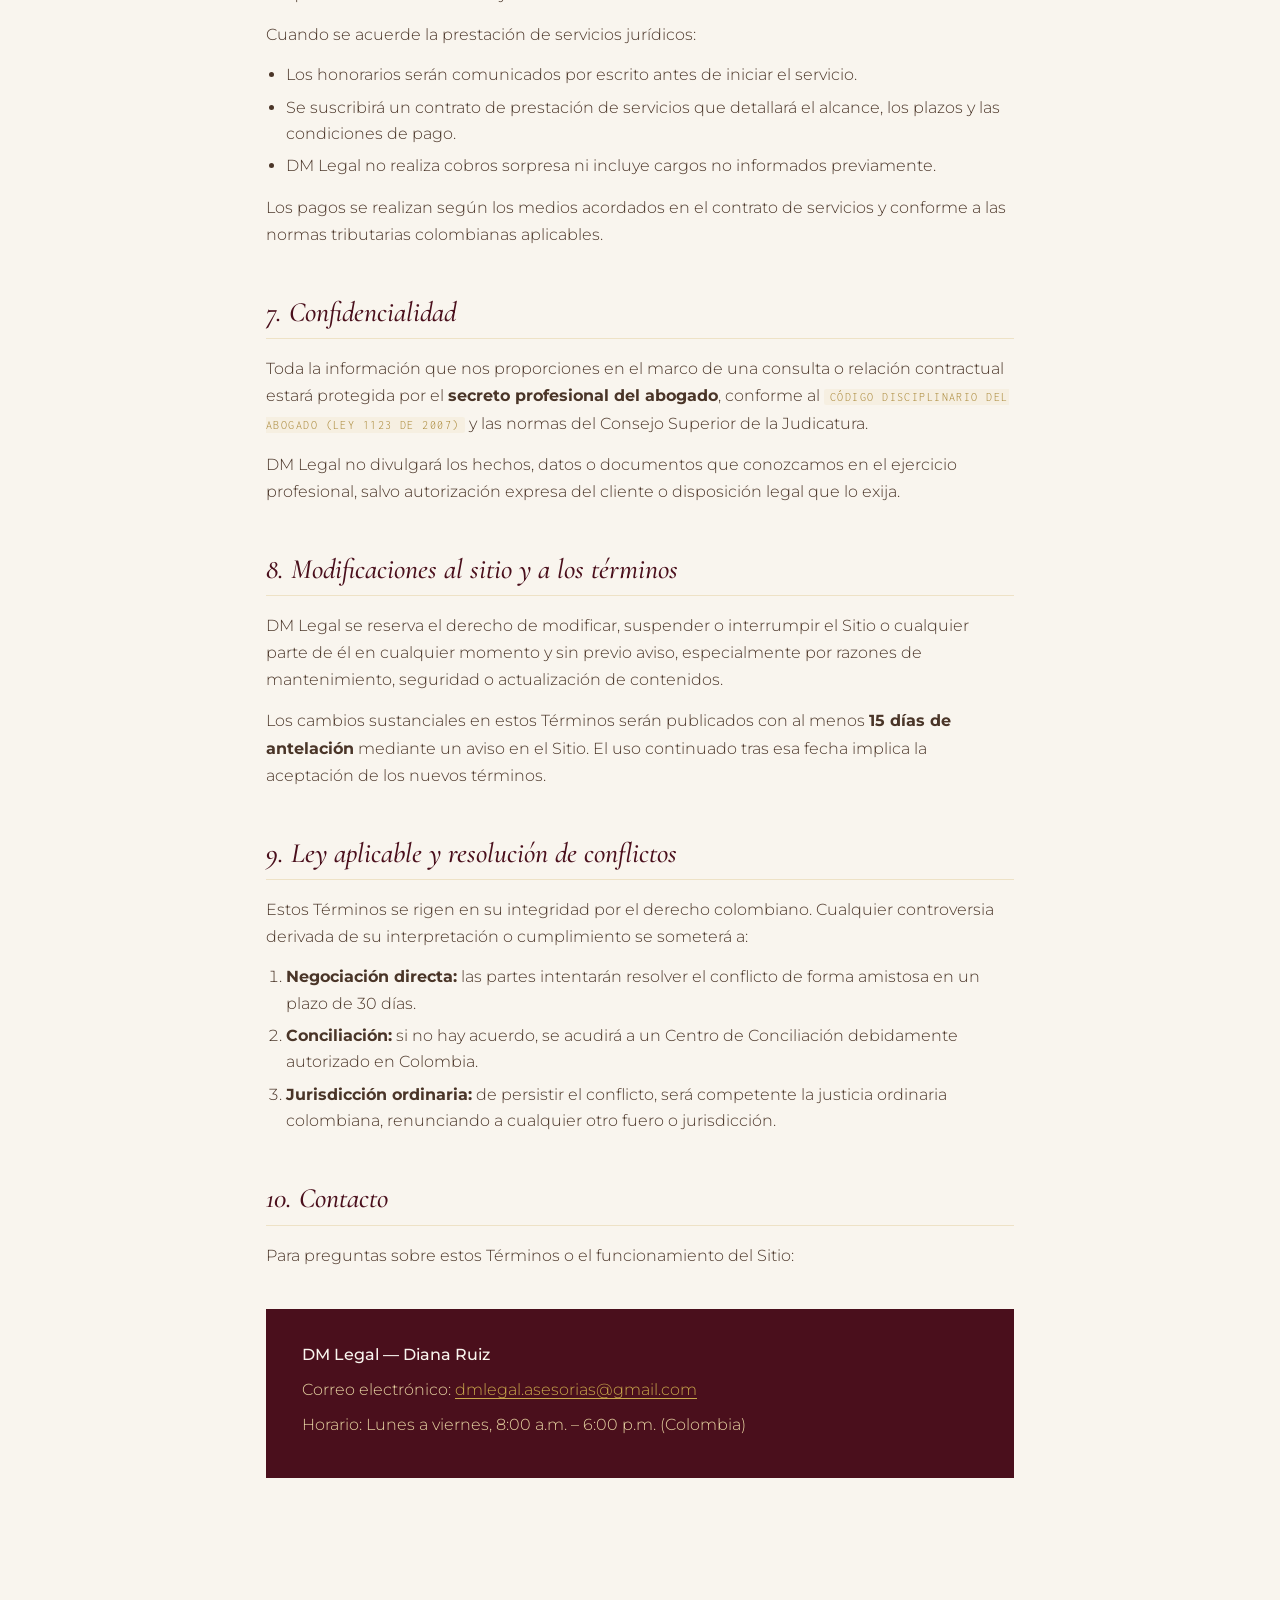
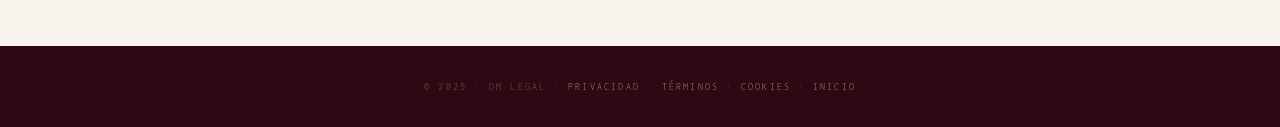
<file: legal/terminos.html>
<!doctype html>
<html lang="es">
<head>
<meta charset="utf-8">
<meta name="viewport" content="width=device-width,initial-scale=1">
<title>Términos y Condiciones · DM Legal</title>
<meta name="description" content="Términos y condiciones de uso del sitio web DM Legal.">
<meta name="robots" content="noindex, follow">
<link rel="preconnect" href="https://fonts.googleapis.com">
<link rel="preconnect" href="https://fonts.gstatic.com" crossorigin>
<link rel="stylesheet" href="../css/legal.css">
</head>
<body>

<!-- ── NAV ── -->
<nav class="legal-nav">
  <a class="legal-nav-brand" href="../index.html">DM Legal</a>
  <a class="legal-nav-back" href="../index.html">Volver al inicio</a>
</nav>

<!-- ── HERO ── -->
<header class="legal-hero">
  <div class="legal-hero-inner">
    <div class="legal-eyebrow">D M L E G A L · P O L Í T I C A S</div>
    <h1>Términos y Condiciones de Uso</h1>
    <div class="legal-hero-meta">Versión 1.0 · Vigentes desde el 1 de enero de 2025 · Colombia</div>
  </div>
</header>

<!-- ── CONTENIDO ── -->
<main class="legal-body">

  <nav class="legal-toc" aria-label="Contenido">
    <div class="legal-toc-title">Contenido</div>
    <ol>
      <li><a href="#objeto">1. Objeto y aceptación</a></li>
      <li><a href="#naturaleza">2. Naturaleza del servicio</a></li>
      <li><a href="#uso-aceptable">3. Uso aceptable del sitio</a></li>
      <li><a href="#propiedad">4. Propiedad intelectual</a></li>
      <li><a href="#responsabilidad">5. Limitación de responsabilidad</a></li>
      <li><a href="#honorarios">6. Honorarios y pagos</a></li>
      <li><a href="#confidencialidad">7. Confidencialidad</a></li>
      <li><a href="#modificaciones">8. Modificaciones</a></li>
      <li><a href="#ley">9. Ley aplicable y resolución de conflictos</a></li>
      <li><a href="#contacto-terminos">10. Contacto</a></li>
    </ol>
  </nav>

  <div class="legal-highlight">
    <p>Al acceder o utilizar el sitio web de DM Legal, aceptas estos Términos y Condiciones en su totalidad. Si no estás de acuerdo con alguno de ellos, te pedimos que no uses el sitio.</p>
  </div>

  <!-- 1 -->
  <section class="legal-section" id="objeto">
    <h2>1. Objeto y aceptación</h2>
    <p>Estos Términos y Condiciones regulan el acceso y uso del sitio web de <strong>DM Legal</strong> (en adelante, "el Sitio"), titularidad de Diana Ruiz, abogada colombiana.</p>
    <p>El uso del Sitio implica la aceptación plena y sin reservas de estos Términos. DM Legal se reserva el derecho de modificarlos en cualquier momento, con efectos desde la publicación de la versión actualizada en el Sitio.</p>
    <p>La <span class="legal-ref">Ley 527 de 1999</span> (comercio electrónico en Colombia) y las disposiciones aplicables del Código Civil y Código de Comercio colombianos son el marco legal que rige estos Términos.</p>
  </section>

  <!-- 2 -->
  <section class="legal-section" id="naturaleza">
    <h2>2. Naturaleza del servicio</h2>
    <p>El sitio web de DM Legal tiene carácter <strong>informativo y de contacto</strong>. Su contenido no constituye asesoría jurídica formal, opinión legal vinculante ni relación abogado-cliente, salvo que se haya suscrito un contrato de servicios profesionales por separado.</p>

    <div class="legal-highlight">
      <p><strong>Importante:</strong> La información publicada en este sitio es de carácter general y educativo. Cada situación jurídica es particular. Antes de tomar cualquier decisión legal, es fundamental consultar con un abogado que conozca todos los detalles de tu caso. DM Legal no se responsabiliza por decisiones tomadas exclusivamente con base en el contenido general del Sitio.</p>
    </div>

    <p>La relación abogado-cliente formalmente se constituye solo mediante la firma de un contrato de prestación de servicios jurídicos.</p>
  </section>

  <!-- 3 -->
  <section class="legal-section" id="uso-aceptable">
    <h2>3. Uso aceptable del sitio</h2>
    <p>Al usar el Sitio, te comprometes a:</p>
    <ul>
      <li>No utilizar el Sitio para fines ilícitos o contrarios a estos Términos.</li>
      <li>No intentar acceder de forma no autorizada a sistemas, datos o redes relacionados con el Sitio.</li>
      <li>No reproducir, distribuir ni explotar comercialmente el contenido del Sitio sin autorización expresa.</li>
      <li>No enviar contenido que sea falso, engañoso, difamatorio, obsceno o que infrinja derechos de terceros.</li>
      <li>No realizar actividades que puedan dañar, interrumpir o sobrecargar la infraestructura del Sitio.</li>
      <li>Proporcionar información veraz y completa cuando nos contactes.</li>
    </ul>
    <p>DM Legal se reserva el derecho de bloquear el acceso al Sitio a quien incumpla estas condiciones, sin necesidad de preaviso.</p>
  </section>

  <!-- 4 -->
  <section class="legal-section" id="propiedad">
    <h2>4. Propiedad intelectual</h2>
    <p>Todos los contenidos del Sitio —incluyendo, sin limitarse a, textos, imágenes, logotipos, diseño gráfico, código fuente y marca DM Legal— son propiedad exclusiva de Diana Ruiz o están debidamente licenciados, y están protegidos por las leyes colombianas e internacionales de propiedad intelectual (<span class="legal-ref">Ley 23 de 1982</span> y normas concordantes).</p>
    <p>Queda <strong>expresamente prohibida</strong> su reproducción total o parcial, transformación, distribución o comunicación pública sin autorización escrita de DM Legal.</p>
    <h3>Contenido generado por el usuario</h3>
    <p>Si nos envías testimonios, reseñas u otro contenido, nos otorgas una licencia no exclusiva, gratuita y revocable para publicarlo con fines de comunicación de la marca, salvo que solicites expresamente lo contrario.</p>
  </section>

  <!-- 5 -->
  <section class="legal-section" id="responsabilidad">
    <h2>5. Limitación de responsabilidad</h2>
    <p>DM Legal no será responsable por:</p>
    <ul>
      <li>Daños derivados del uso o la imposibilidad de uso del Sitio por causas ajenas a su voluntad (fallos técnicos, interrupciones de servicio, etc.).</li>
      <li>Decisiones tomadas por el usuario con base exclusivamente en el contenido informativo del Sitio, sin consulta profesional formal.</li>
      <li>El contenido de sitios web de terceros a los que el Sitio pueda enlazar.</li>
      <li>Errores u omisiones en la información publicada, aunque se realiza el mayor esfuerzo para mantenerla actualizada y precisa.</li>
    </ul>
    <p>En cualquier caso, la responsabilidad total de DM Legal, en la medida permitida por la ley colombiana, no excederá el valor pagado por el usuario por los servicios contratados en los 12 meses anteriores al hecho que da lugar a la reclamación.</p>
  </section>

  <!-- 6 -->
  <section class="legal-section" id="honorarios">
    <h2>6. Honorarios y pagos</h2>
    <p>La <strong>primera consulta</strong> ofrecida a través del sitio web es gratuita y sin compromiso. Su propósito es que conozcas tu situación y evalúes si deseas contratar nuestros servicios.</p>
    <p>Cuando se acuerde la prestación de servicios jurídicos:</p>
    <ul>
      <li>Los honorarios serán comunicados por escrito antes de iniciar el servicio.</li>
      <li>Se suscribirá un contrato de prestación de servicios que detallará el alcance, los plazos y las condiciones de pago.</li>
      <li>DM Legal no realiza cobros sorpresa ni incluye cargos no informados previamente.</li>
    </ul>
    <p>Los pagos se realizan según los medios acordados en el contrato de servicios y conforme a las normas tributarias colombianas aplicables.</p>
  </section>

  <!-- 7 -->
  <section class="legal-section" id="confidencialidad">
    <h2>7. Confidencialidad</h2>
    <p>Toda la información que nos proporciones en el marco de una consulta o relación contractual estará protegida por el <strong>secreto profesional del abogado</strong>, conforme al <span class="legal-ref">Código Disciplinario del Abogado (Ley 1123 de 2007)</span> y las normas del Consejo Superior de la Judicatura.</p>
    <p>DM Legal no divulgará los hechos, datos o documentos que conozcamos en el ejercicio profesional, salvo autorización expresa del cliente o disposición legal que lo exija.</p>
  </section>

  <!-- 8 -->
  <section class="legal-section" id="modificaciones">
    <h2>8. Modificaciones al sitio y a los términos</h2>
    <p>DM Legal se reserva el derecho de modificar, suspender o interrumpir el Sitio o cualquier parte de él en cualquier momento y sin previo aviso, especialmente por razones de mantenimiento, seguridad o actualización de contenidos.</p>
    <p>Los cambios sustanciales en estos Términos serán publicados con al menos <strong>15 días de antelación</strong> mediante un aviso en el Sitio. El uso continuado tras esa fecha implica la aceptación de los nuevos términos.</p>
  </section>

  <!-- 9 -->
  <section class="legal-section" id="ley">
    <h2>9. Ley aplicable y resolución de conflictos</h2>
    <p>Estos Términos se rigen en su integridad por el derecho colombiano. Cualquier controversia derivada de su interpretación o cumplimiento se someterá a:</p>
    <ol>
      <li><strong>Negociación directa:</strong> las partes intentarán resolver el conflicto de forma amistosa en un plazo de 30 días.</li>
      <li><strong>Conciliación:</strong> si no hay acuerdo, se acudirá a un Centro de Conciliación debidamente autorizado en Colombia.</li>
      <li><strong>Jurisdicción ordinaria:</strong> de persistir el conflicto, será competente la justicia ordinaria colombiana, renunciando a cualquier otro fuero o jurisdicción.</li>
    </ol>
  </section>

  <!-- 10 -->
  <section class="legal-section" id="contacto-terminos">
    <h2>10. Contacto</h2>
    <p>Para preguntas sobre estos Términos o el funcionamiento del Sitio:</p>
    <div class="legal-contact-box">
      <p><strong>DM Legal — Diana Ruiz</strong></p>
      <p>Correo electrónico: <a href="mailto:dmlegal.asesorias@gmail.com">dmlegal.asesorias@gmail.com</a></p>
      <p>Horario: Lunes a viernes, 8:00 a.m. – 6:00 p.m. (Colombia)</p>
    </div>
  </section>

</main>

<!-- ── FOOTER ── -->
<footer class="legal-footer">
  <p>© 2025 · DM Legal · <a href="privacidad.html">Privacidad</a> · <a href="terminos.html">Términos</a> · <a href="cookies.html">Cookies</a> · <a href="../index.html">Inicio</a></p>
</footer>

</body>
</html>
</file>
<file: css/legal.css>
/* DM Legal — Estilos compartidos para páginas legales
   Reutiliza la paleta y tipografía del Design System v1.0 */

@import url('https://fonts.googleapis.com/css2?family=Cormorant+Garamond:ital,wght@1,400;1,500;1,600&family=Inconsolata:wght@400;500&family=Montserrat:wght@300;400;500;600;800&display=swap');

:root {
  --c-guinda:       #4A0F1C;
  --c-borgona:      #6B1A2A;
  --c-oro:          #C9A84C;
  --c-champagne:    #E8D5A3;
  --c-crema:        #F9F5EE;
  --c-guinda-deep:  #2E0812;
  --c-oro-deep:     #A98736;
  --c-crema-warm:   #EFE7D6;

  --font-display: "Cormorant Garamond", Georgia, serif;
  --font-body:    "Montserrat", Arial, sans-serif;
  --font-mono:    "Inconsolata", monospace;

  --ease-out: cubic-bezier(0.23, 1, 0.32, 1);
}

*, *::before, *::after { box-sizing: border-box; margin: 0; padding: 0; }

html { scroll-behavior: smooth; }

body {
  background: var(--c-crema);
  color: var(--c-guinda-deep);
  font-family: var(--font-body);
  font-weight: 300;
  font-size: 16px;
  line-height: 1.7;
  -webkit-font-smoothing: antialiased;
}

img { max-width: 100%; display: block; }
a   { color: var(--c-borgona); text-decoration: underline; text-underline-offset: 3px; }
a:hover { color: var(--c-oro-deep); }

/* ── NAV ── */
.legal-nav {
  position: sticky;
  top: 0;
  z-index: 50;
  background: rgba(249,245,238,0.92);
  backdrop-filter: blur(20px) saturate(180%);
  -webkit-backdrop-filter: blur(20px) saturate(180%);
  border-bottom: 1px solid rgba(201,168,76,0.28);
  padding: 0 56px;
  height: 64px;
  display: flex;
  align-items: center;
  justify-content: space-between;
}
.legal-nav-brand {
  font-family: var(--font-display);
  font-style: italic;
  font-weight: 600;
  font-size: 22px;
  color: var(--c-guinda);
  text-decoration: none;
}
.legal-nav-back {
  font-family: var(--font-body);
  font-weight: 500;
  font-size: 11px;
  letter-spacing: 0.22em;
  text-transform: uppercase;
  color: var(--c-oro-deep);
  text-decoration: none;
  display: flex;
  align-items: center;
  gap: 6px;
  transition: color .2s;
}
.legal-nav-back:hover { color: var(--c-borgona); }
.legal-nav-back::before { content: "←"; font-family: sans-serif; }

/* ── HERO DE PÁGINA LEGAL ── */
.legal-hero {
  background: var(--c-guinda);
  padding: 72px 56px 64px;
  position: relative;
  overflow: hidden;
}
.legal-hero::before {
  content: "";
  position: absolute; inset: 0;
  background-image: radial-gradient(rgba(232,213,163,0.05) 1px, transparent 1px);
  background-size: 28px 28px;
}
.legal-hero-inner {
  position: relative;
  max-width: 860px;
  margin: 0 auto;
}
.legal-eyebrow {
  font-family: var(--font-mono);
  font-size: 11px;
  letter-spacing: 0.36em;
  text-transform: uppercase;
  color: var(--c-oro);
  margin-bottom: 16px;
}
.legal-hero h1 {
  font-family: var(--font-display);
  font-style: italic;
  font-weight: 500;
  font-size: clamp(36px, 5vw, 60px);
  line-height: 1.05;
  letter-spacing: -0.015em;
  color: var(--c-crema);
  margin-bottom: 16px;
}
.legal-hero-meta {
  font-family: var(--font-mono);
  font-size: 11px;
  letter-spacing: 0.22em;
  text-transform: uppercase;
  color: rgba(232,213,163,0.55);
}

/* ── CONTENIDO LEGAL ── */
.legal-body {
  max-width: 860px;
  margin: 0 auto;
  padding: 64px 56px 120px;
}

.legal-toc {
  background: var(--c-crema-warm);
  border-left: 2px solid var(--c-oro);
  padding: 24px 28px;
  margin-bottom: 48px;
}
.legal-toc-title {
  font-family: var(--font-body);
  font-weight: 600;
  font-size: 11px;
  letter-spacing: 0.26em;
  text-transform: uppercase;
  color: var(--c-oro-deep);
  margin-bottom: 14px;
}
.legal-toc ol {
  list-style: none;
  display: flex;
  flex-direction: column;
  gap: 6px;
}
.legal-toc a {
  font-size: 14px;
  font-weight: 400;
  color: var(--c-borgona);
  text-decoration: none;
  counter-increment: none;
}
.legal-toc a:hover { color: var(--c-oro-deep); text-decoration: underline; }

.legal-section {
  margin-bottom: 48px;
  scroll-margin-top: 80px;
}
.legal-section h2 {
  font-family: var(--font-display);
  font-style: italic;
  font-weight: 500;
  font-size: 28px;
  line-height: 1.15;
  color: var(--c-guinda);
  margin-bottom: 16px;
  padding-bottom: 10px;
  border-bottom: 1px solid rgba(201,168,76,0.25);
}
.legal-section h3 {
  font-family: var(--font-body);
  font-weight: 600;
  font-size: 15px;
  letter-spacing: 0.04em;
  color: var(--c-borgona);
  margin: 20px 0 8px;
}
.legal-section p {
  margin-bottom: 14px;
  color: #4a3528;
  font-size: 15.5px;
  line-height: 1.75;
}
.legal-section ul,
.legal-section ol {
  padding-left: 20px;
  margin-bottom: 14px;
  display: flex;
  flex-direction: column;
  gap: 6px;
}
.legal-section li {
  color: #4a3528;
  font-size: 15.5px;
  line-height: 1.7;
}
.legal-section ul { list-style: disc; }
.legal-section ol { list-style: decimal; }

.legal-highlight {
  background: rgba(201,168,76,0.10);
  border-left: 3px solid var(--c-oro);
  padding: 16px 20px;
  margin: 20px 0;
  border-radius: 0 2px 2px 0;
}
.legal-highlight p { margin: 0; font-size: 14.5px; color: var(--c-borgona); }

.legal-ref {
  font-family: var(--font-mono);
  font-size: 12px;
  letter-spacing: 0.12em;
  text-transform: uppercase;
  color: var(--c-oro-deep);
  background: rgba(201,168,76,0.08);
  padding: 2px 6px;
  border-radius: 2px;
}

.legal-contact-box {
  background: var(--c-guinda);
  padding: 32px 36px;
  margin-top: 40px;
}
.legal-contact-box p {
  color: var(--c-champagne) !important;
  margin-bottom: 8px;
}
.legal-contact-box a { color: var(--c-oro); }
.legal-contact-box strong { color: var(--c-crema); font-weight: 500; }

/* ── FOOTER ── */
.legal-footer {
  background: var(--c-guinda-deep);
  padding: 32px 56px;
  text-align: center;
}
.legal-footer p {
  font-family: var(--font-mono);
  font-size: 10px;
  letter-spacing: 0.22em;
  text-transform: uppercase;
  color: rgba(232,213,163,0.40);
}
.legal-footer a {
  color: rgba(232,213,163,0.60);
  text-decoration: none;
}
.legal-footer a:hover { color: var(--c-oro); }

/* ── RESPONSIVE ── */
@media (max-width: 768px) {
  .legal-nav        { padding: 0 22px; }
  .legal-hero       { padding: 48px 22px 40px; }
  .legal-body       { padding: 40px 22px 80px; }
  .legal-footer     { padding: 24px 22px; }
}
</file>
